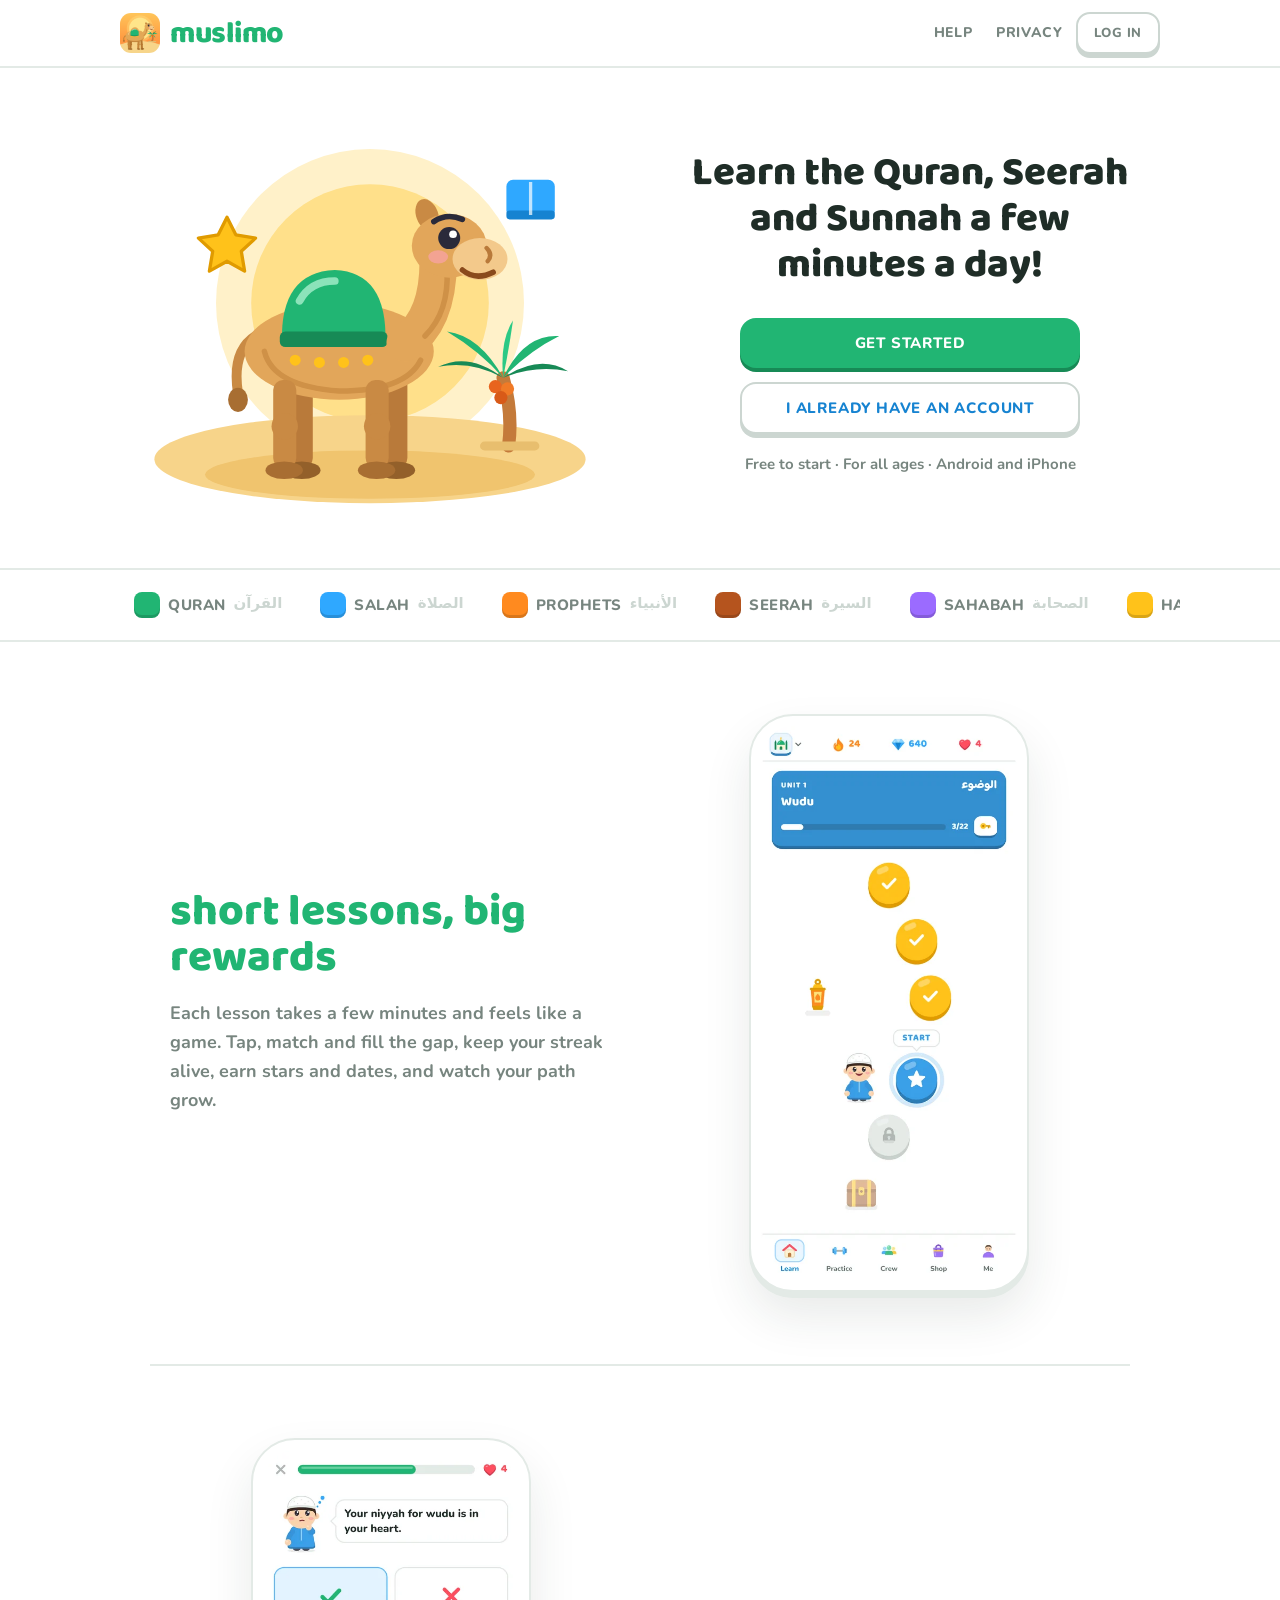
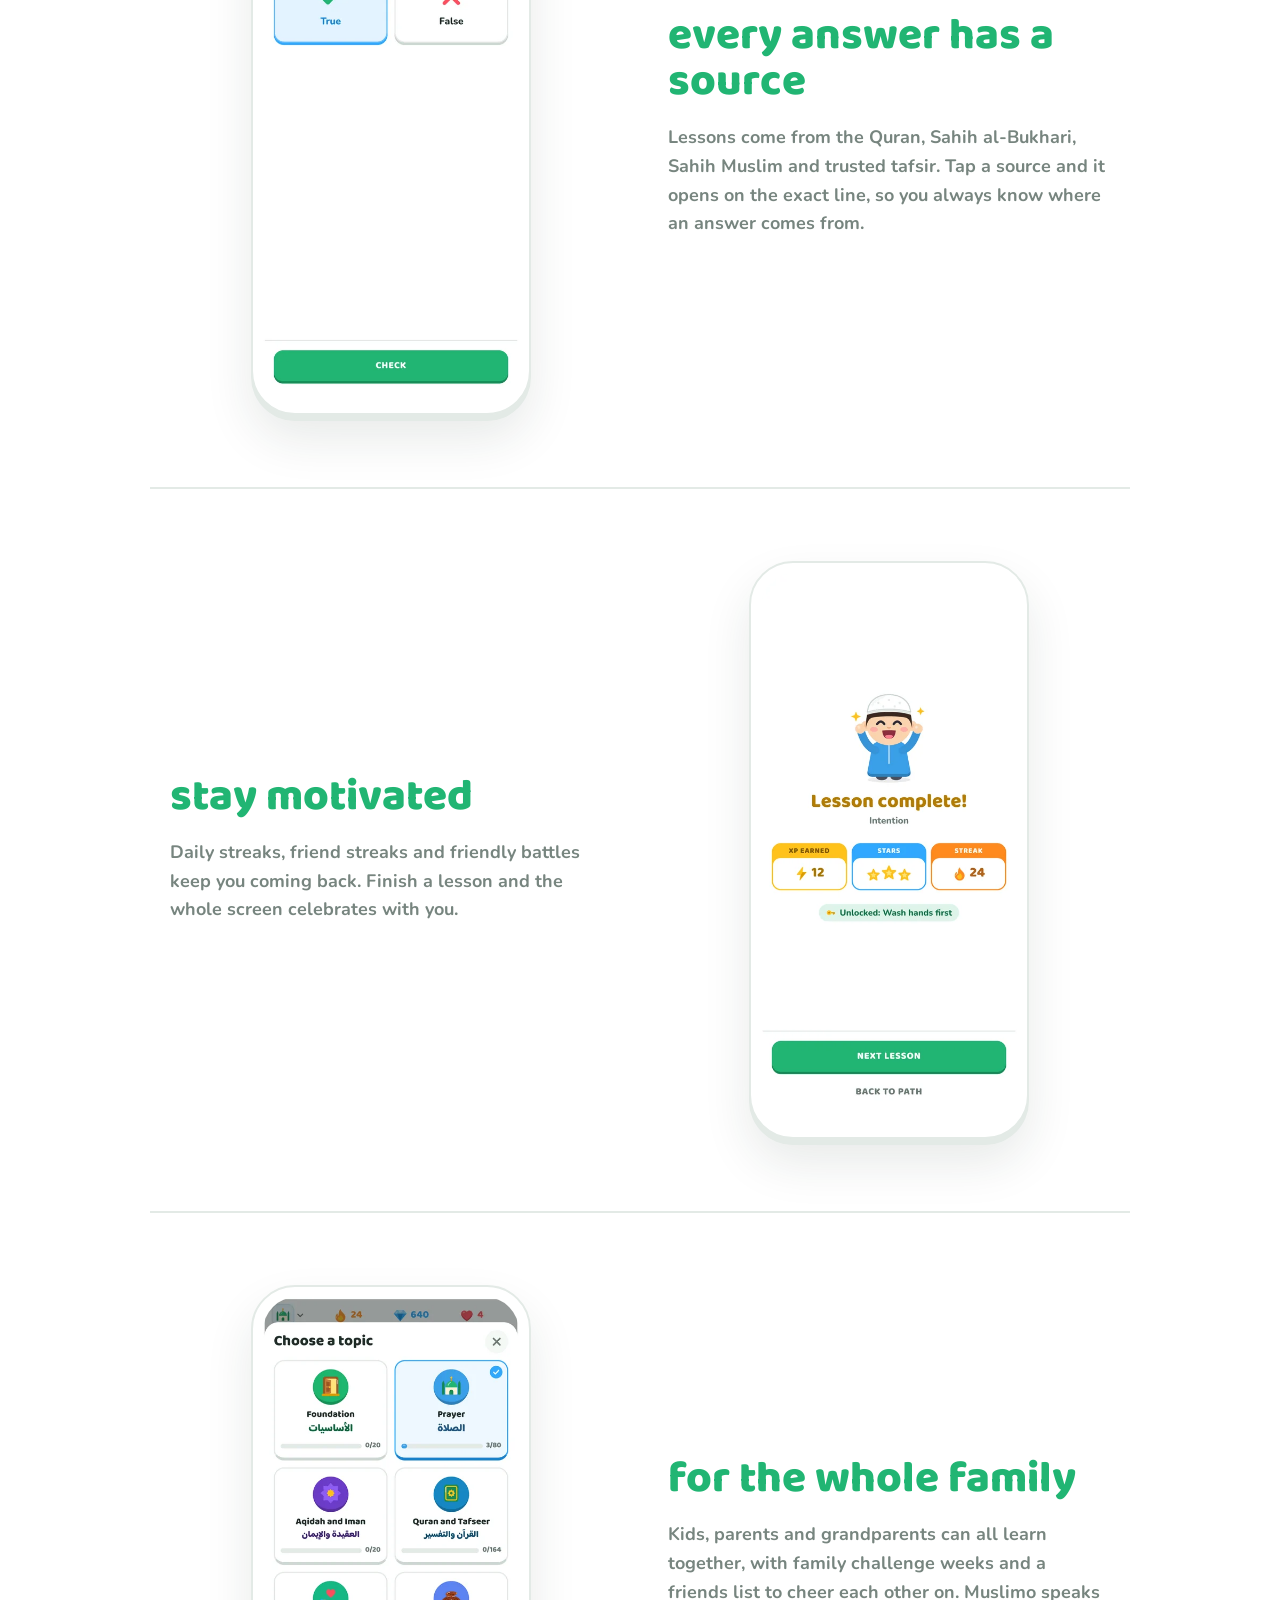
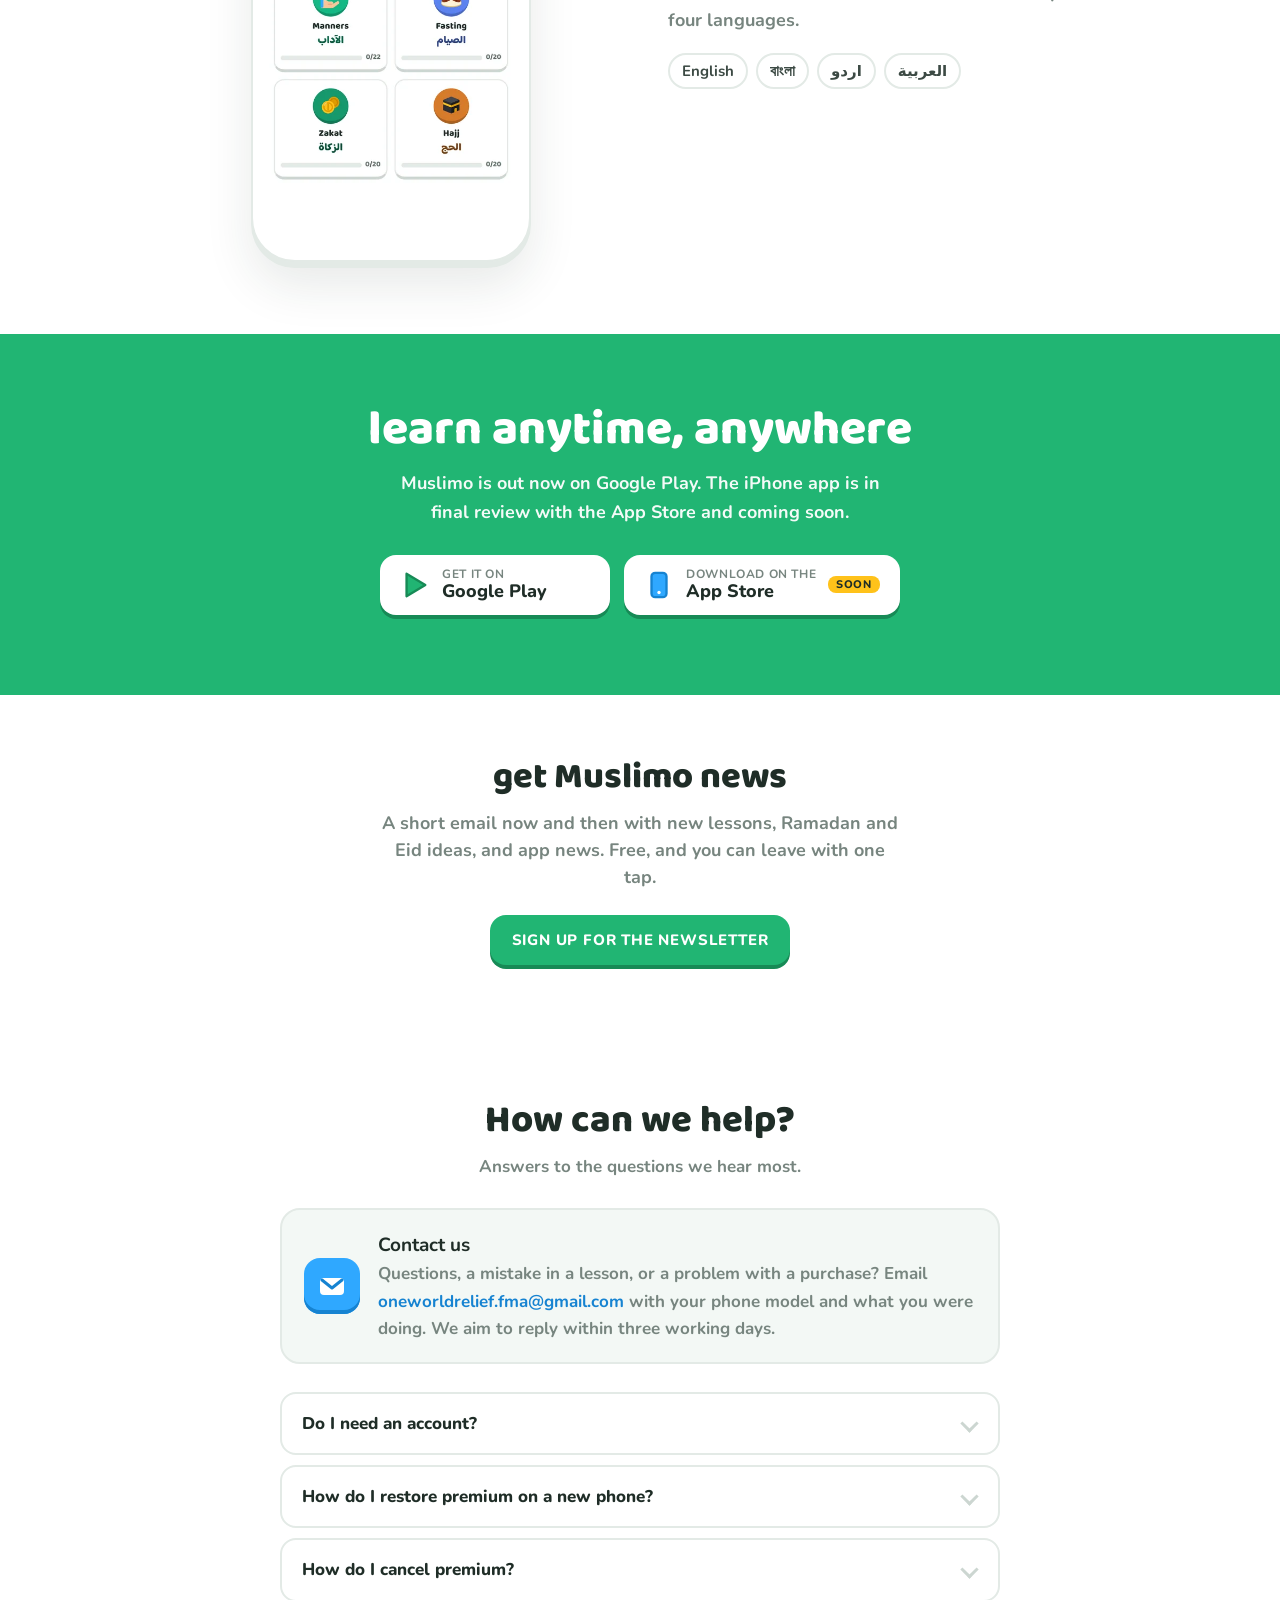
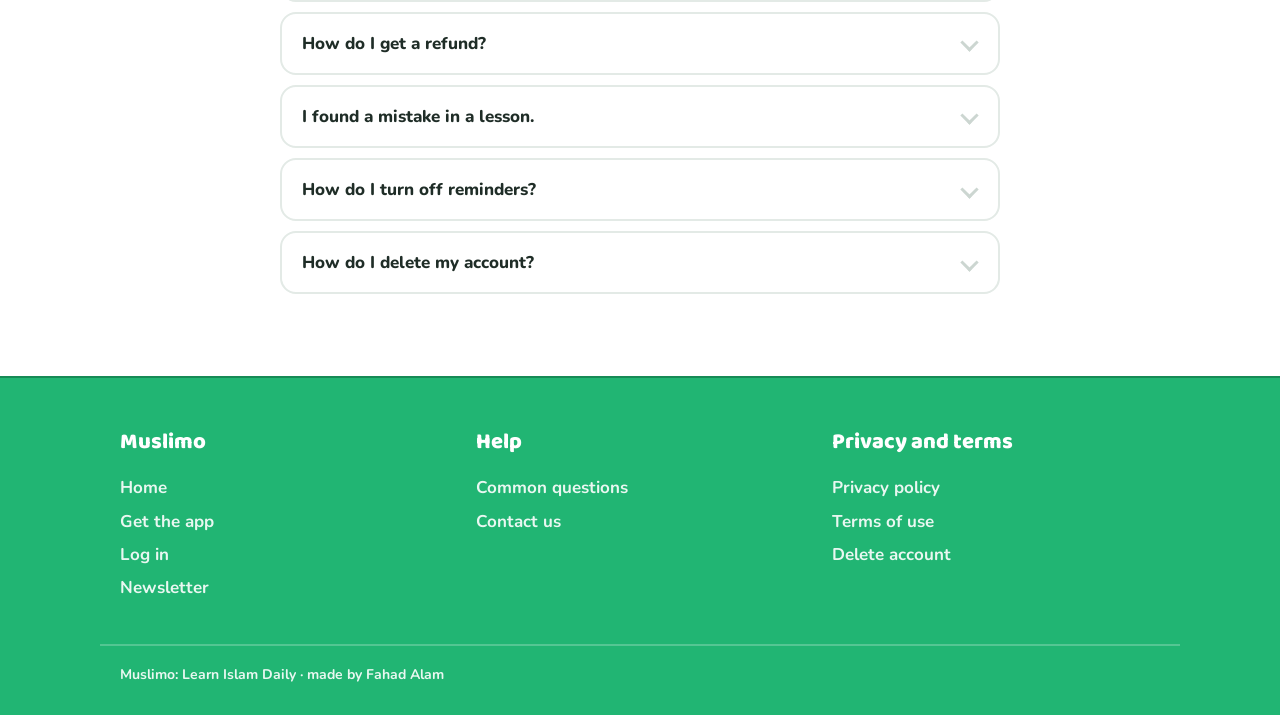
<file: index.html>
<!DOCTYPE html>
<html lang="en">
<head>
<meta charset="utf-8">
<title>Muslimo has moved</title>
<meta name="robots" content="noindex">
<link rel="canonical" href="https://fahadbin-alam.github.io/Muslimo/">
<meta http-equiv="refresh" content="0; url=/Muslimo/">
<script>location.replace("/Muslimo/" + location.search + location.hash);</script>
</head>
<body>
<p>This page moved to <a href="/Muslimo/">fahadbin-alam.github.io/Muslimo/</a>.</p>
</body>
</html>
</file>
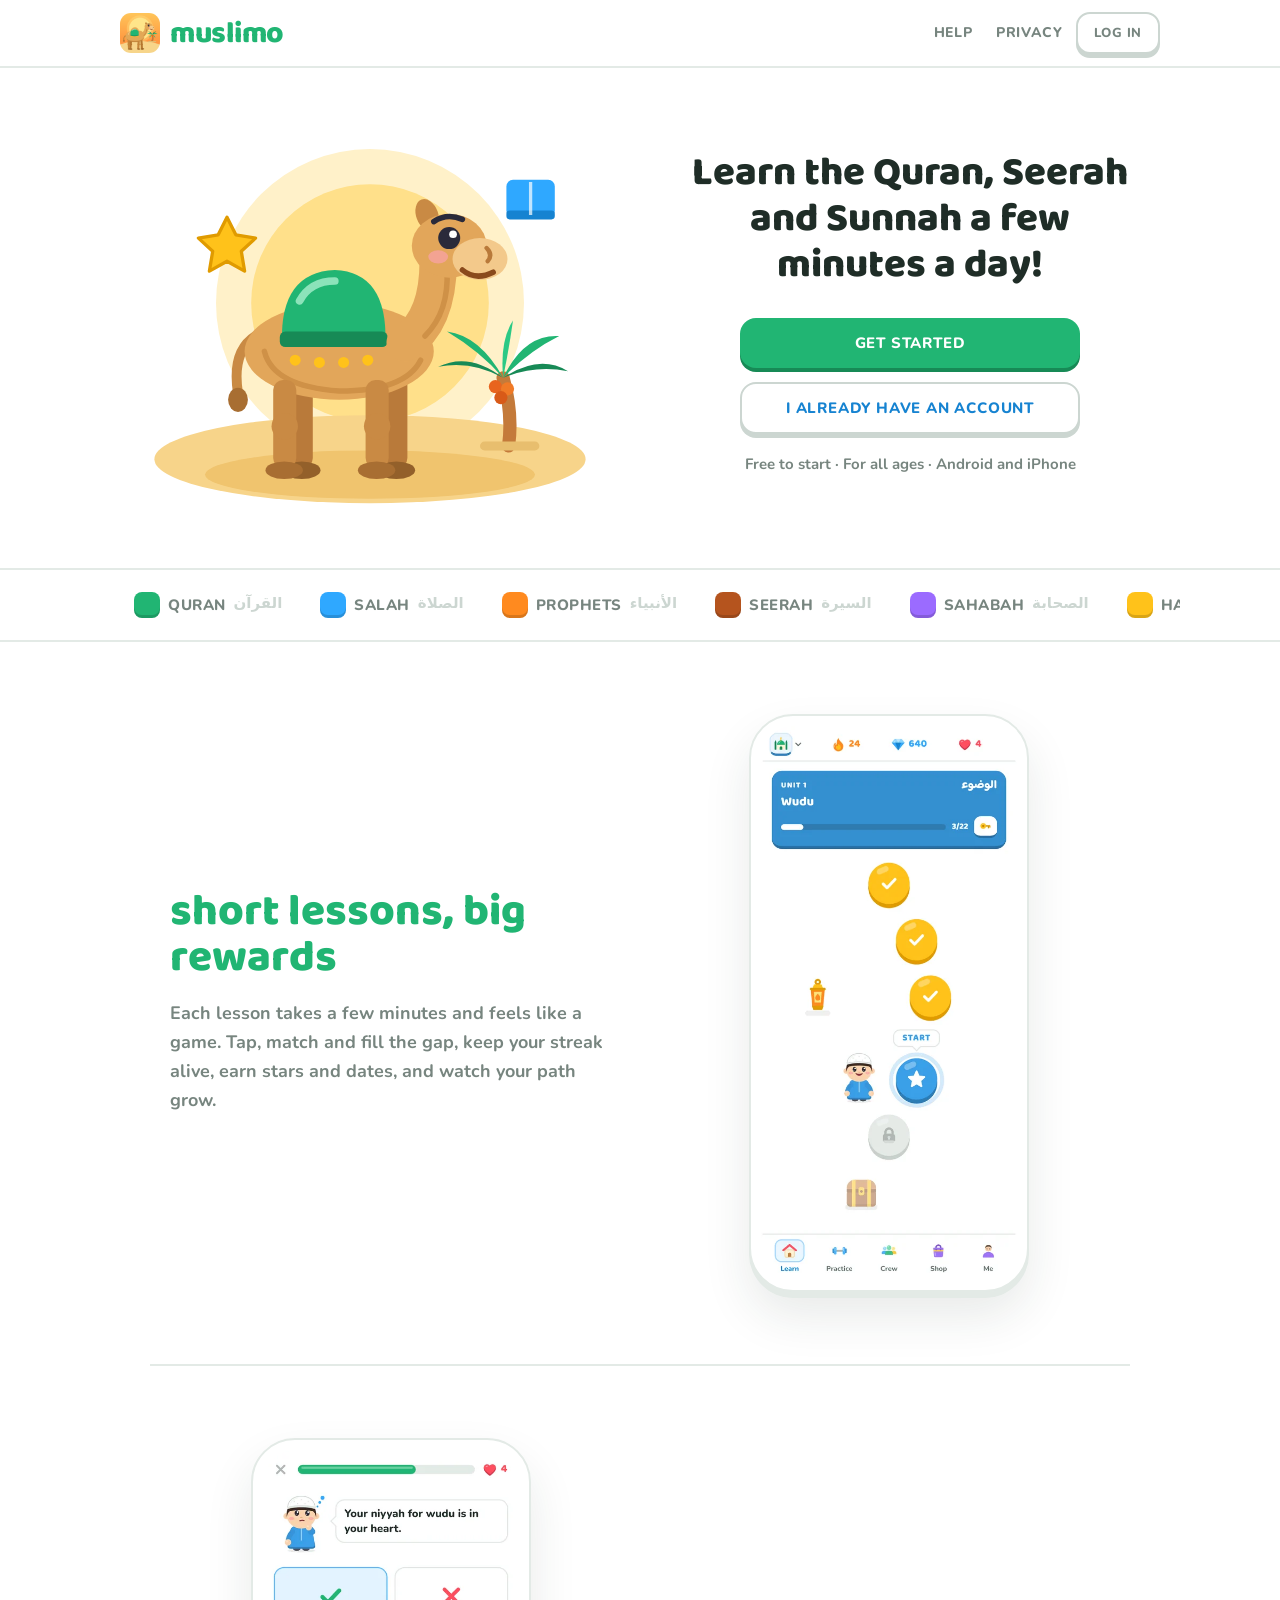
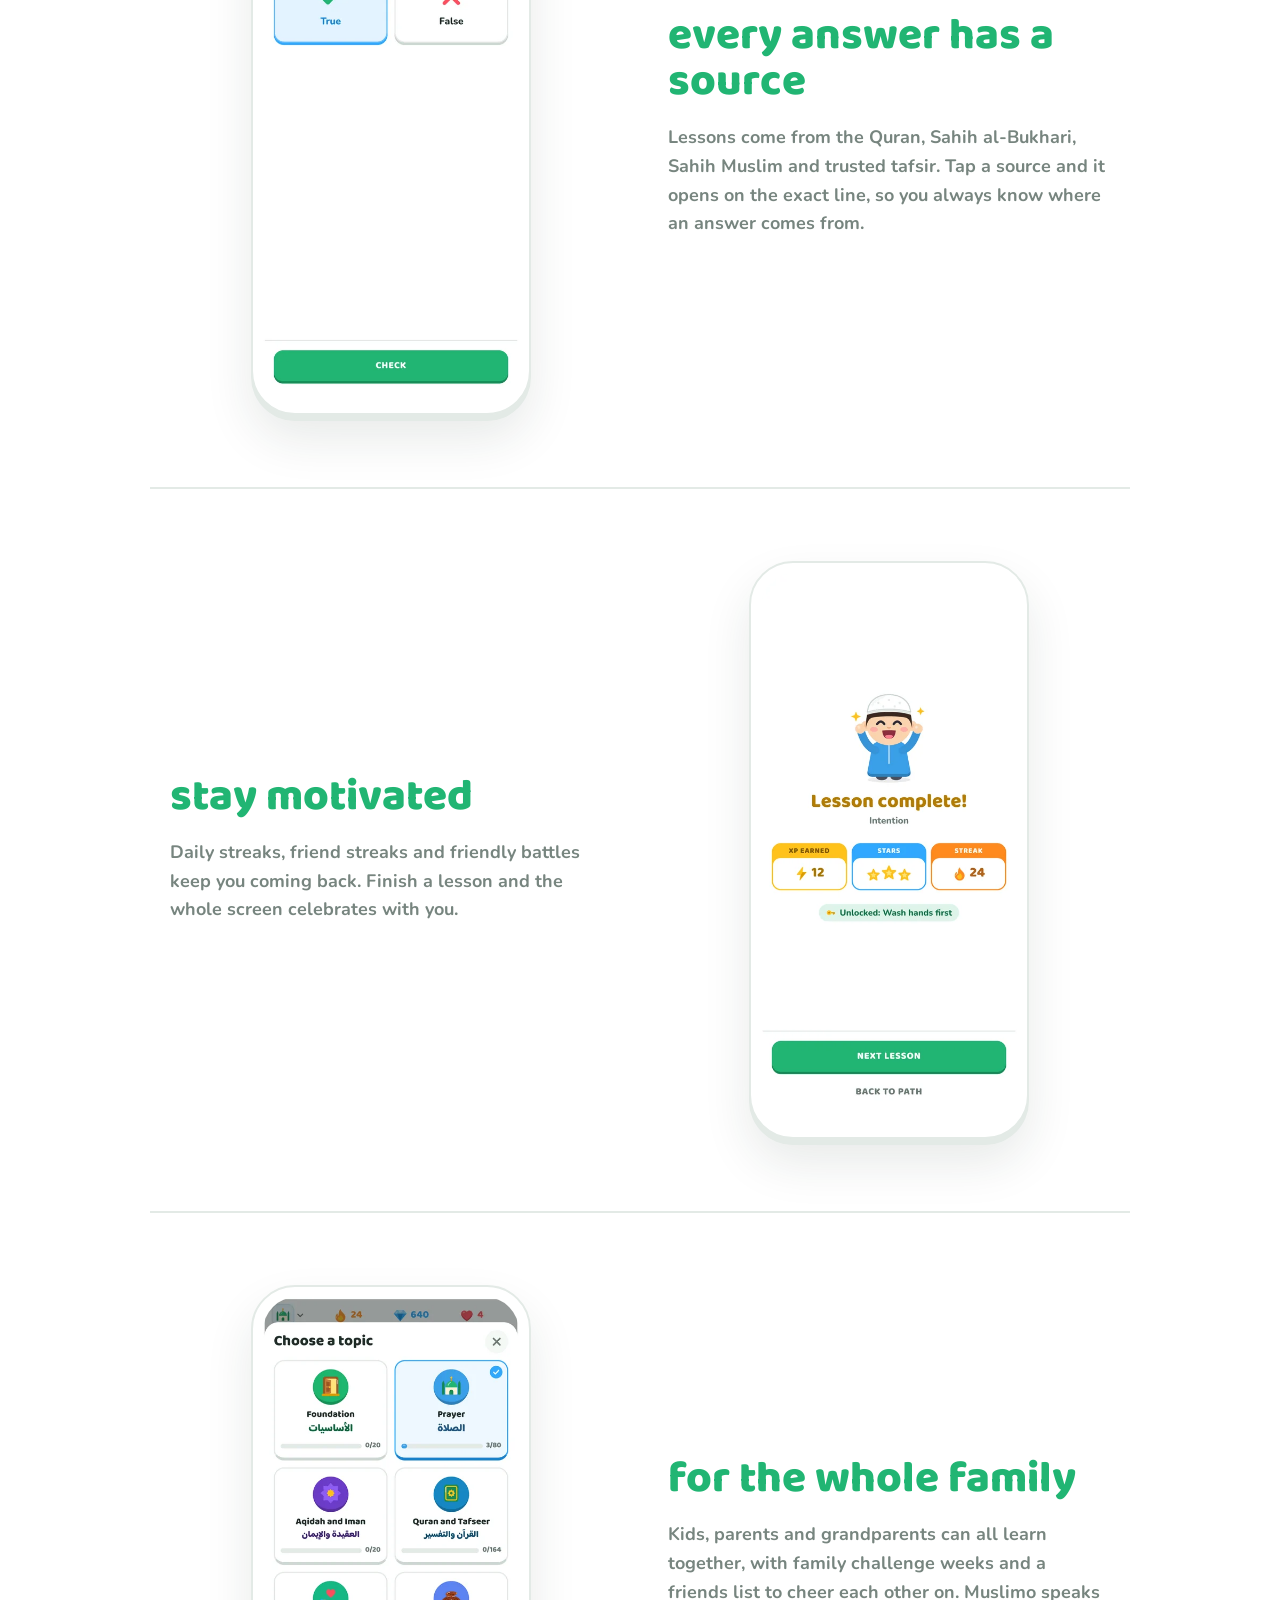
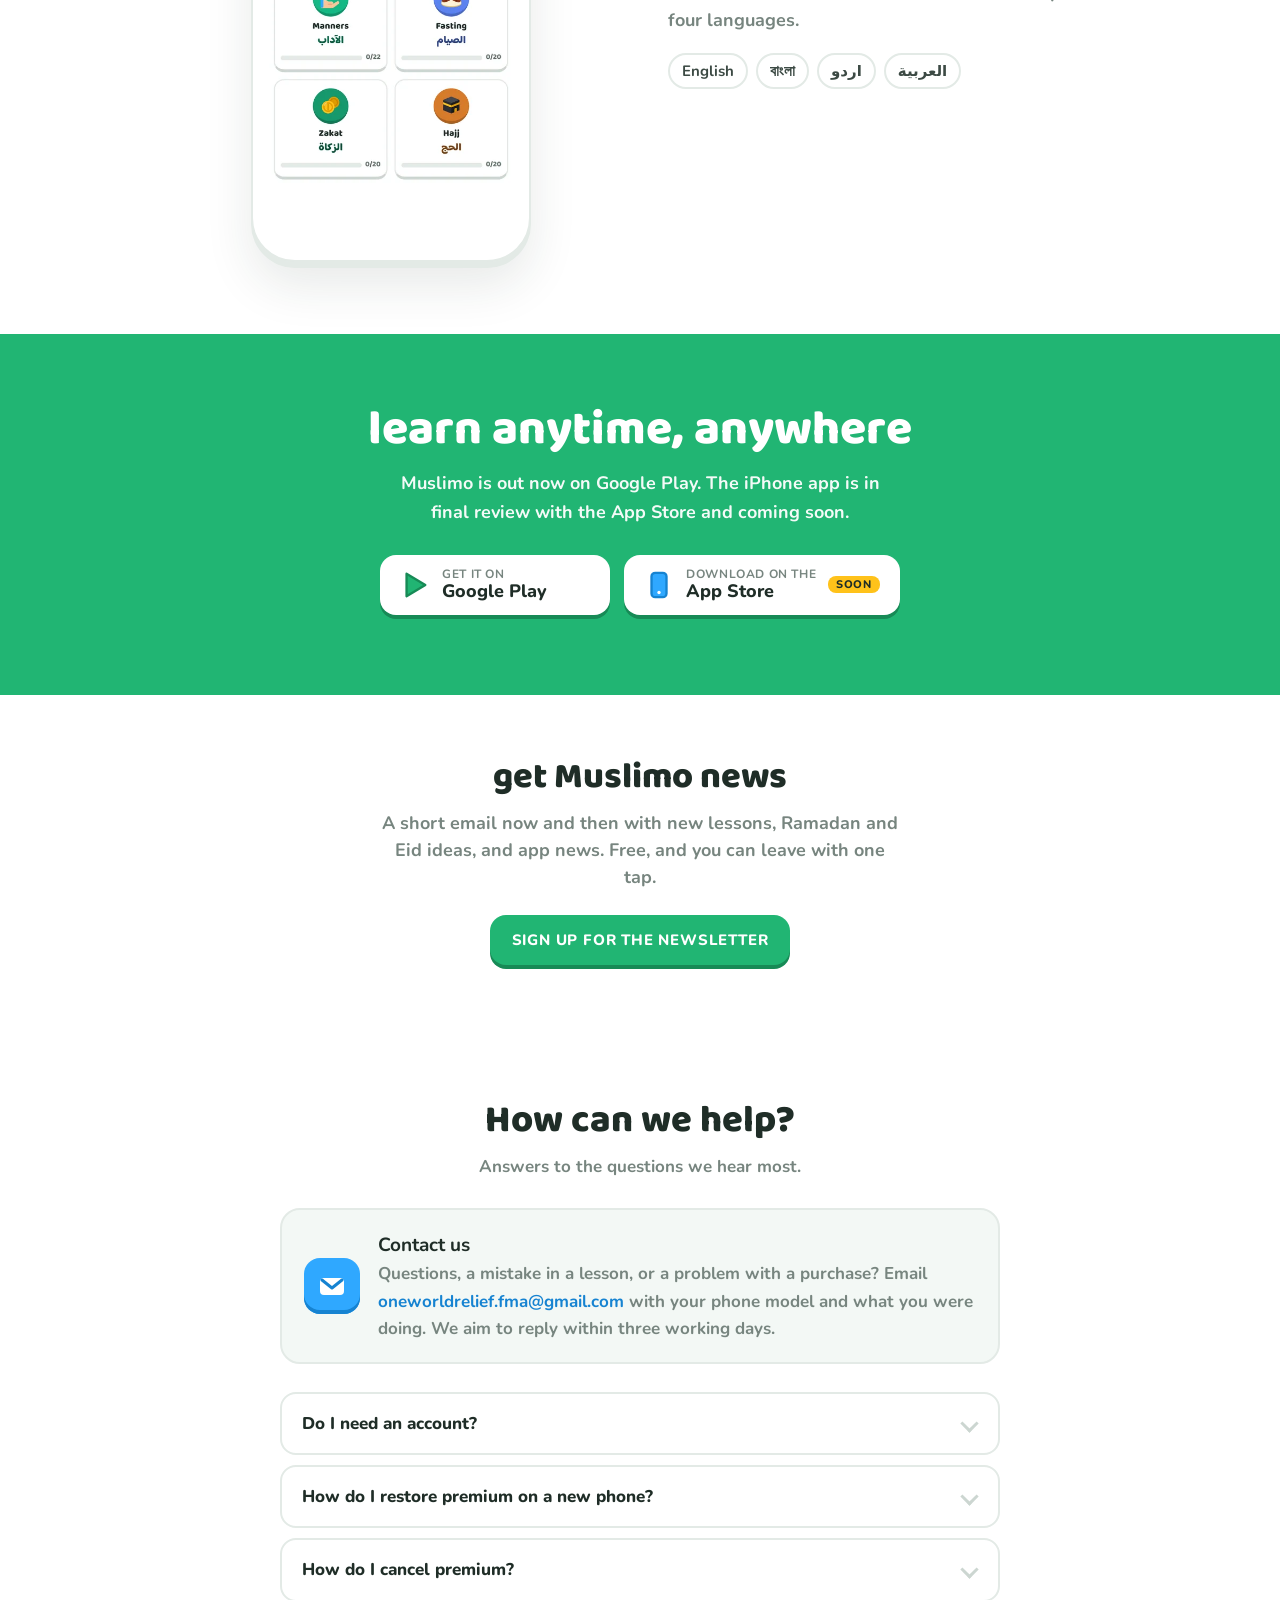
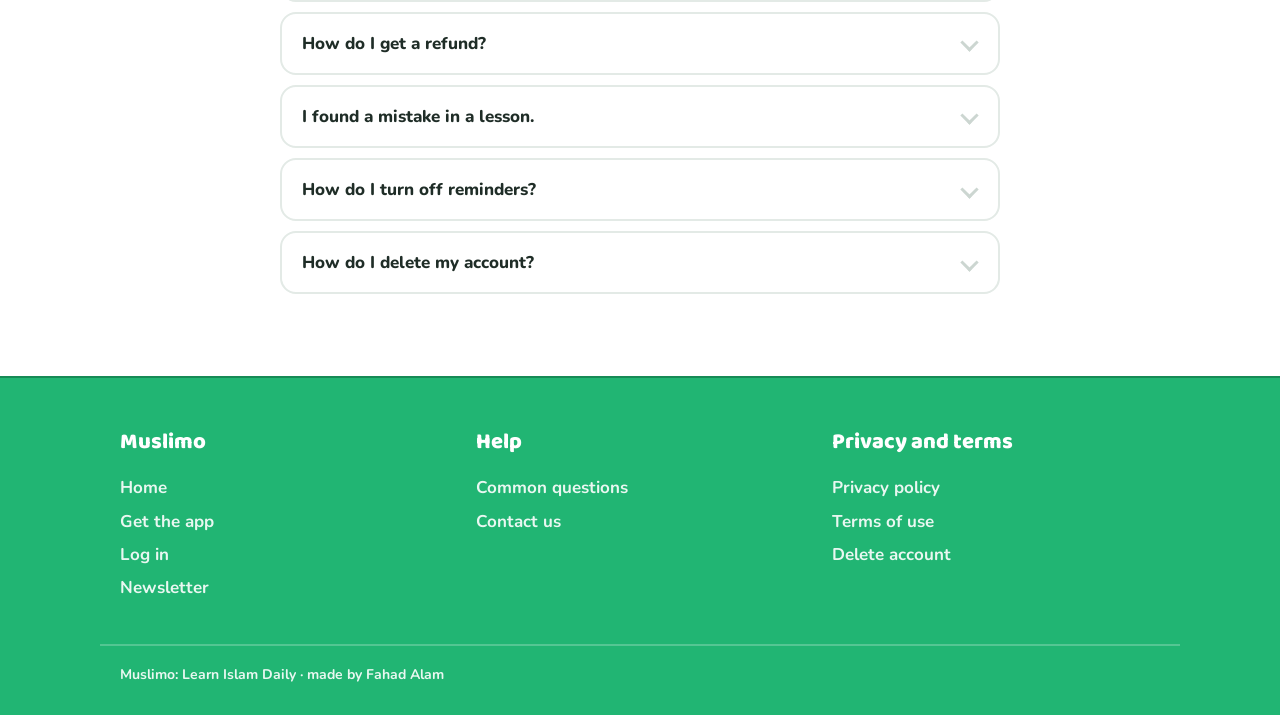
<file: Muslimo/index.html>
<!doctype html>
<html lang="en">
<head>
  <meta charset="utf-8">
  <meta name="viewport" content="width=device-width, initial-scale=1">
  <title>Muslimo: Learn Islam Daily</title>
  <meta name="description" content="Muslimo helps you learn Islam step by step with short, game-like lessons on the Quran, seerah, the Sahabah, hadith and manners. Every answer has a source.">
  <meta name="theme-color" content="#21b573">
  <meta property="og:title" content="Muslimo: Learn Islam Daily">
  <meta property="og:description" content="Short, fun lessons on the Quran, seerah, the Sahabah, hadith and manners. Every answer has a source.">
  <meta property="og:image" content="icon.png">
  <link rel="icon" href="favicon.png">
  <link rel="preload" href="fonts/BalooBhaijaan2_800ExtraBold.woff2" as="font" type="font/woff2" crossorigin>
  <link rel="stylesheet" href="styles.css">
</head>
<body>
  <header class="top">
  <div class="bar">
    <a class="brand" href="./" aria-current="page"><img src="icon.png" alt="" width="40" height="40"><span>muslimo</span></a>
    <nav class="links" aria-label="Main">
      <a class="hide-sm" href="./#help">Help</a>
      <a class="hide-sm" href="privacy.html">Privacy</a>
      <a href="log-in.html" class="btn ghost small">Log in</a>
    </nav>
  </div>
</header>

  <main>
    <section class="hero">
      <!-- Muslimo's camel, drawn to match the app icon. -->
      <svg class="hero-art" viewBox="0 0 400 360" role="img" aria-label="Muslimo's camel standing in the desert next to a date palm">
        <g class="sun-glow">
          <circle cx="200" cy="170" r="140" fill="#FFF1C9"/>
          <circle cx="200" cy="170" r="108" fill="#FFE08A"/>
        </g>
        <ellipse cx="200" cy="312" rx="196" ry="40" fill="#F7D48A"/>
        <ellipse cx="200" cy="326" rx="150" ry="22" fill="#F0C46E"/>

        <!-- date palm -->
        <path d="M326 300 Q330 270 321 238" stroke="#C47A3A" stroke-width="12" fill="none" stroke-linecap="round"/>
        <rect x="300" y="296" width="54" height="8" rx="4" fill="#E8BE6E"/>
        <g class="palm-leaves">
          <path d="M321 238 Q290 214 262 228 Q292 222 321 238" fill="#178A56"/>
          <path d="M321 238 Q300 200 270 196 Q300 214 321 238" fill="#21B573"/>
          <path d="M321 238 Q340 198 372 200 Q344 214 321 238" fill="#21B573"/>
          <path d="M321 238 Q354 216 380 232 Q350 226 321 238" fill="#178A56"/>
          <path d="M321 238 Q318 204 330 186 Q326 214 321 238" fill="#2BC985"/>
          <circle cx="314" cy="246" r="6" fill="#E8641E"/>
          <circle cx="325" cy="248" r="6" fill="#F07A26"/>
          <circle cx="319" cy="256" r="6" fill="#D85A18"/>
        </g>

        <g class="camel-bob">
          <!-- tail -->
          <path d="M96 200 Q74 214 80 252" stroke="#C98A44" stroke-width="9" fill="none" stroke-linecap="round"/>
          <ellipse cx="80" cy="258" rx="9" ry="11" fill="#A86E32"/>
          <!-- back legs (far side, darker) -->
          <rect x="128" y="236" width="20" height="84" rx="9" fill="#B97A3A"/>
          <rect x="214" y="236" width="20" height="84" rx="9" fill="#B97A3A"/>
          <ellipse cx="138" cy="322" rx="17" ry="8" fill="#93602A"/>
          <ellipse cx="224" cy="322" rx="17" ry="8" fill="#93602A"/>
          <!-- body -->
          <ellipse cx="172" cy="214" rx="86" ry="44" fill="#E2A65A"/>
          <path d="M122 190 Q148 128 196 178 Z" fill="#E2A65A"/>
          <path d="M104 214 Q112 246 172 250 Q232 250 246 222" stroke="#CF9147" stroke-width="5" fill="none" stroke-linecap="round"/>
          <!-- saddle -->
          <path d="M120 206 Q118 142 168 140 Q216 142 214 206 Z" fill="#21B573"/>
          <rect x="118" y="196" width="98" height="14" rx="5" fill="#178A56"/>
          <path d="M136 168 Q146 150 168 150" stroke="#8CE3BA" stroke-width="7" fill="none" stroke-linecap="round"/>
          <circle cx="132" cy="222" r="5" fill="#FFC21A"/>
          <circle cx="154" cy="224" r="5" fill="#FFC21A"/>
          <circle cx="176" cy="224" r="5" fill="#FFC21A"/>
          <circle cx="198" cy="222" r="5" fill="#FFC21A"/>
          <!-- front legs (near side) -->
          <rect x="112" y="240" width="21" height="80" rx="9" fill="#C98A44"/>
          <rect x="196" y="240" width="21" height="80" rx="9" fill="#C98A44"/>
          <circle cx="122.5" cy="282" r="12" fill="#C98A44"/>
          <circle cx="206.5" cy="282" r="12" fill="#C98A44"/>
          <ellipse cx="122" cy="322" rx="17" ry="8" fill="#A86E32"/>
          <ellipse cx="206" cy="322" rx="17" ry="8" fill="#A86E32"/>
          <!-- neck and head -->
          <g class="camel-head">
            <path d="M232 206 Q262 186 262 132" stroke="#E2A65A" stroke-width="34" fill="none" stroke-linecap="round"/>
            <path d="M250 200 Q272 178 270 140" stroke="#CF9147" stroke-width="5" fill="none" stroke-linecap="round"/>
            <ellipse cx="252" cy="90" rx="10" ry="15" fill="#C98A44" transform="rotate(-20 252 90)"/>
            <ellipse cx="272" cy="118" rx="34" ry="29" fill="#E2A65A"/>
            <ellipse cx="300" cy="130" rx="25" ry="19" fill="#F3C98B"/>
            <path d="M306 120 Q312 126 307 132" stroke="#B97A3A" stroke-width="4" fill="none" stroke-linecap="round"/>
            <path d="M284 140 Q296 150 312 142" stroke="#8A4A1C" stroke-width="5" fill="none" stroke-linecap="round"/>
            <path d="M258 96 Q270 88 284 94" stroke="#2A2A3A" stroke-width="5" fill="none" stroke-linecap="round"/>
            <circle cx="272" cy="111" r="10" fill="#2A2A3A"/>
            <circle cx="275.5" cy="107.5" r="3.5" fill="#fff"/>
            <ellipse cx="262" cy="128" rx="9" ry="6" fill="#F7A3A0" opacity="0.8"/>
          </g>
        </g>

        <!-- floating rewards -->
        <g class="float-a">
          <path d="M70 92 l8 16 18 3 -13 12 3 18 -16 -9 -16 9 3 -18 -13 -12 18 -3 Z" fill="#FFC21A" stroke="#E09B00" stroke-width="3" stroke-linejoin="round"/>
        </g>
        <g class="float-b">
          <rect x="324" y="58" width="44" height="34" rx="6" fill="#2FA8FF"/>
          <rect x="324" y="86" width="44" height="8" rx="3" fill="#1683D1"/>
          <path d="M346 60 V90" stroke="#fff" stroke-width="3" opacity="0.7"/>
        </g>
      </svg>

      <div class="hero-copy">
        <h1>Learn the Quran, Seerah and Sunnah a few minutes a day!</h1>
        <div class="actions">
          <a class="btn wide" href="#get-app">Get started</a>
          <a class="btn ghost wide" href="log-in.html">I already have an account</a>
        </div>
        <p class="note">Free to start · For all ages · Android and iPhone</p>
      </div>
    </section>

    <nav class="topics" aria-label="What you can learn">
      <ul>
        <li><span class="dot" style="background:#21B573"></span>Quran <span class="ar" lang="ar">القرآن</span></li>
        <li><span class="dot" style="background:#2FA8FF"></span>Salah <span class="ar" lang="ar">الصلاة</span></li>
        <li><span class="dot" style="background:#FF8A1F"></span>Prophets <span class="ar" lang="ar">الأنبياء</span></li>
        <li><span class="dot" style="background:#B5541E"></span>Seerah <span class="ar" lang="ar">السيرة</span></li>
        <li><span class="dot" style="background:#9B6BFF"></span>Sahabah <span class="ar" lang="ar">الصحابة</span></li>
        <li><span class="dot" style="background:#FFC21A"></span>Hadith <span class="ar" lang="ar">الحديث</span></li>
        <li><span class="dot" style="background:#FF4D5E"></span>Manners <span class="ar" lang="ar">الآداب</span></li>
        <li><span class="dot" style="background:#13B5B1"></span>Duas <span class="ar" lang="ar">الأدعية</span></li>
        <li><span class="dot" style="background:#5B7CFA"></span>Fasting <span class="ar" lang="ar">الصيام</span></li>
        <li><span class="dot" style="background:#178A56"></span>Hajj <span class="ar" lang="ar">الحج</span></li>
      </ul>
    </nav>

    <section class="feature">
      <div class="feature-copy">
        <h2>short lessons, big rewards</h2>
        <p>Each lesson takes a few minutes and feels like a game. Tap, match and fill the gap, keep your streak alive, earn stars and dates, and watch your path grow.</p>
      </div>
      <div class="phone"><img src="img/app-path.webp" alt="The Muslimo learning path with finished lessons and the next lesson to start" width="480" height="1039" loading="lazy"></div>
    </section>

    <section class="feature flip">
      <div class="feature-copy">
        <h2>every answer has a source</h2>
        <p>Lessons come from the Quran, Sahih al-Bukhari, Sahih Muslim and trusted tafsir. Tap a source and it opens on the exact line, so you always know where an answer comes from.</p>
      </div>
      <div class="phone"><img src="img/app-question.webp" alt="A true or false question about the intention for wudu" width="480" height="1039" loading="lazy"></div>
    </section>

    <section class="feature">
      <div class="feature-copy">
        <h2>stay motivated</h2>
        <p>Daily streaks, friend streaks and friendly battles keep you coming back. Finish a lesson and the whole screen celebrates with you.</p>
      </div>
      <div class="phone"><img src="img/app-complete.webp" alt="Lesson complete screen showing XP earned, three stars and a 24 day streak" width="480" height="1039" loading="lazy"></div>
    </section>

    <section class="feature flip">
      <div class="feature-copy">
        <h2>for the whole family</h2>
        <p>Kids, parents and grandparents can all learn together, with family challenge weeks and a friends list to cheer each other on. Muslimo speaks four languages.</p>
        <div class="pill-row">
          <span class="pill">English</span>
          <span class="pill" lang="bn">বাংলা</span>
          <span class="pill" lang="ur">اردو</span>
          <span class="pill" lang="ar">العربية</span>
        </div>
      </div>
      <div class="phone"><img src="img/app-topics.webp" alt="Choose a topic: Foundation, Prayer, Aqidah, Quran and Tafseer, Manners, Fasting, Zakat and Hajj" width="480" height="1039" loading="lazy"></div>
    </section>

    <section class="band" id="get-app">
      <h2>learn anytime, anywhere</h2>
      <p>Muslimo is out now on Google Play. The iPhone app is in final review with the App Store and coming soon.</p>
      <div class="stores">
        <!-- When the iPhone listing goes public, turn its box into a link like Google Play's and remove its "Soon" tag. -->
        <a class="store" href="https://play.google.com/store/apps/details?id=com.islamiclearning.muslimo" target="_blank" rel="noopener">
          <svg viewBox="0 0 32 32" aria-hidden="true"><path d="M7 4 L27 16 L7 28 Z" fill="#21B573" stroke="#178A56" stroke-width="2.5" stroke-linejoin="round"/></svg>
          <div><small>Get it on</small><strong>Google Play</strong></div>
        </a>
        <div class="store">
          <svg viewBox="0 0 32 32" aria-hidden="true"><rect x="8" y="3" width="16" height="26" rx="4" fill="#2FA8FF" stroke="#1683D1" stroke-width="2.5"/><circle cx="16" cy="24" r="1.8" fill="#fff"/></svg>
          <div><small>Download on the</small><strong>App Store</strong></div>
          <span class="soon">Soon</span>
        </div>
      </div>
    </section>

    <section class="news" id="newsletter">
      <h2>get Muslimo news</h2>
      <p>A short email now and then with new lessons, Ramadan and Eid ideas, and app news. Free, and you can leave with one tap.</p>
      <a class="btn" href="newsletter.html">Sign up for the newsletter</a>
    </section>

    <section class="help" id="help">
      <h2>How can we help?</h2>
      <p class="lead">Answers to the questions we hear most.</p>

      <div class="contact">
        <span class="mail-icon" aria-hidden="true">
          <svg width="30" height="30" viewBox="0 0 30 30"><rect x="3" y="7" width="24" height="17" rx="4" fill="#fff"/><path d="M5 9 L15 17 L25 9" stroke="#1683D1" stroke-width="3" fill="none" stroke-linecap="round" stroke-linejoin="round"/></svg>
        </span>
        <p><strong>Contact us</strong>Questions, a mistake in a lesson, or a problem with a purchase? Email <a href="mailto:oneworldrelief.fma@gmail.com">oneworldrelief.fma@gmail.com</a> with your phone model and what you were doing. We aim to reply within three working days.</p>
      </div>

      <div class="faq">
        <details>
          <summary>Do I need an account?</summary>
          <p>No. You can start learning straight away. An account saves your progress so you can keep it on a new phone.</p>
        </details>
        <details>
          <summary>How do I restore premium on a new phone?</summary>
          <p>Sign in with the same Apple ID or Google account you bought it with, open the shop in Muslimo and tap <strong>Restore purchases</strong>.</p>
        </details>
        <details>
          <summary>How do I cancel premium?</summary>
          <p>On iPhone, open Settings, tap your name, then Subscriptions. On Android, open Google Play, tap your profile, then Payments and subscriptions, then Subscriptions. Premium stays active until the end of the period you paid for.</p>
        </details>
        <details>
          <summary>How do I get a refund?</summary>
          <p>Purchases are handled by Apple or Google. Request a refund at <a href="https://reportaproblem.apple.com">reportaproblem.apple.com</a> or through <a href="https://support.google.com/googleplay/workflow/9813244">Google Play</a>.</p>
        </details>
        <details>
          <summary>I found a mistake in a lesson.</summary>
          <p>JazakAllahu khayran for telling us. Email the lesson name and what looks wrong, with a source if you have one, and we will review it.</p>
        </details>
        <details>
          <summary>How do I turn off reminders?</summary>
          <p>Change reminder settings in the app, or turn off notifications for Muslimo in your phone's settings.</p>
        </details>
        <details>
          <summary>How do I delete my account?</summary>
          <p>Follow the steps on the <a href="delete-account.html">account deletion page</a>.</p>
        </details>
      </div>
    </section>
  </main>

  <footer class="site">
  <div class="foot">
    <div>
      <h3>Muslimo</h3>
      <a href="./" aria-current="page">Home</a>
      <a href="./#get-app">Get the app</a>
      <a href="log-in.html">Log in</a>
      <a href="newsletter.html">Newsletter</a>
    </div>
    <div>
      <h3>Help</h3>
      <a href="./#help">Common questions</a>
      <a href="mailto:oneworldrelief.fma@gmail.com">Contact us</a>
    </div>
    <div>
      <h3>Privacy and terms</h3>
      <a href="privacy.html">Privacy policy</a>
      <a href="terms.html">Terms of use</a>
      <a href="delete-account.html">Delete account</a>
    </div>
  </div>
  <div class="foot-base">Muslimo: Learn Islam Daily · made by Fahad Alam</div>
</footer>
</body>
</html>
</file>
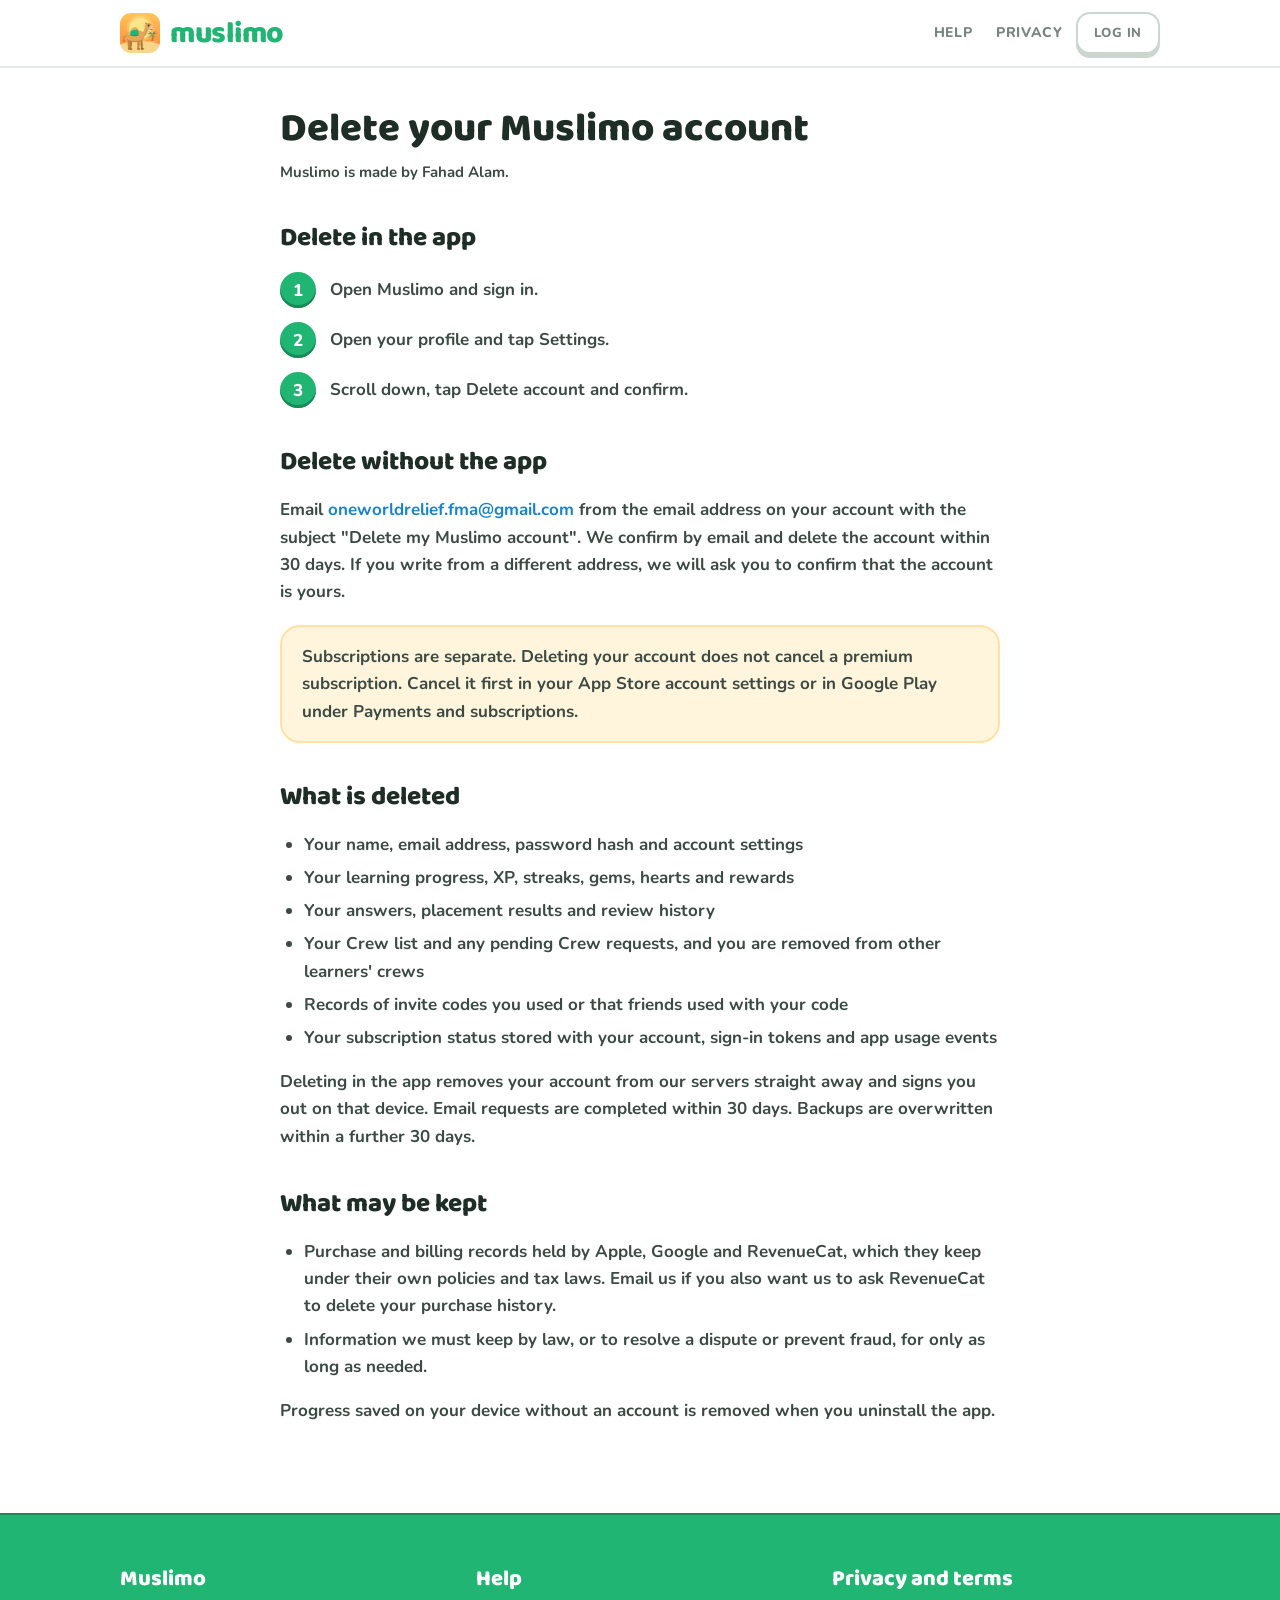
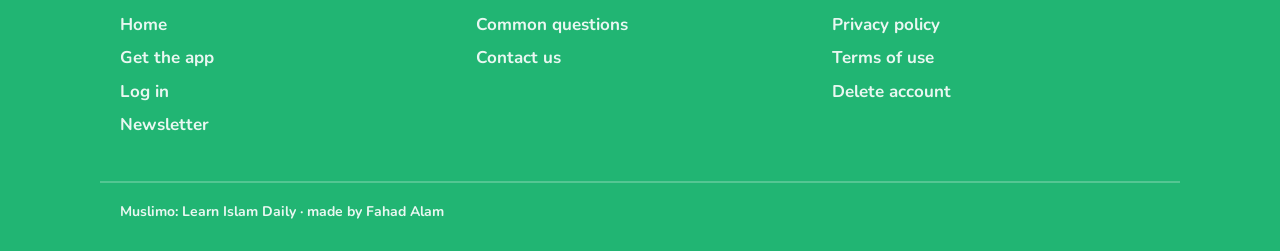
<file: Islamic-Learning-Duolingo-Style/delete-account.html>
<!DOCTYPE html>
<html lang="en">
<head>
<meta charset="utf-8">
<title>Muslimo has moved</title>
<meta name="robots" content="noindex">
<link rel="canonical" href="https://fahadbin-alam.github.io/Muslimo/delete-account.html">
<meta http-equiv="refresh" content="0; url=/Muslimo/delete-account.html">
<script>location.replace("/Muslimo/delete-account.html" + location.search + location.hash);</script>
</head>
<body>
<p>This page moved to <a href="/Muslimo/delete-account.html">fahadbin-alam.github.io/Muslimo/delete-account.html</a>.</p>
</body>
</html>
</file>
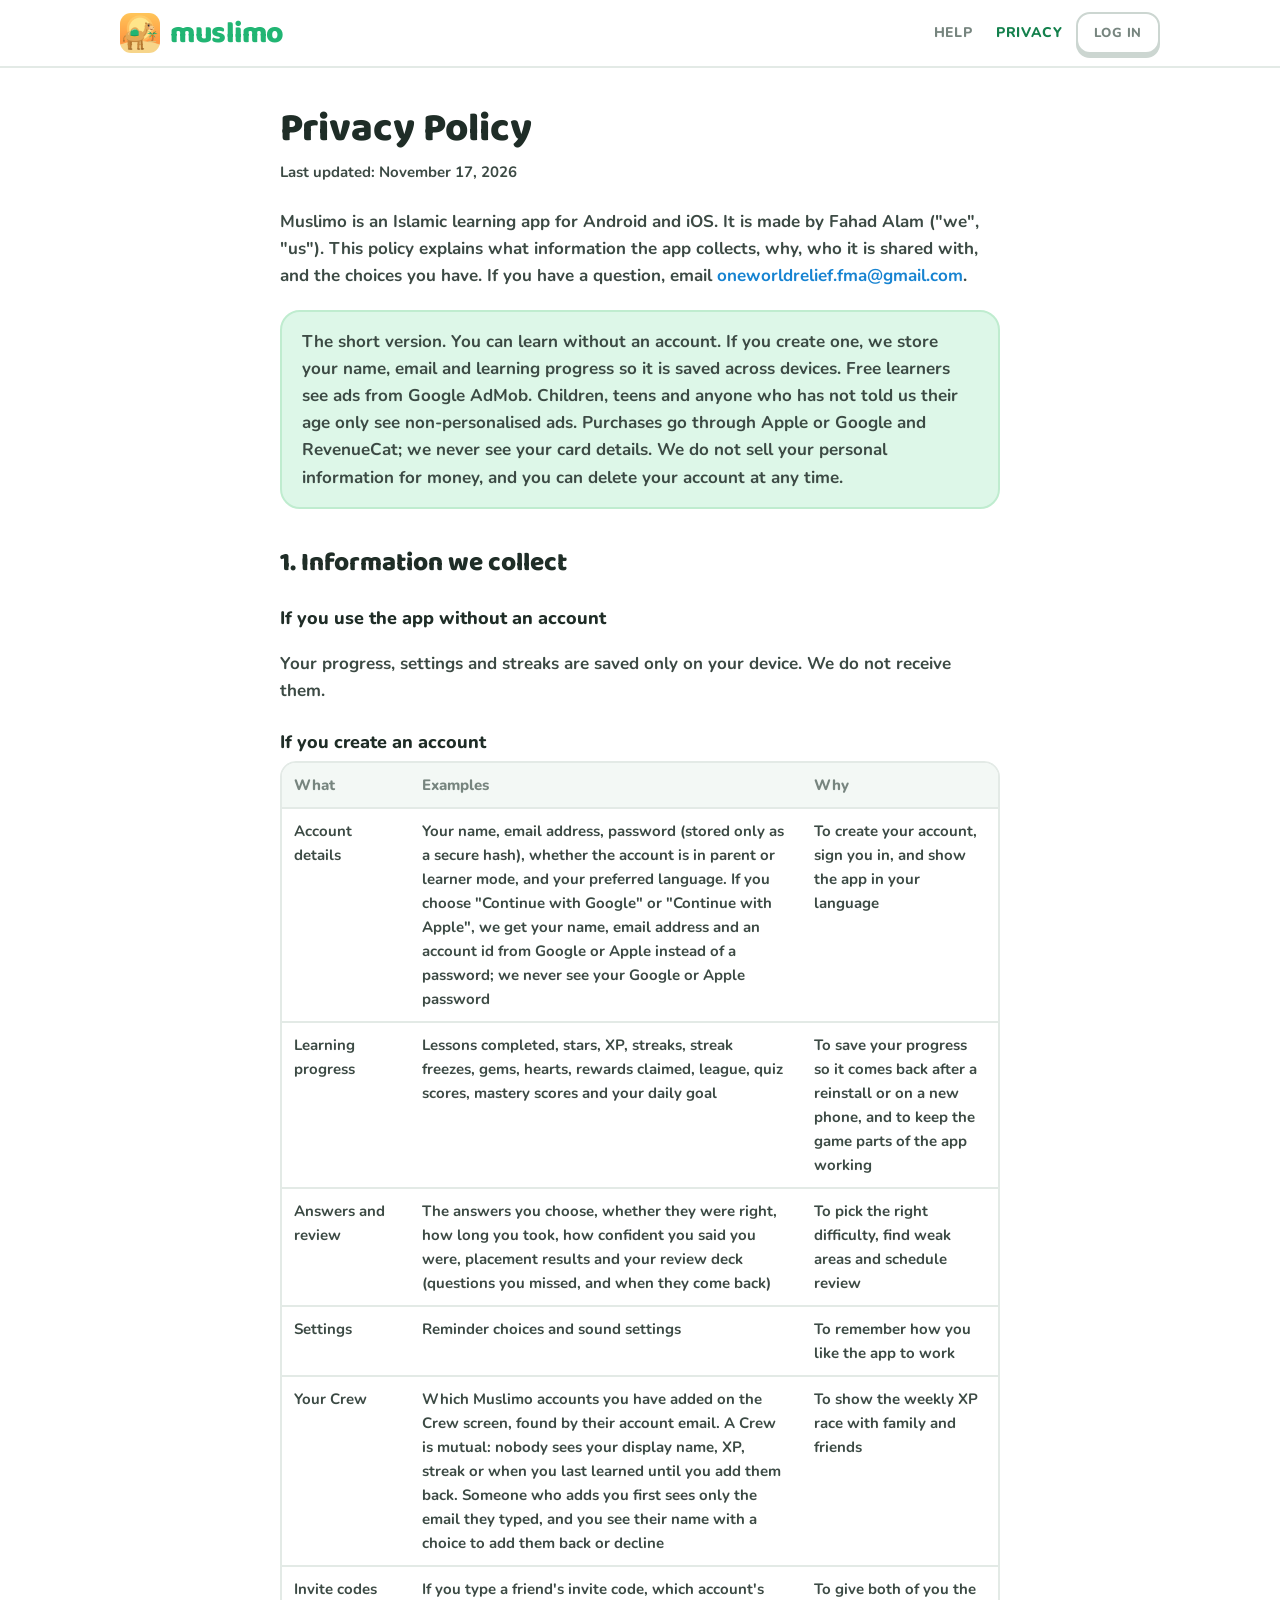
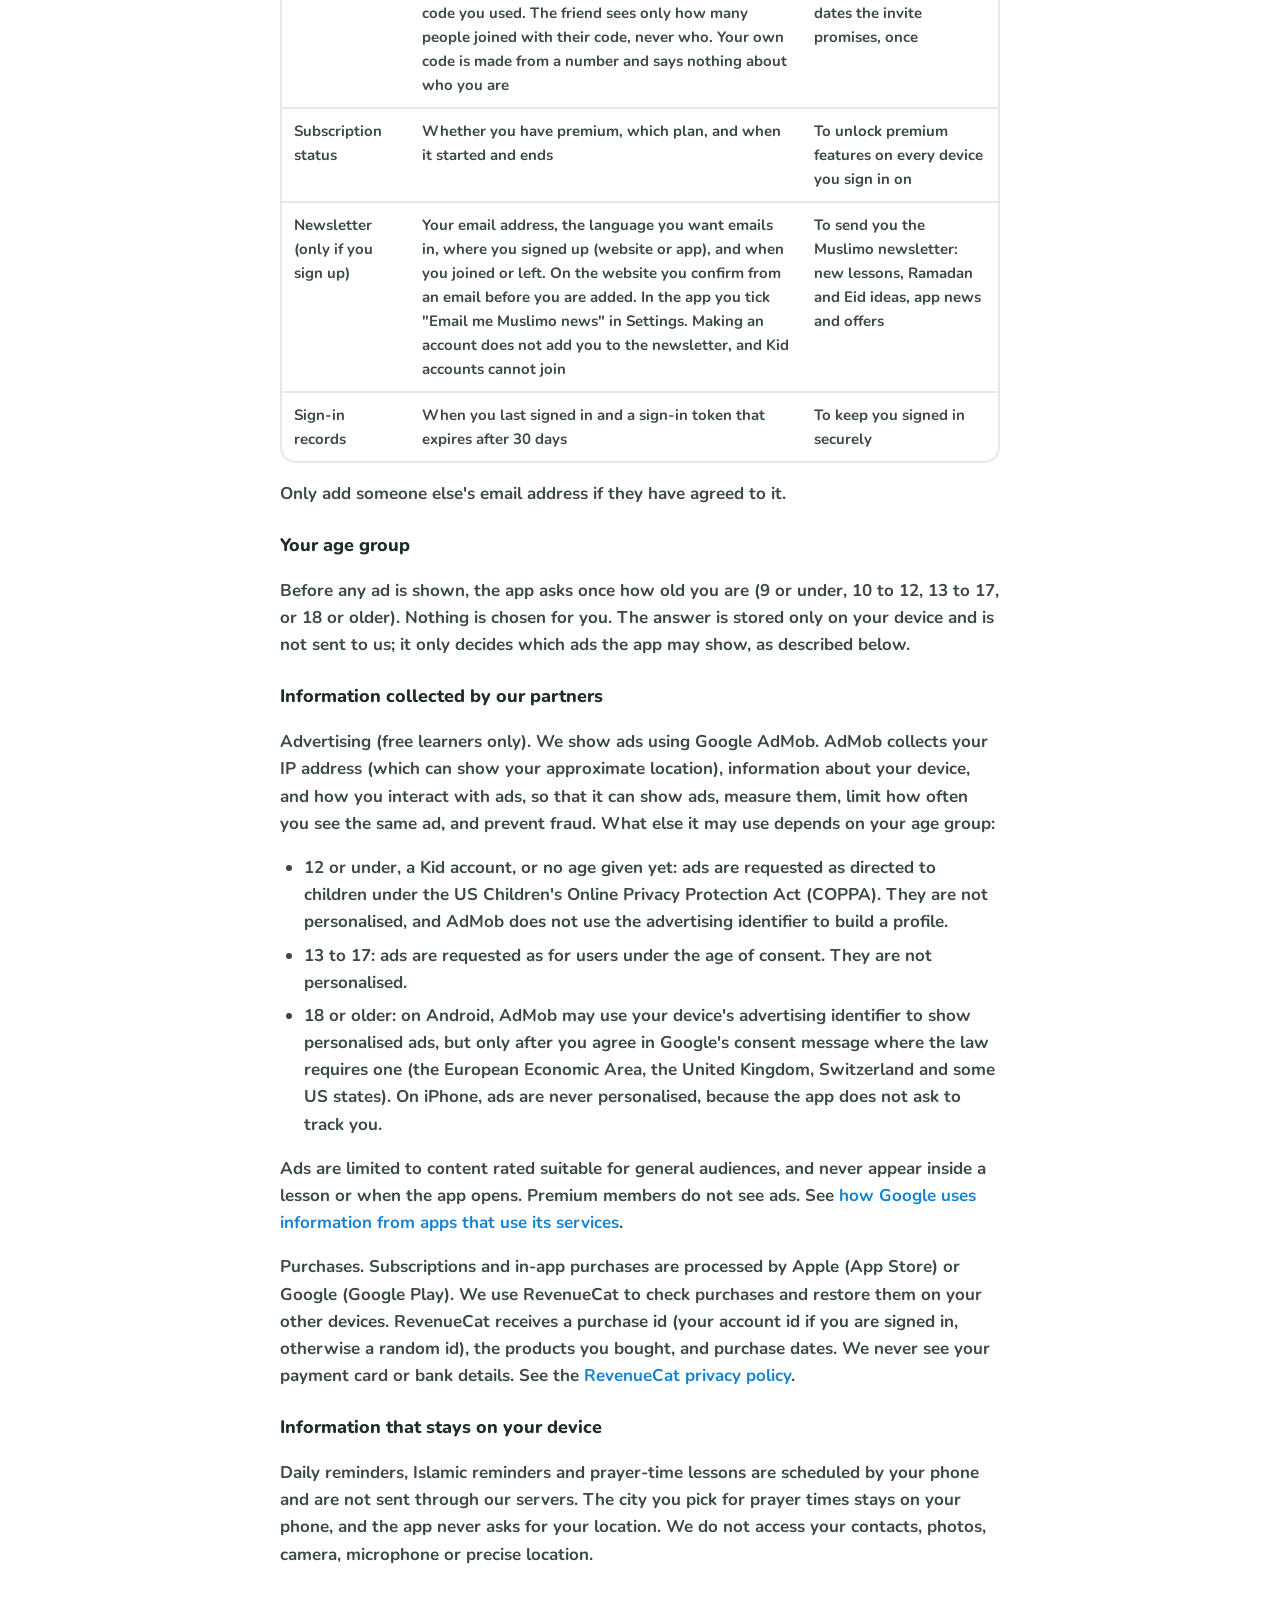
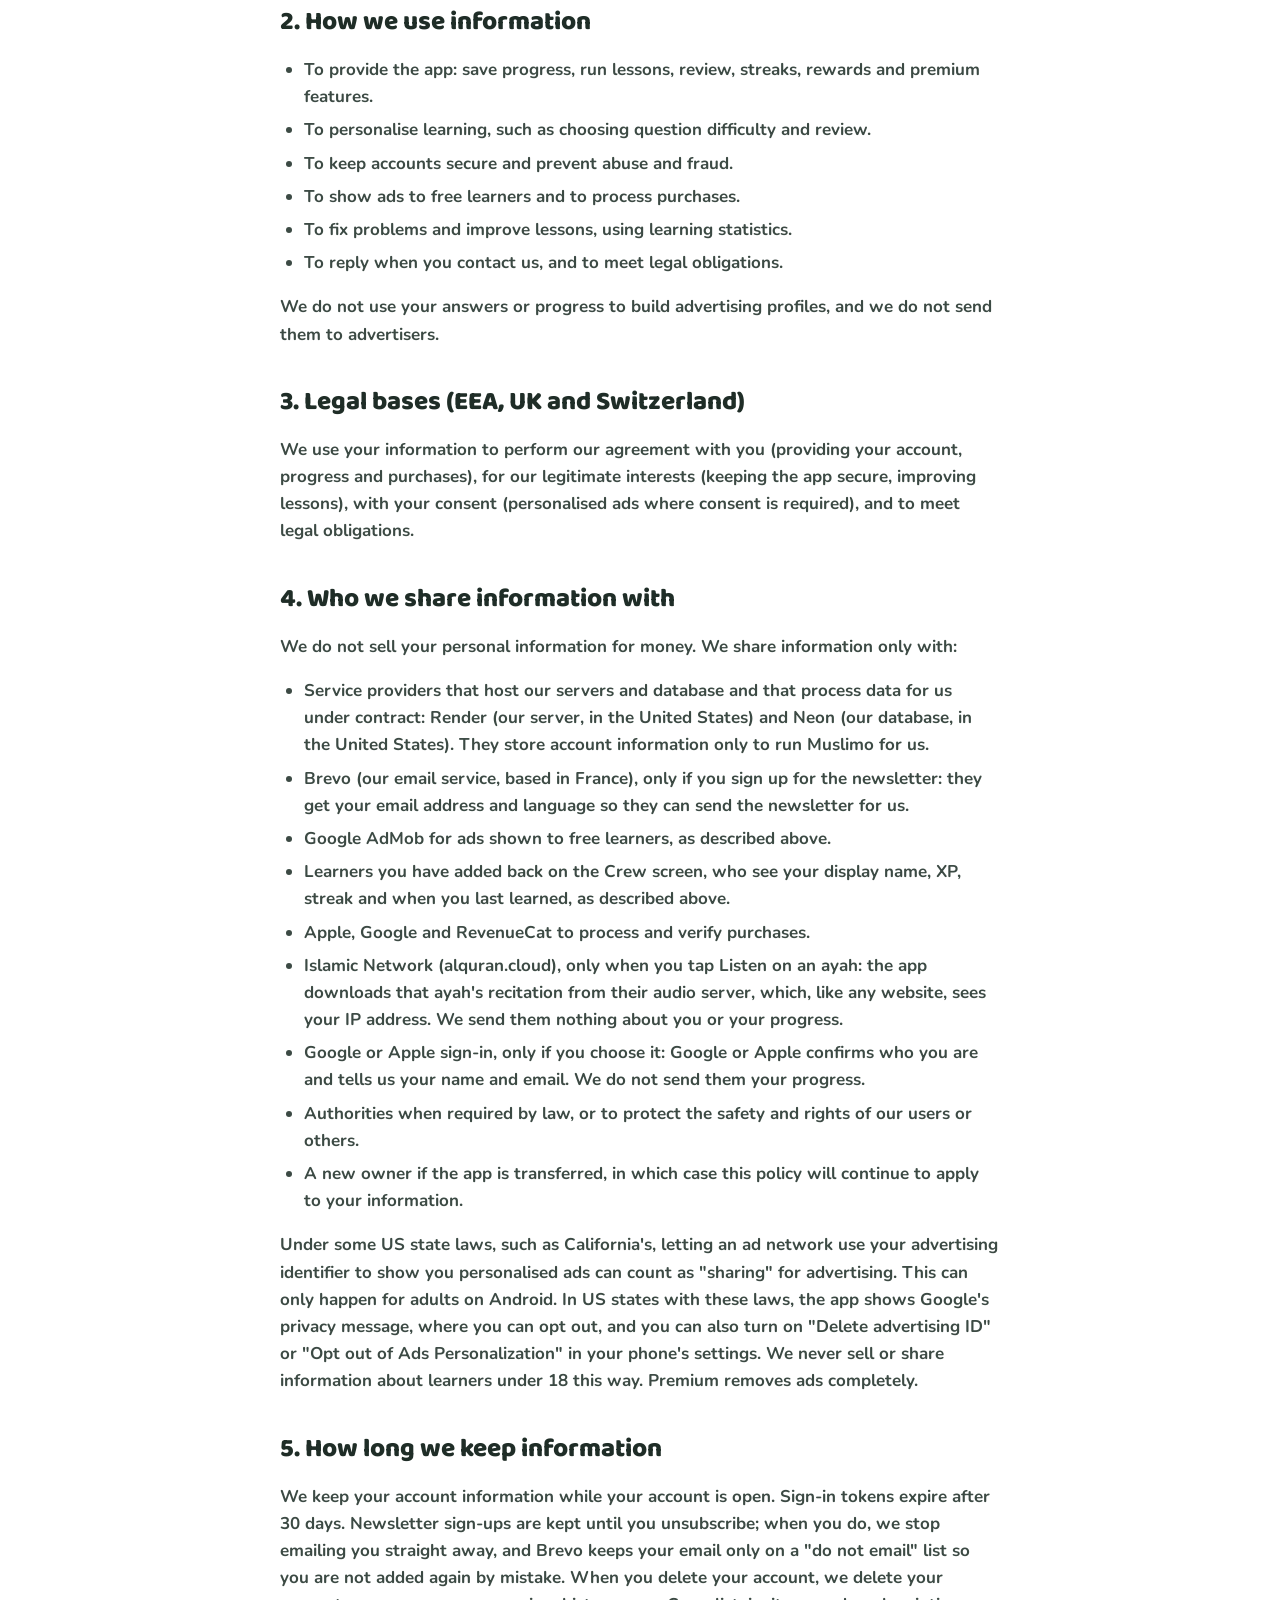
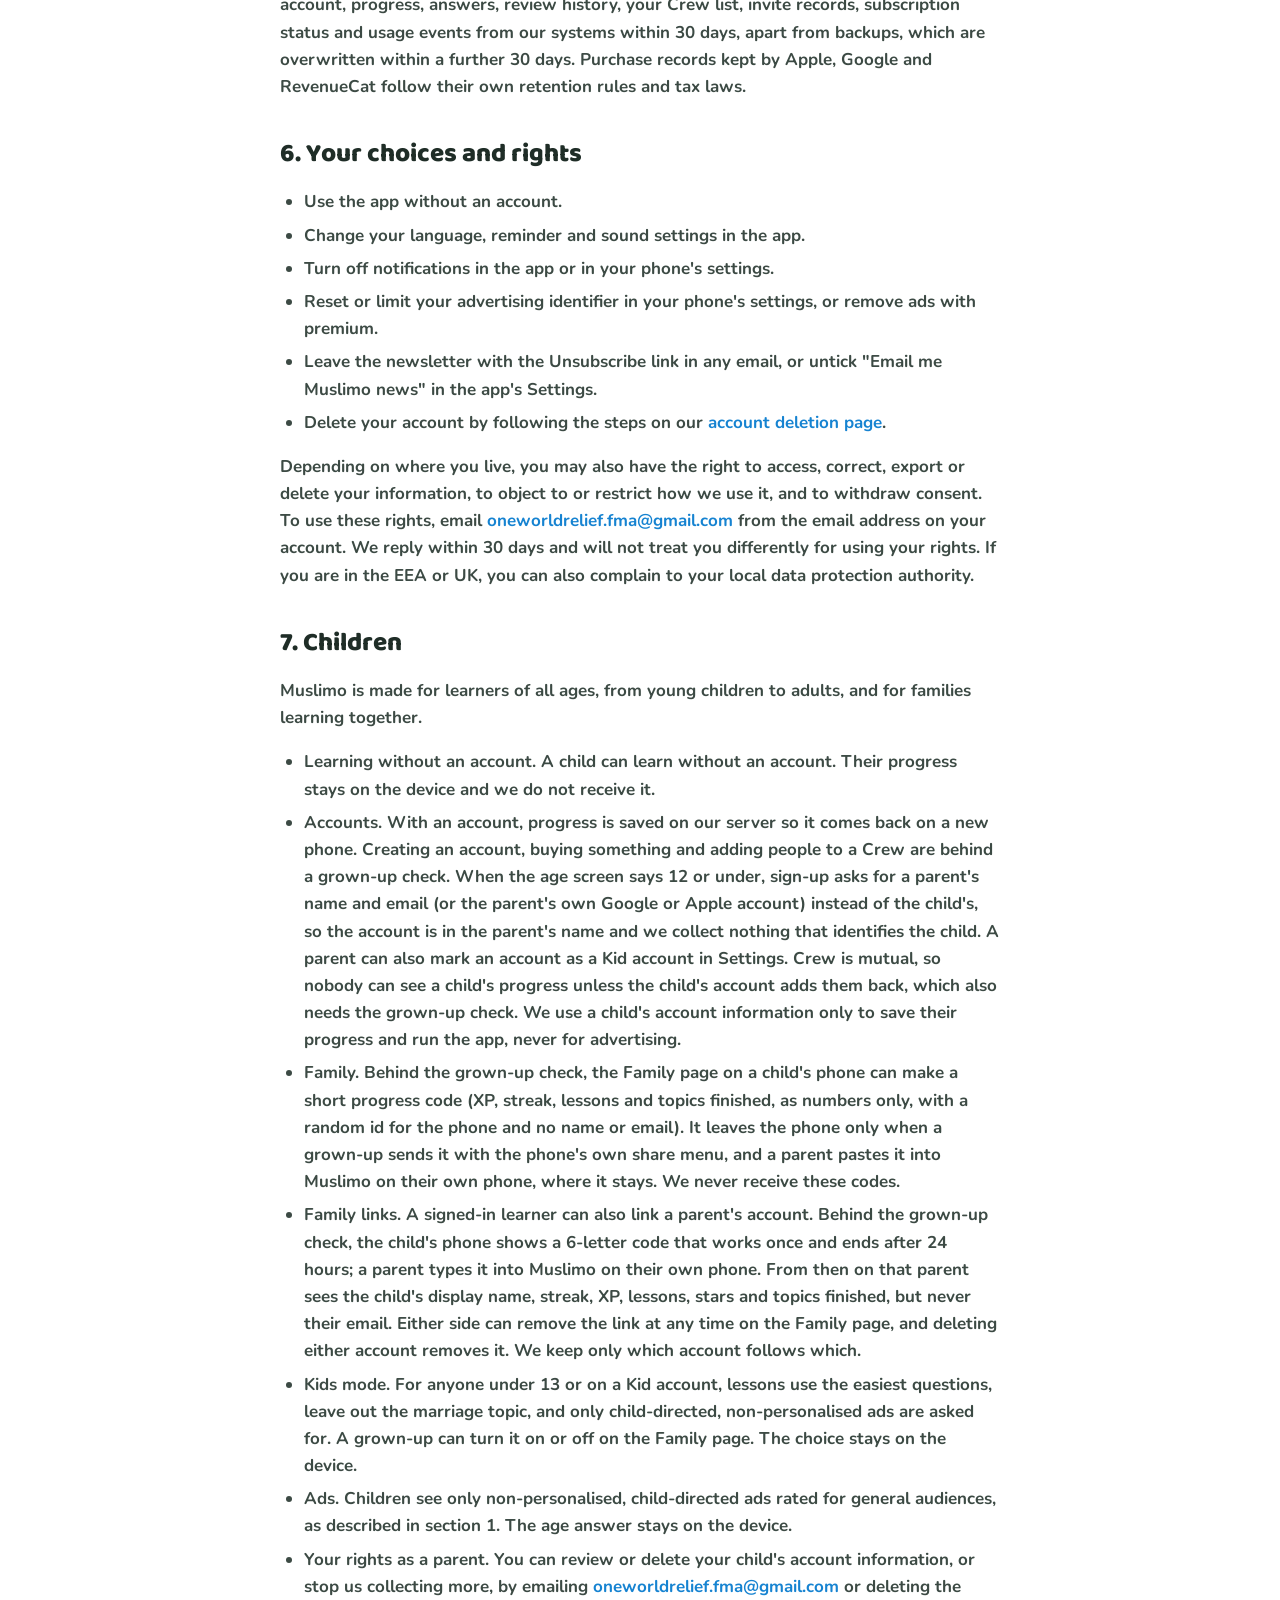
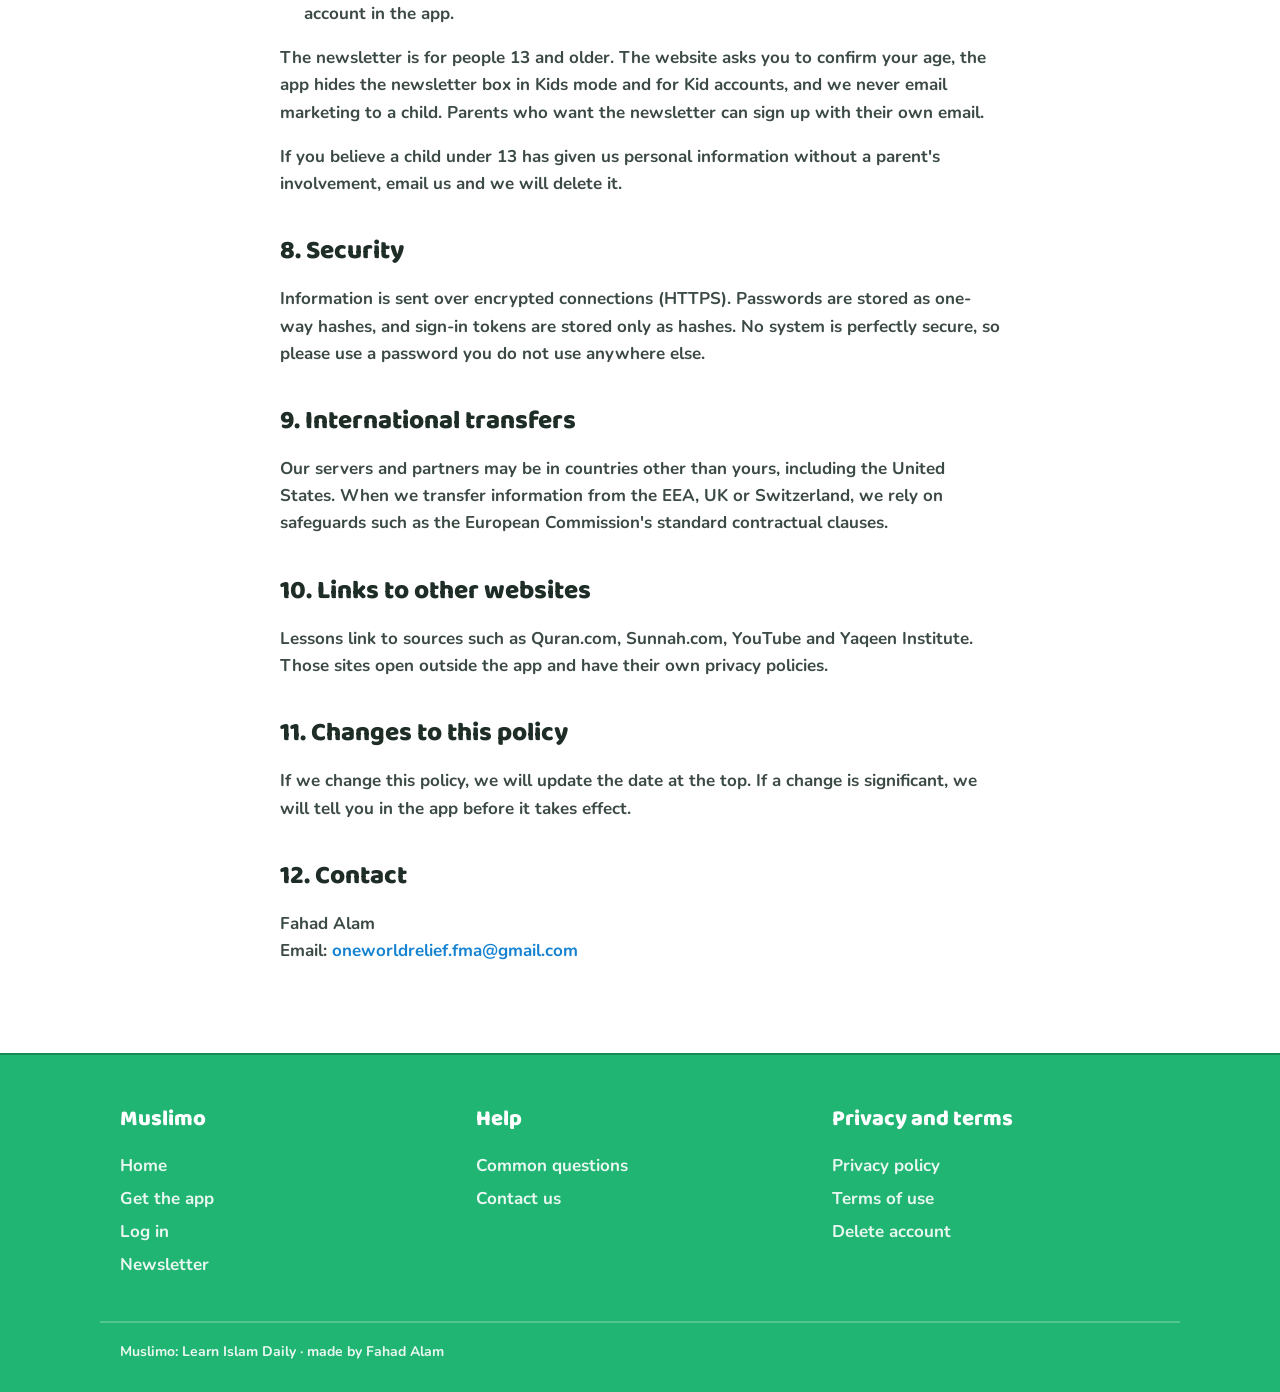
<file: Islamic-Learning-Duolingo-Style/privacy.html>
<!DOCTYPE html>
<html lang="en">
<head>
<meta charset="utf-8">
<title>Muslimo has moved</title>
<meta name="robots" content="noindex">
<link rel="canonical" href="https://fahadbin-alam.github.io/Muslimo/privacy.html">
<meta http-equiv="refresh" content="0; url=/Muslimo/privacy.html">
<script>location.replace("/Muslimo/privacy.html" + location.search + location.hash);</script>
</head>
<body>
<p>This page moved to <a href="/Muslimo/privacy.html">fahadbin-alam.github.io/Muslimo/privacy.html</a>.</p>
</body>
</html>
</file>
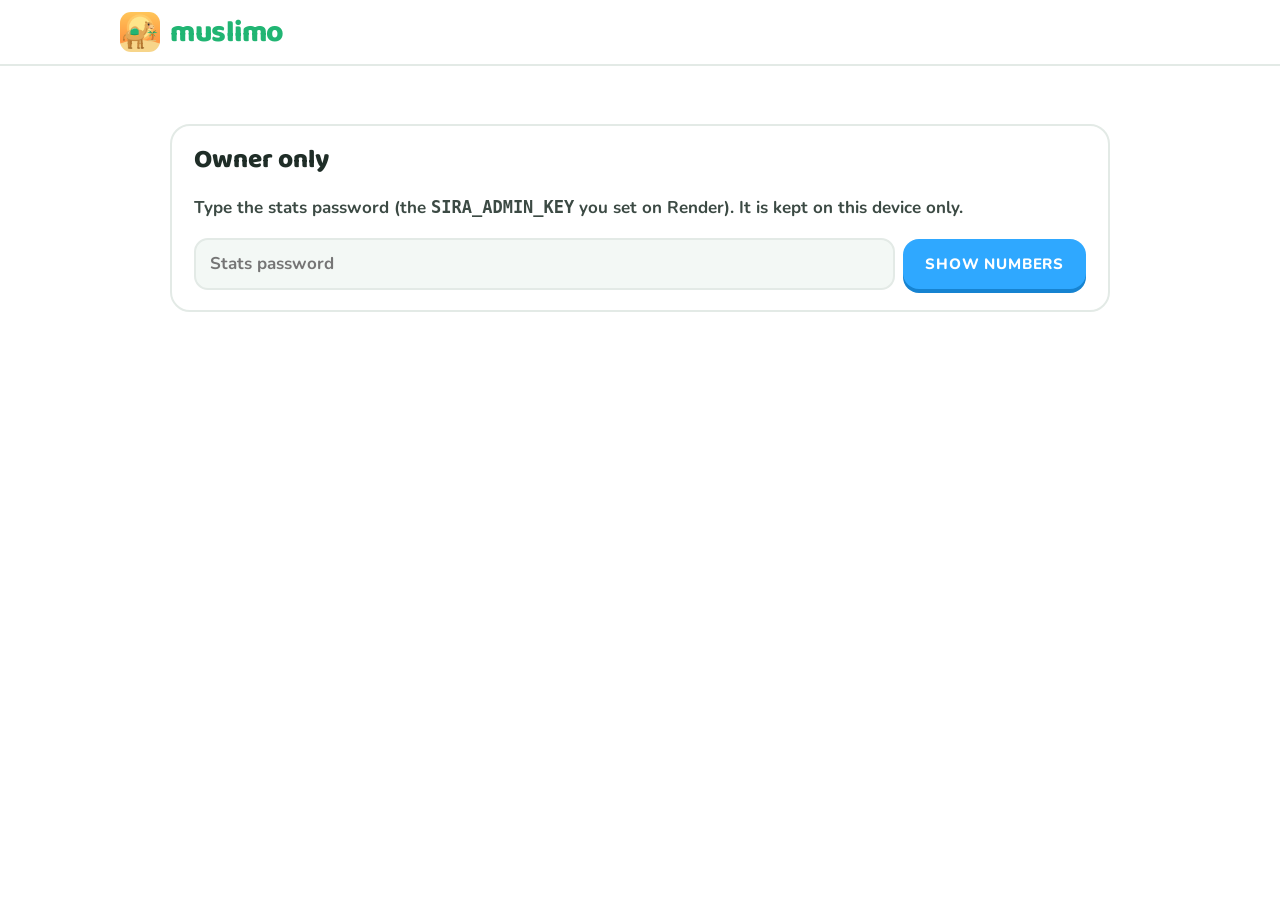
<file: Islamic-Learning-Duolingo-Style/stats.html>
<!DOCTYPE html>
<html lang="en">
<head>
<meta charset="utf-8">
<title>Muslimo has moved</title>
<meta name="robots" content="noindex">
<link rel="canonical" href="https://fahadbin-alam.github.io/Muslimo/stats.html">
<meta http-equiv="refresh" content="0; url=/Muslimo/stats.html">
<script>location.replace("/Muslimo/stats.html" + location.search + location.hash);</script>
</head>
<body>
<p>This page moved to <a href="/Muslimo/stats.html">fahadbin-alam.github.io/Muslimo/stats.html</a>.</p>
</body>
</html>
</file>
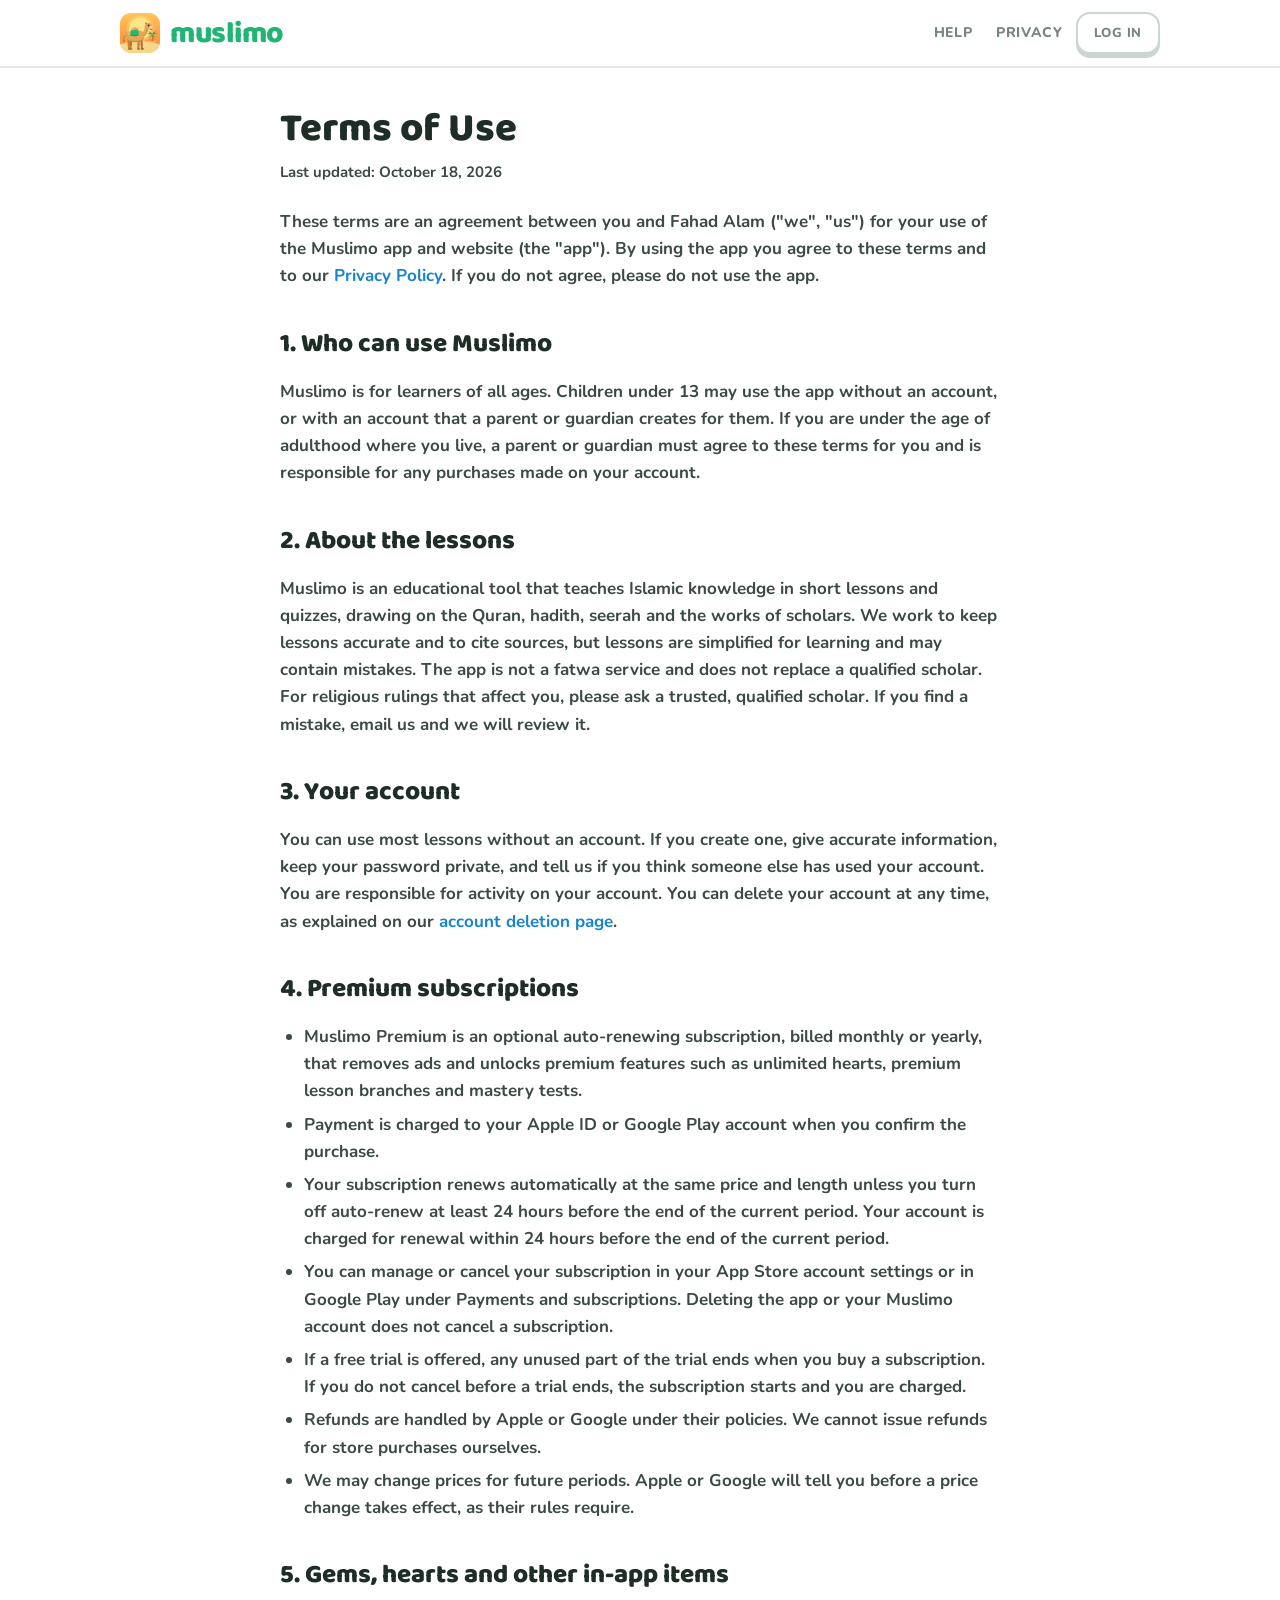
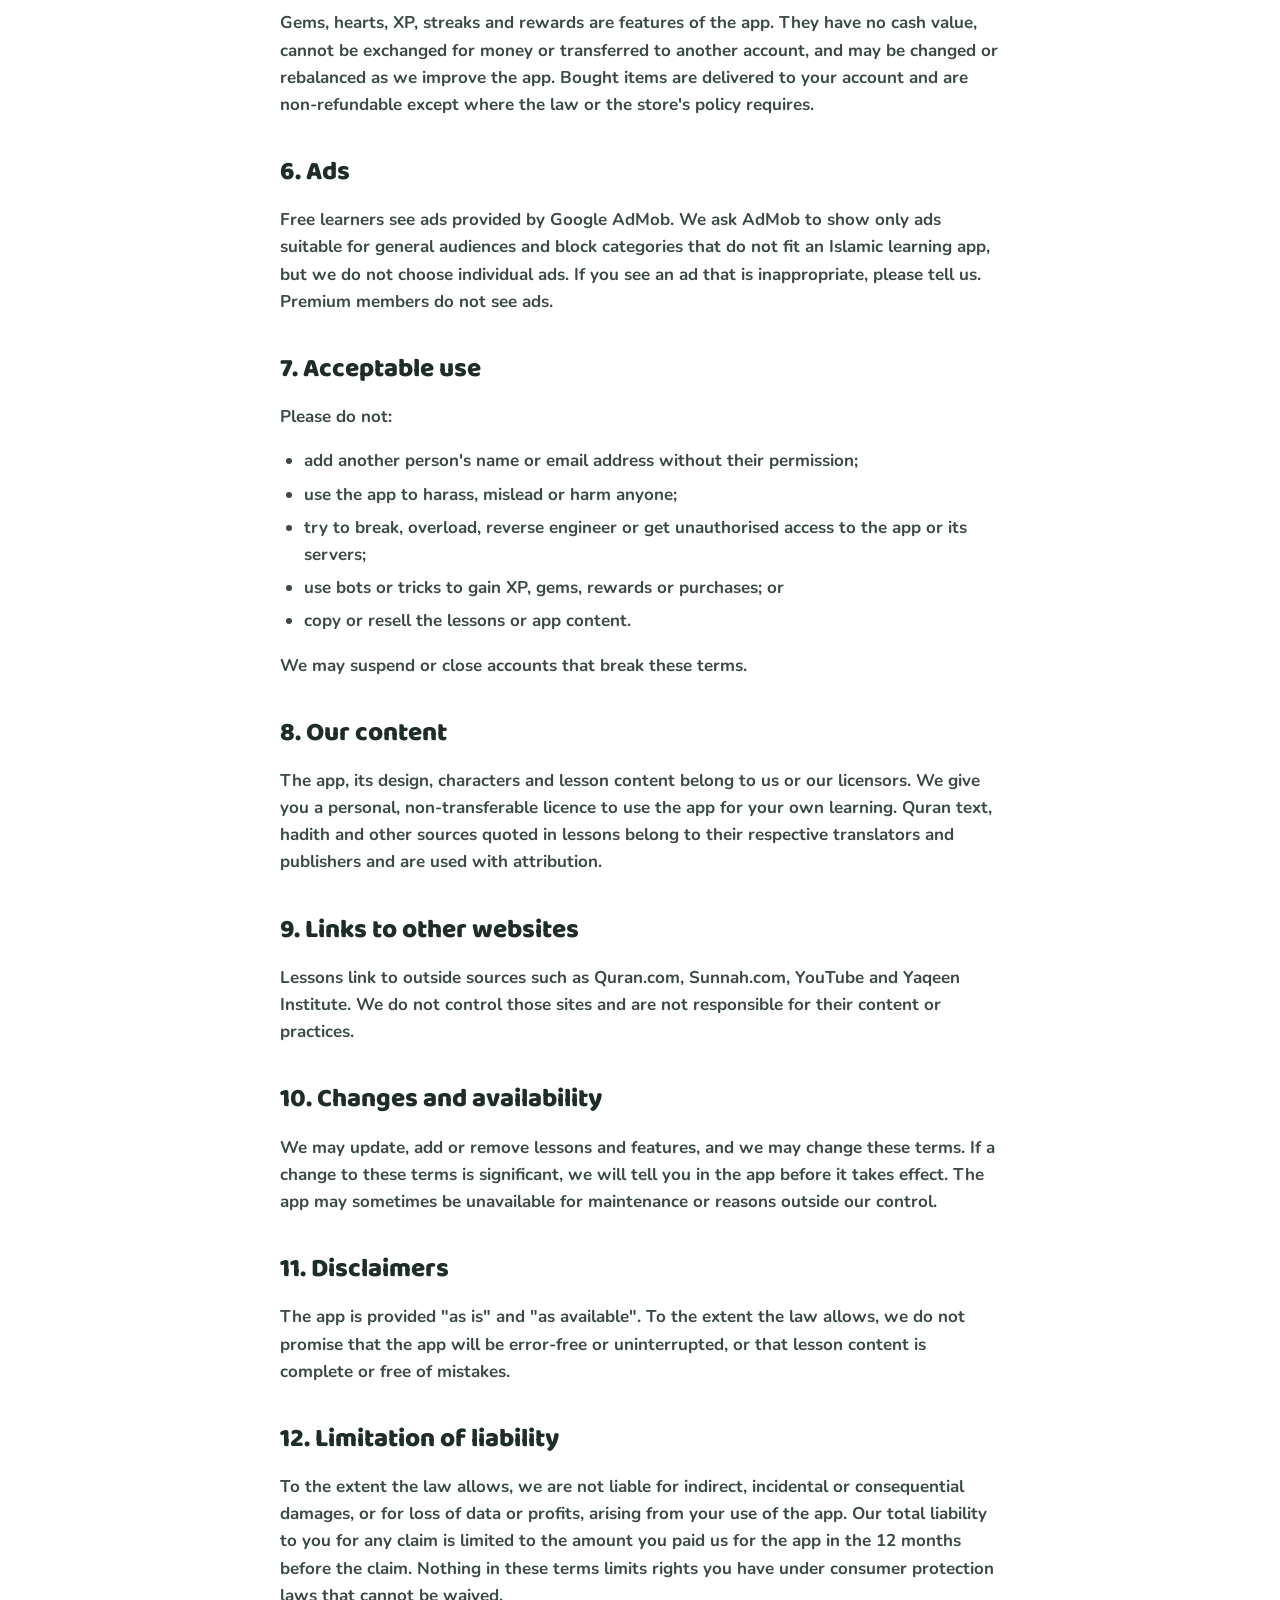
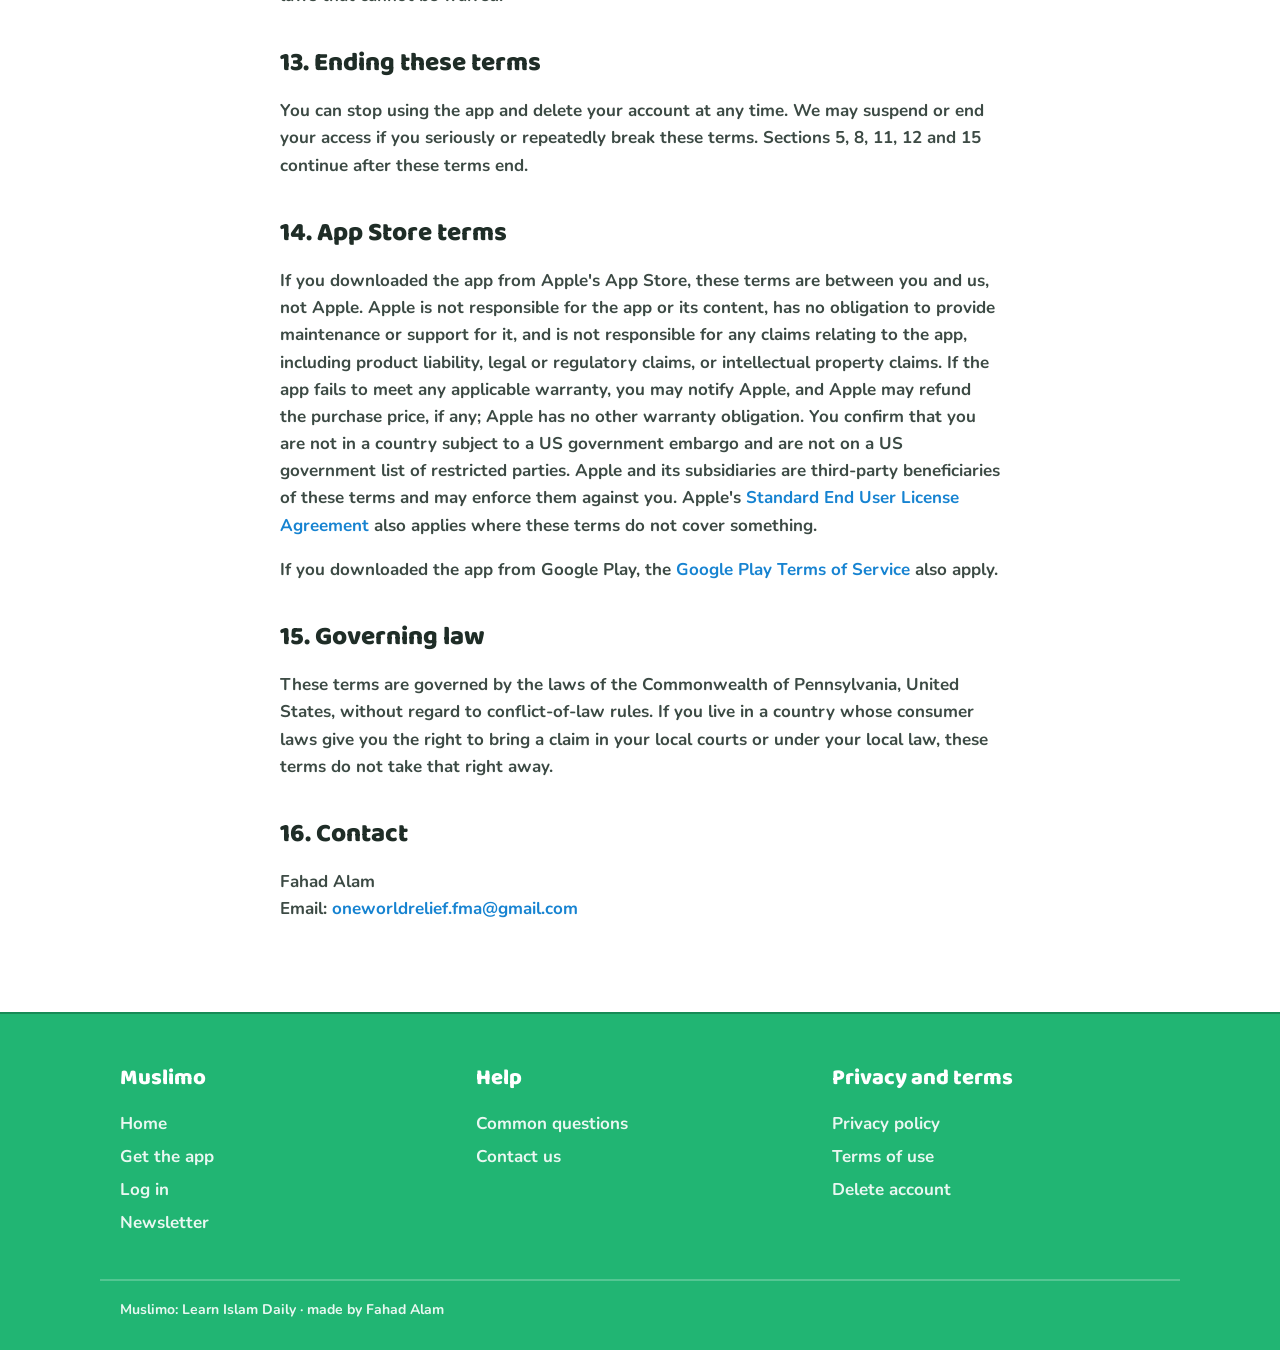
<file: Islamic-Learning-Duolingo-Style/terms.html>
<!DOCTYPE html>
<html lang="en">
<head>
<meta charset="utf-8">
<title>Muslimo has moved</title>
<meta name="robots" content="noindex">
<link rel="canonical" href="https://fahadbin-alam.github.io/Muslimo/terms.html">
<meta http-equiv="refresh" content="0; url=/Muslimo/terms.html">
<script>location.replace("/Muslimo/terms.html" + location.search + location.hash);</script>
</head>
<body>
<p>This page moved to <a href="/Muslimo/terms.html">fahadbin-alam.github.io/Muslimo/terms.html</a>.</p>
</body>
</html>
</file>
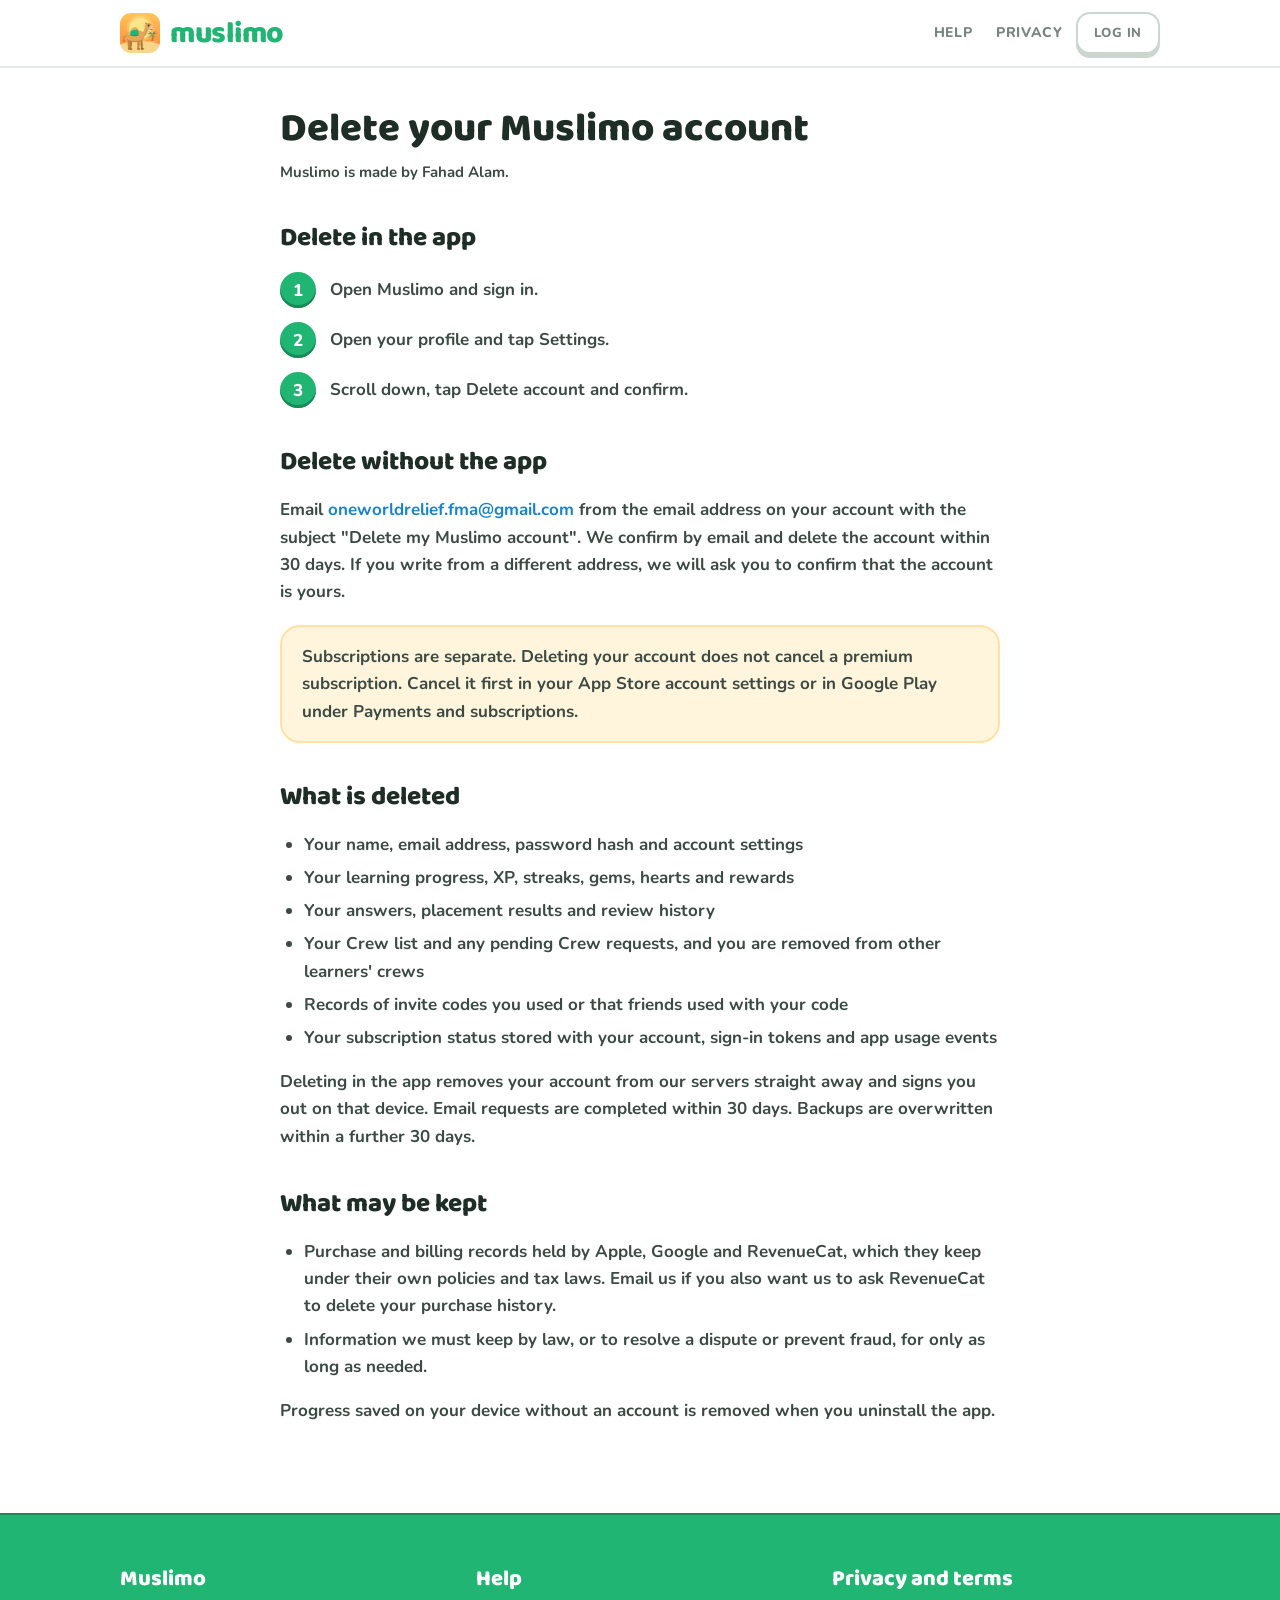
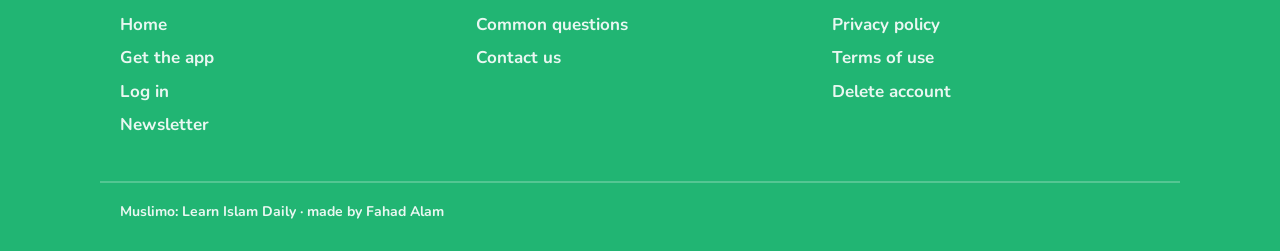
<file: Muslimo/delete-account.html>
<!doctype html>
<html lang="en">
<head>
  <meta charset="utf-8">
  <meta name="viewport" content="width=device-width, initial-scale=1">
  <title>Delete Your Muslimo Account</title>
  <meta name="description" content="How to delete your Muslimo account and the data linked to it.">
  <link rel="icon" href="favicon.png">
  <link rel="stylesheet" href="styles.css">
</head>
<body>
  <header class="top">
  <div class="bar">
    <a class="brand" href="./"><img src="icon.png" alt="" width="40" height="40"><span>muslimo</span></a>
    <nav class="links" aria-label="Main">
      <a class="hide-sm" href="./#help">Help</a>
      <a class="hide-sm" href="privacy.html">Privacy</a>
      <a href="log-in.html" class="btn ghost small">Log in</a>
    </nav>
  </div>
</header>
  <main class="page">
    <h1>Delete your Muslimo account</h1>
    <p class="updated">Muslimo is made by Fahad Alam.</p>

    <h2>Delete in the app</h2>
    <ol class="steps">
      <li>Open Muslimo and sign in.</li>
      <li>Open your profile and tap <strong>Settings</strong>.</li>
      <li>Scroll down, tap <strong>Delete account</strong> and confirm.</li>
    </ol>

    <h2>Delete without the app</h2>
    <p>Email <a href="mailto:oneworldrelief.fma@gmail.com?subject=Delete%20my%20Muslimo%20account">oneworldrelief.fma@gmail.com</a> from the email address on your account with the subject "Delete my Muslimo account". We confirm by email and delete the account within 30 days. If you write from a different address, we will ask you to confirm that the account is yours.</p>

    <div class="callout warn">
      <strong>Subscriptions are separate.</strong> Deleting your account does not cancel a premium subscription. Cancel it first in your App Store account settings or in Google Play under Payments and subscriptions.
    </div>

    <h2>What is deleted</h2>
    <ul>
      <li>Your name, email address, password hash and account settings</li>
      <li>Your learning progress, XP, streaks, gems, hearts and rewards</li>
      <li>Your answers, placement results and review history</li>
      <li>Your Crew list and any pending Crew requests, and you are removed from other learners' crews</li>
      <li>Records of invite codes you used or that friends used with your code</li>
      <li>Your subscription status stored with your account, sign-in tokens and app usage events</li>
    </ul>
    <p>Deleting in the app removes your account from our servers straight away and signs you out on that device. Email requests are completed within 30 days. Backups are overwritten within a further 30 days.</p>

    <h2>What may be kept</h2>
    <ul>
      <li>Purchase and billing records held by Apple, Google and RevenueCat, which they keep under their own policies and tax laws. Email us if you also want us to ask RevenueCat to delete your purchase history.</li>
      <li>Information we must keep by law, or to resolve a dispute or prevent fraud, for only as long as needed.</li>
    </ul>
    <p>Progress saved on your device without an account is removed when you uninstall the app.</p>
  </main>
  <footer class="site">
  <div class="foot">
    <div>
      <h3>Muslimo</h3>
      <a href="./">Home</a>
      <a href="./#get-app">Get the app</a>
      <a href="log-in.html">Log in</a>
      <a href="newsletter.html">Newsletter</a>
    </div>
    <div>
      <h3>Help</h3>
      <a href="./#help">Common questions</a>
      <a href="mailto:oneworldrelief.fma@gmail.com">Contact us</a>
    </div>
    <div>
      <h3>Privacy and terms</h3>
      <a href="privacy.html">Privacy policy</a>
      <a href="terms.html">Terms of use</a>
      <a href="delete-account.html" aria-current="page">Delete account</a>
    </div>
  </div>
  <div class="foot-base">Muslimo: Learn Islam Daily · made by Fahad Alam</div>
</footer>
</body>
</html>
</file>
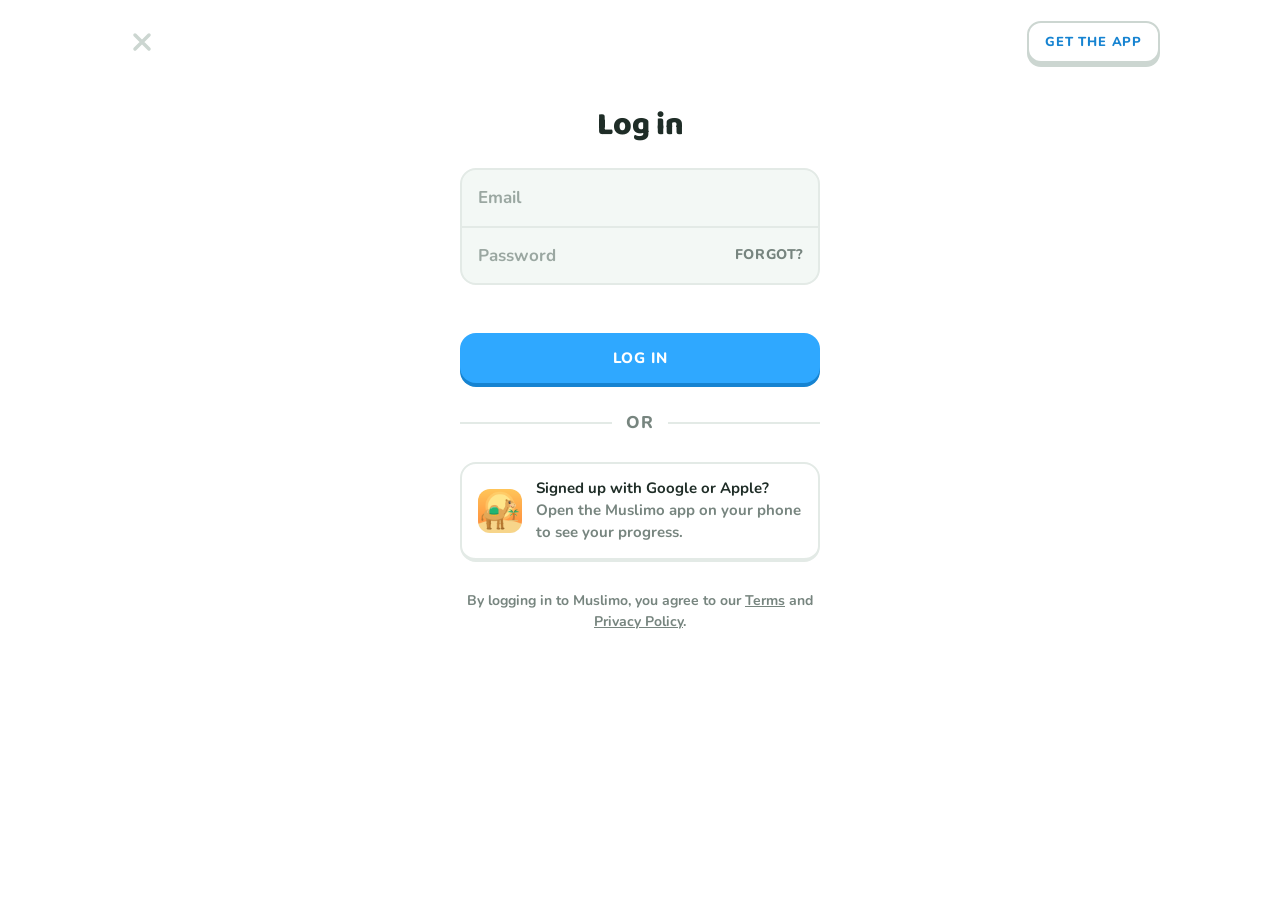
<file: Muslimo/log-in.html>
<!doctype html>
<html lang="en">
<head>
  <meta charset="utf-8">
  <meta name="viewport" content="width=device-width, initial-scale=1">
  <title>Log in | Muslimo</title>
  <meta name="description" content="Log in to Muslimo to see your streak, XP and dates.">
  <meta name="theme-color" content="#ffffff">
  <link rel="icon" href="favicon.png">
  <link rel="stylesheet" href="styles.css">
</head>
<body class="auth">
  <div class="auth-top">
    <a class="close" href="./" aria-label="Back to the home page">
      <svg width="20" height="20" viewBox="0 0 20 20" aria-hidden="true"><path d="M3 3 L17 17 M17 3 L3 17" stroke="currentColor" stroke-width="3.5" stroke-linecap="round"/></svg>
    </a>
    <a class="btn ghost small" href="./#get-app">Get the app</a>
  </div>

  <main class="auth-box">
    <!-- Log in with the same email and password as the app. The session token is only kept in memory,
         used once to read the learner's numbers and then signed out again, so nothing stays on this device. -->
    <section id="signin">
      <h1>Log in</h1>
      <form id="form" novalidate>
        <div class="fields">
          <label class="field">
            <input id="email" name="email" type="email" autocomplete="email" placeholder="Email" aria-label="Email" required>
          </label>
          <label class="field">
            <input id="password" name="password" type="password" autocomplete="current-password" placeholder="Password" aria-label="Password" required>
            <a class="inside" href="mailto:oneworldrelief.fma@gmail.com?subject=Reset%20my%20Muslimo%20password">Forgot?</a>
          </label>
        </div>
        <p id="error" class="form-error" role="alert"></p>
        <button id="submit" class="btn blue wide" type="submit">Log in</button>
      </form>

      <div class="or">OR</div>

      <div class="app-hint">
        <img src="icon.png" alt="" width="44" height="44">
        <span><strong>Signed up with Google or Apple?</strong> Open the Muslimo app on your phone to see your progress.</span>
      </div>

      <p class="fine">By logging in to Muslimo, you agree to our <a href="terms.html">Terms</a> and <a href="privacy.html">Privacy Policy</a>.</p>
    </section>

    <section id="me" hidden>
      <div class="avatar" id="initials">M</div>
      <h1 id="name">Assalamu alaikum!</h1>
      <p class="handle" id="handle"></p>
      <div class="stat-grid">
        <div class="stat"><b id="streak" style="color:var(--flame)">0</b><span>Day streak</span></div>
        <div class="stat"><b id="xp" style="color:#E09B00">0</b><span>Total XP</span></div>
        <div class="stat"><b id="dates" style="color:var(--date)">0</b><span>Dates</span></div>
      </div>
      <p id="cheer" class="updated"></p>
      <div class="stack">
        <a class="btn wide" href="./#get-app">Keep learning in the app</a>
        <button id="signout" class="btn ghost wide" type="button">Log out</button>
      </div>
    </section>
  </main>

  <script>
    const API = "https://muslimo-api.onrender.com/api";
    const $ = (id) => document.getElementById(id);
    const form = $("form");
    const button = $("submit");
    const error = $("error");

    function show(section) {
      $("signin").hidden = section !== "signin";
      $("me").hidden = section !== "me";
      window.scrollTo(0, 0);
    }

    function number(value) {
      return Number(value || 0).toLocaleString();
    }

    function initials(name) {
      const parts = String(name || "").trim().split(/\s+/).filter(Boolean);
      return (parts.slice(0, 2).map((part) => part[0]).join("") || "M").toUpperCase();
    }

    form.addEventListener("submit", async (event) => {
      event.preventDefault();
      const email = $("email").value.trim();
      const password = $("password").value;
      if (!email || !password) {
        error.textContent = "Please type your email and password.";
        return;
      }
      error.textContent = "";
      button.disabled = true;
      button.textContent = "Logging in…";
      // The free server can take a little while to wake up.
      const slow = setTimeout(() => { button.textContent = "Waking the server…"; }, 4000);
      try {
        const response = await fetch(`${API}/auth/login`, {
          method: "POST",
          headers: { "Content-Type": "application/json" },
          body: JSON.stringify({ email, password })
        });
        if (response.status === 401) {
          throw new Error("That email and password don't match. Please try again.");
        }
        if (response.status === 429) {
          throw new Error("Too many tries. Please wait 15 minutes and try again.");
        }
        if (!response.ok) {
          throw new Error("Something went wrong. Please try again in a minute.");
        }
        const session = await response.json();
        // Sign this browser out again straight away: the page only needed the numbers.
        if (session.token) {
          fetch(`${API}/auth/logout`, { method: "POST", headers: { Authorization: `Bearer ${session.token}` } }).catch(() => {});
        }
        const user = session.user || {};
        const name = user.displayName || "";
        $("initials").textContent = initials(name);
        $("name").textContent = name ? `Assalamu alaikum, ${name.split(/\s+/)[0]}!` : "Assalamu alaikum!";
        $("handle").textContent = user.username ? `@${user.username}` : "";
        $("streak").textContent = number(user.streakDays);
        $("xp").textContent = number(user.totalXp);
        $("dates").textContent = number(user.gems);
        $("cheer").textContent = Number(user.streakDays) > 0
          ? "MashaAllah! Keep your streak going with a lesson today."
          : "Start a lesson today to light up your streak.";
        form.reset();
        show("me");
      } catch (problem) {
        error.textContent = problem instanceof TypeError
          ? "Can't reach Muslimo right now. Check your internet and try again."
          : problem.message;
      } finally {
        clearTimeout(slow);
        button.disabled = false;
        button.textContent = "Log in";
      }
    });

    $("signout").addEventListener("click", () => show("signin"));
  </script>
</body>
</html>
</file>
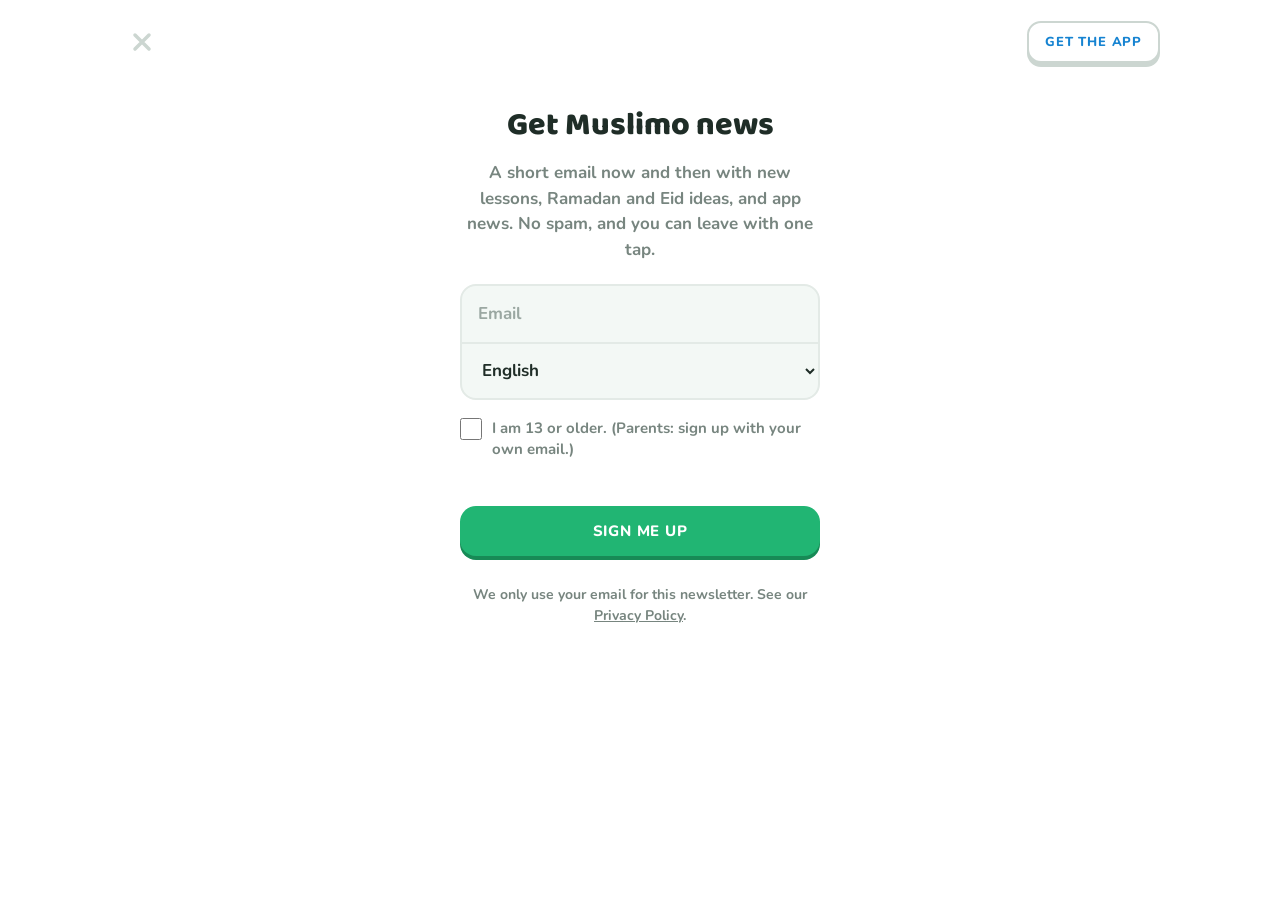
<file: Muslimo/newsletter.html>
<!doctype html>
<html lang="en">
<head>
  <meta charset="utf-8">
  <meta name="viewport" content="width=device-width, initial-scale=1">
  <title>Newsletter | Muslimo</title>
  <meta name="description" content="Get the Muslimo newsletter: new lessons, Ramadan and Eid ideas, and app news, now and then.">
  <meta name="theme-color" content="#ffffff">
  <link rel="icon" href="favicon.png">
  <link rel="stylesheet" href="styles.css">
</head>
<body class="auth">
  <div class="auth-top">
    <a class="close" href="./" aria-label="Back to the home page">
      <svg width="20" height="20" viewBox="0 0 20 20" aria-hidden="true"><path d="M3 3 L17 17 M17 3 L3 17" stroke="currentColor" stroke-width="3.5" stroke-linecap="round"/></svg>
    </a>
    <a class="btn ghost small" href="./#get-app">Get the app</a>
  </div>

  <main class="auth-box">
    <!-- Three states on one page: the sign-up form, "confirm" (from the link in the confirm email) and
         "unsubscribe" (from the link in every email). Both links need one tap, so link checkers that open
         emails can't confirm or unsubscribe anyone by themselves. -->
    <section id="join">
      <h1>Get Muslimo news</h1>
      <p class="news-lead">A short email now and then with new lessons, Ramadan and Eid ideas, and app news. No spam, and you can leave with one tap.</p>
      <form id="form" novalidate>
        <div class="fields">
          <label class="field">
            <input id="email" name="email" type="email" autocomplete="email" placeholder="Email" aria-label="Email" required>
          </label>
          <label class="field">
            <select id="language" name="language" aria-label="Email language">
              <option value="en">English</option>
              <option value="bn">বাংলা (Bangla)</option>
              <option value="ur">اردو (Urdu)</option>
              <option value="ar">العربية (Arabic)</option>
            </select>
          </label>
        </div>
        <!-- People never see this box; bots fill it in and get ignored. -->
        <input class="trap" id="website" name="website" type="text" tabindex="-1" autocomplete="off" aria-hidden="true">
        <label class="tick">
          <input id="age" type="checkbox">
          <span>I am 13 or older. (Parents: sign up with your own email.)</span>
        </label>
        <p id="error" class="form-error" role="alert"></p>
        <button id="submit" class="btn wide" type="submit">Sign me up</button>
      </form>
      <p class="fine">We only use your email for this newsletter. See our <a href="privacy.html">Privacy Policy</a>.</p>
    </section>

    <section id="check" hidden>
      <div class="news-icon" aria-hidden="true">✉️</div>
      <h1>Check your inbox</h1>
      <p class="news-lead">We sent you an email. Tap <strong>Yes, sign me up</strong> in it to join. If you can't find it, look in Spam or Promotions.</p>
      <a class="btn ghost wide" href="./">Back to the home page</a>
    </section>

    <section id="confirm" hidden>
      <h1>One last tap</h1>
      <p class="news-lead">Tap below to join the Muslimo newsletter.</p>
      <p id="confirm-error" class="form-error" role="alert"></p>
      <button id="confirm-button" class="btn wide" type="button">Yes, sign me up</button>
    </section>

    <section id="joined" hidden>
      <div class="news-icon" aria-hidden="true">🎉</div>
      <h1>You're in!</h1>
      <p class="news-lead">JazakAllahu khayran. Our next email will come to you, in sha Allah.</p>
      <a class="btn wide" href="https://play.google.com/store/apps/details?id=com.islamiclearning.muslimo" target="_blank" rel="noopener">Get it on Google Play</a>
    </section>

    <section id="leave" hidden>
      <h1>Leave the newsletter?</h1>
      <p class="news-lead">You won't get any more Muslimo newsletters. Your app account, if you have one, stays as it is.</p>
      <p id="leave-error" class="form-error" role="alert"></p>
      <button id="leave-button" class="btn blue wide" type="button">Unsubscribe</button>
    </section>

    <section id="left" hidden>
      <h1>You're off the list</h1>
      <p class="news-lead">You won't get any more newsletters from us. Changed your mind? You can <a href="newsletter.html" aria-current="page">sign up again</a> any time.</p>
      <a class="btn ghost wide" href="./">Back to the home page</a>
    </section>
  </main>

  <script>
    const API = "https://muslimo-api.onrender.com/api";
    const $ = (id) => document.getElementById(id);
    const sections = ["join", "check", "confirm", "joined", "leave", "left"];
    const params = new URLSearchParams(window.location.search);

    function show(name) {
      sections.forEach((id) => { $(id).hidden = id !== name; });
      window.scrollTo(0, 0);
    }

    function problemText(problem, fallback) {
      return problem instanceof TypeError ? "Can't reach Muslimo right now. Check your internet and try again." : (problem.message || fallback);
    }

    async function post(path, body, button, label) {
      button.disabled = true;
      // The free server can take a little while to wake up.
      const slow = setTimeout(() => { button.textContent = "Waking the server…"; }, 4000);
      try {
        const response = await fetch(`${API}${path}`, {
          method: "POST",
          headers: { "Content-Type": "application/json" },
          body: JSON.stringify(body)
        });
        if (response.status === 404) throw new Error("This link is old. Open the newest email from us, or sign up again.");
        if (response.status === 429) throw new Error("Too many tries. Please wait a while and try again.");
        if (response.status === 422) throw new Error("Please check your email and tick the box.");
        if (!response.ok) throw new Error("Something went wrong. Please try again in a minute.");
        return await response.json();
      } finally {
        clearTimeout(slow);
        button.disabled = false;
        button.textContent = label;
      }
    }

    // Start in the language of the browser when it is one of ours.
    const browserLanguage = (navigator.language || "en").slice(0, 2);
    if (["bn", "ur", "ar"].includes(browserLanguage)) $("language").value = browserLanguage;

    $("form").addEventListener("submit", async (event) => {
      event.preventDefault();
      const email = $("email").value.trim();
      const error = $("error");
      if (!/^[^\s@]+@[^\s@]+\.[^\s@]+$/.test(email)) {
        error.textContent = "Please type your email.";
        return;
      }
      if (!$("age").checked) {
        error.textContent = "Please tick the box to say you are 13 or older.";
        return;
      }
      error.textContent = "";
      try {
        await post("/newsletter/subscribe", {
          email,
          language: $("language").value,
          ageConfirmed: true,
          website: $("website").value
        }, $("submit"), "Sign me up");
        show("check");
      } catch (problem) {
        error.textContent = problemText(problem, "Something went wrong.");
      }
    });

    const confirmToken = params.get("confirm");
    const leaveToken = params.get("unsubscribe");
    if (confirmToken) {
      show("confirm");
      $("confirm-button").addEventListener("click", async () => {
        try {
          await post("/newsletter/confirm", { token: confirmToken }, $("confirm-button"), "Yes, sign me up");
          show("joined");
        } catch (problem) {
          $("confirm-error").textContent = problemText(problem, "Something went wrong.");
        }
      });
    } else if (leaveToken) {
      show("leave");
      $("leave-button").addEventListener("click", async () => {
        try {
          await post("/newsletter/unsubscribe", { token: leaveToken }, $("leave-button"), "Unsubscribe");
          show("left");
        } catch (problem) {
          $("leave-error").textContent = problemText(problem, "Something went wrong.");
        }
      });
    }
  </script>
</body>
</html>
</file>
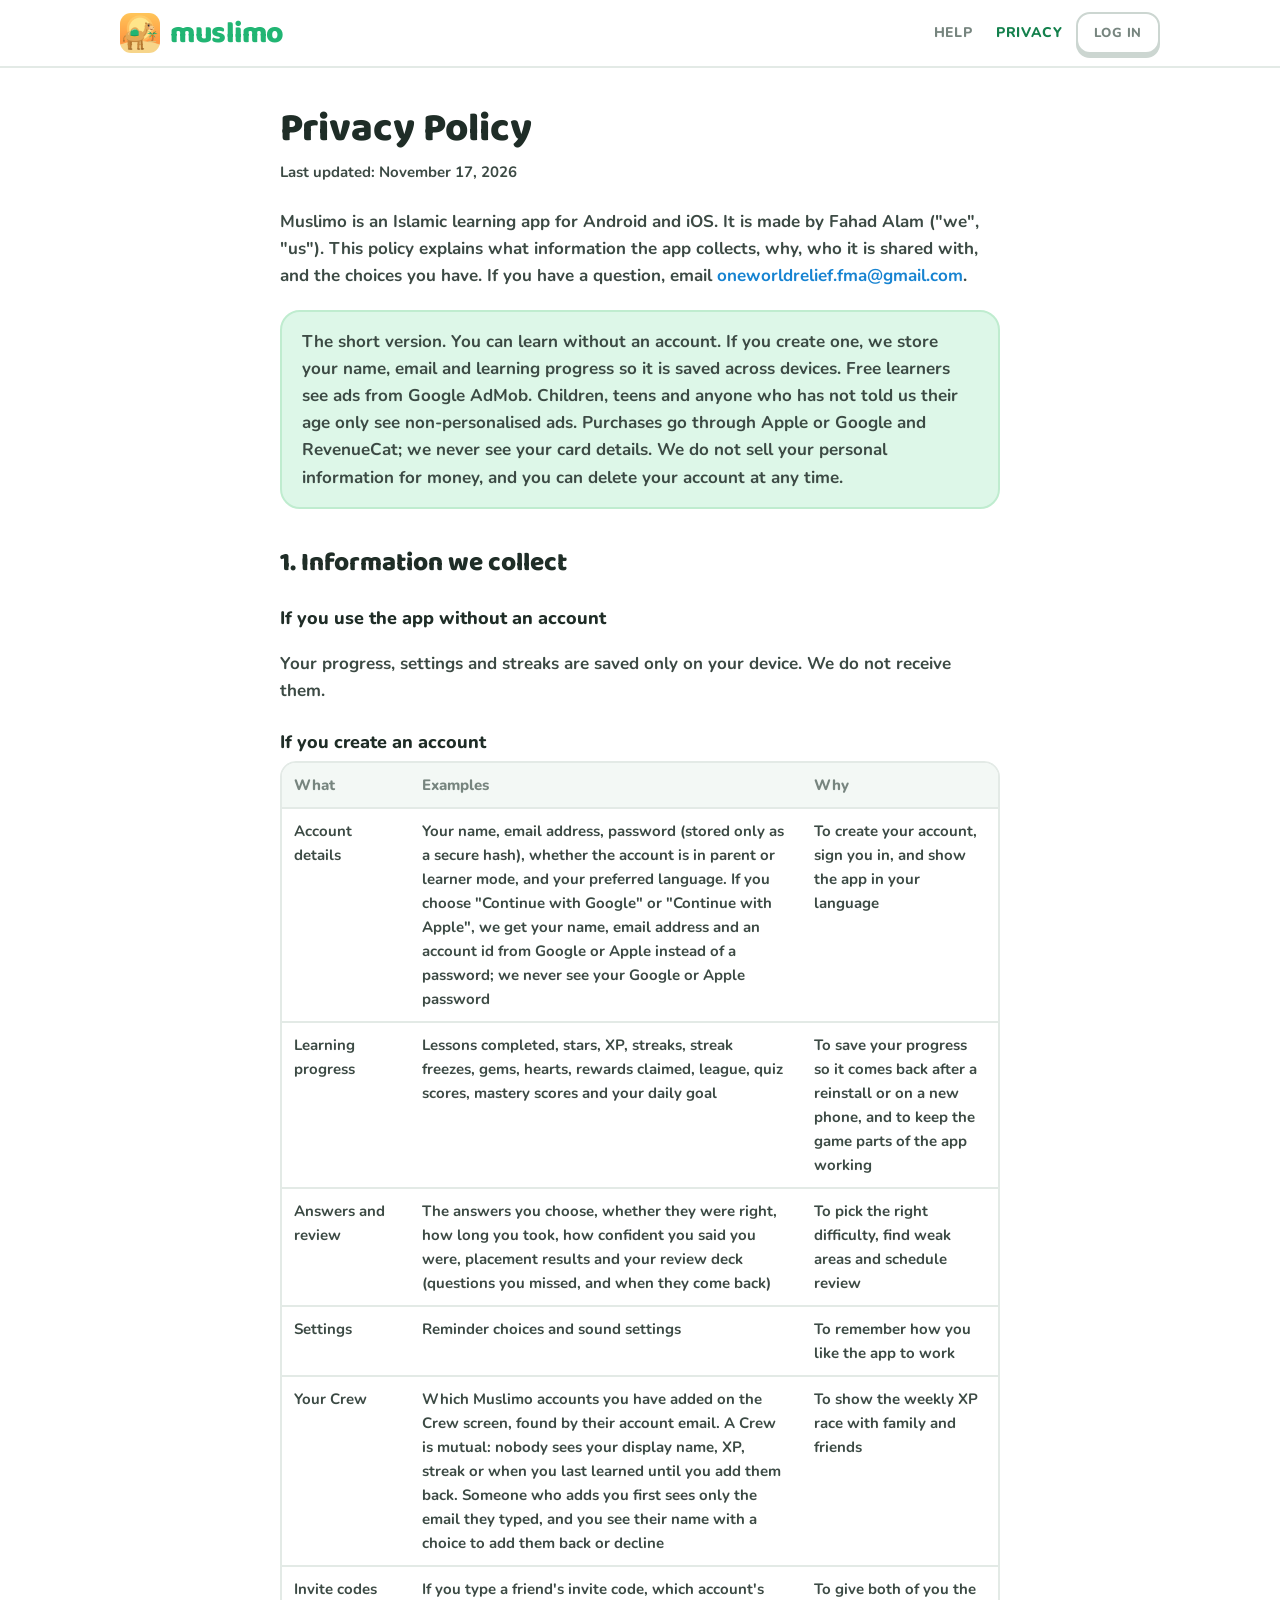
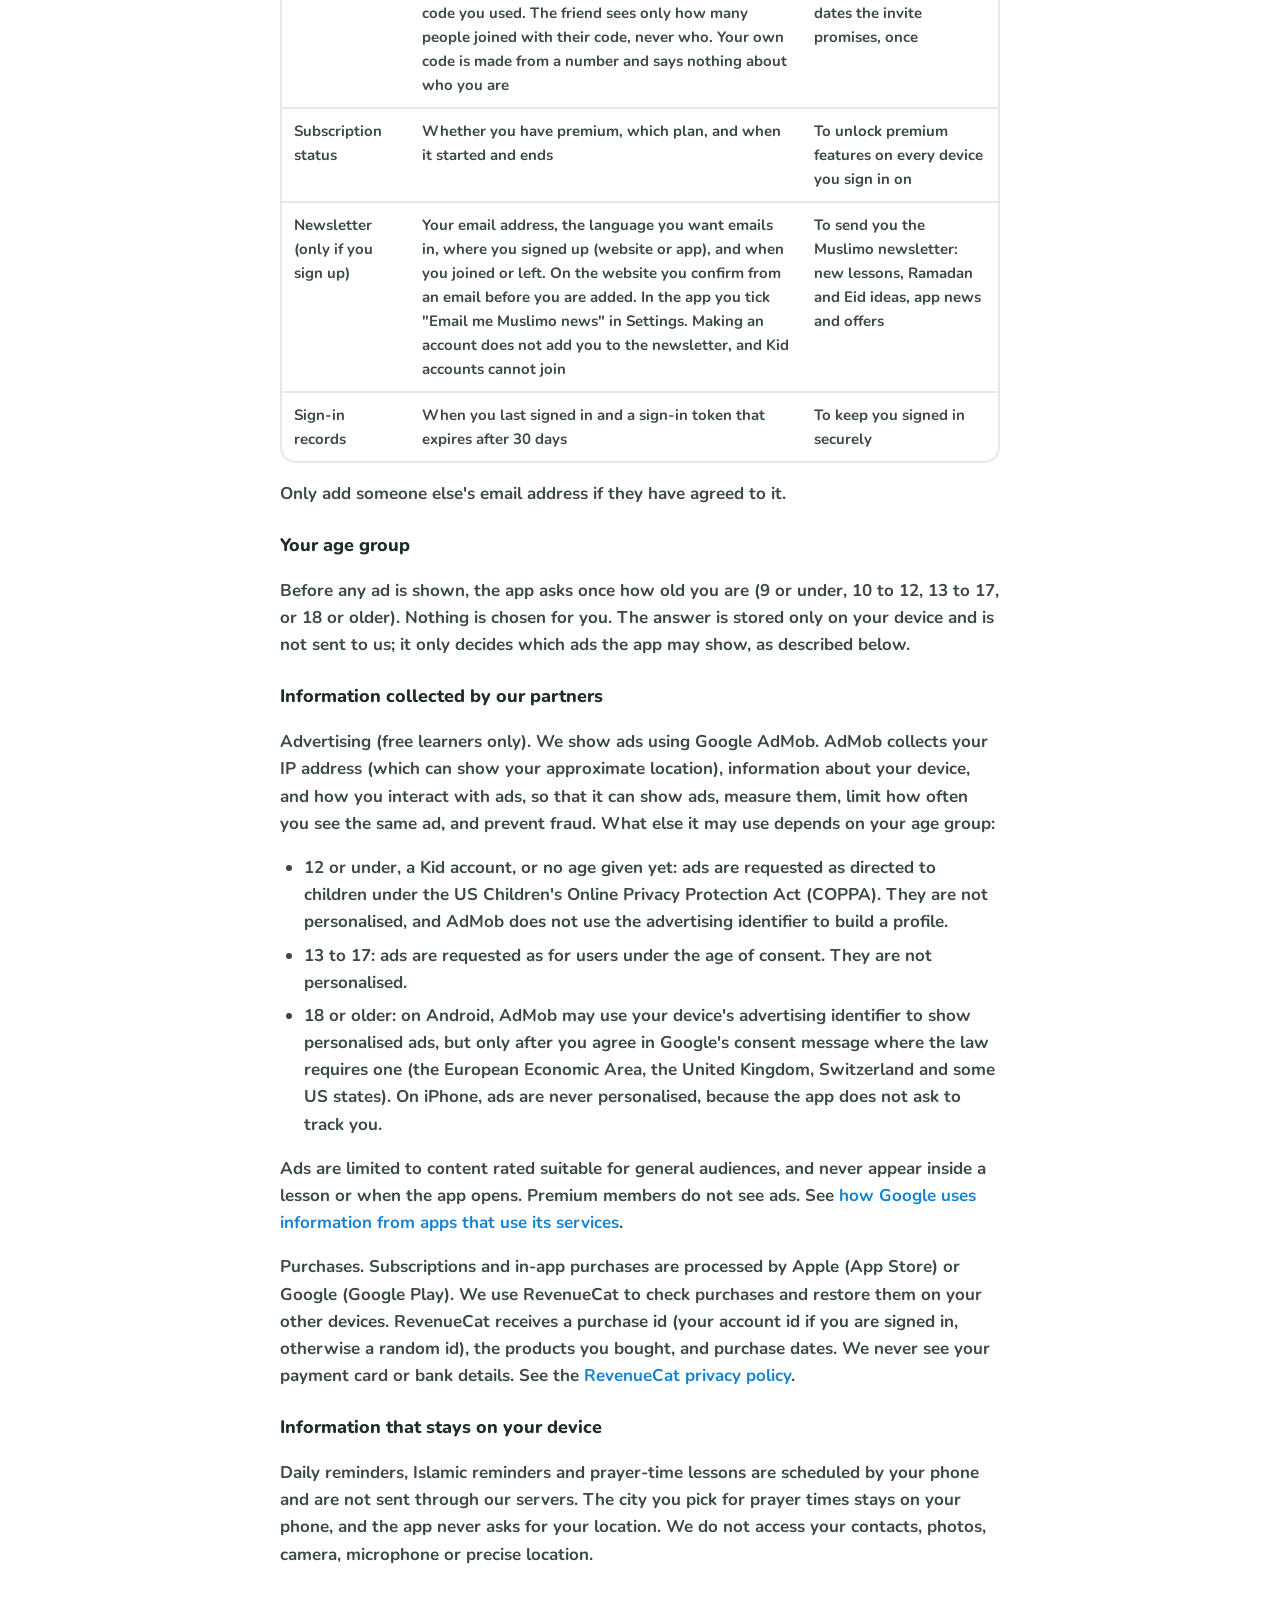
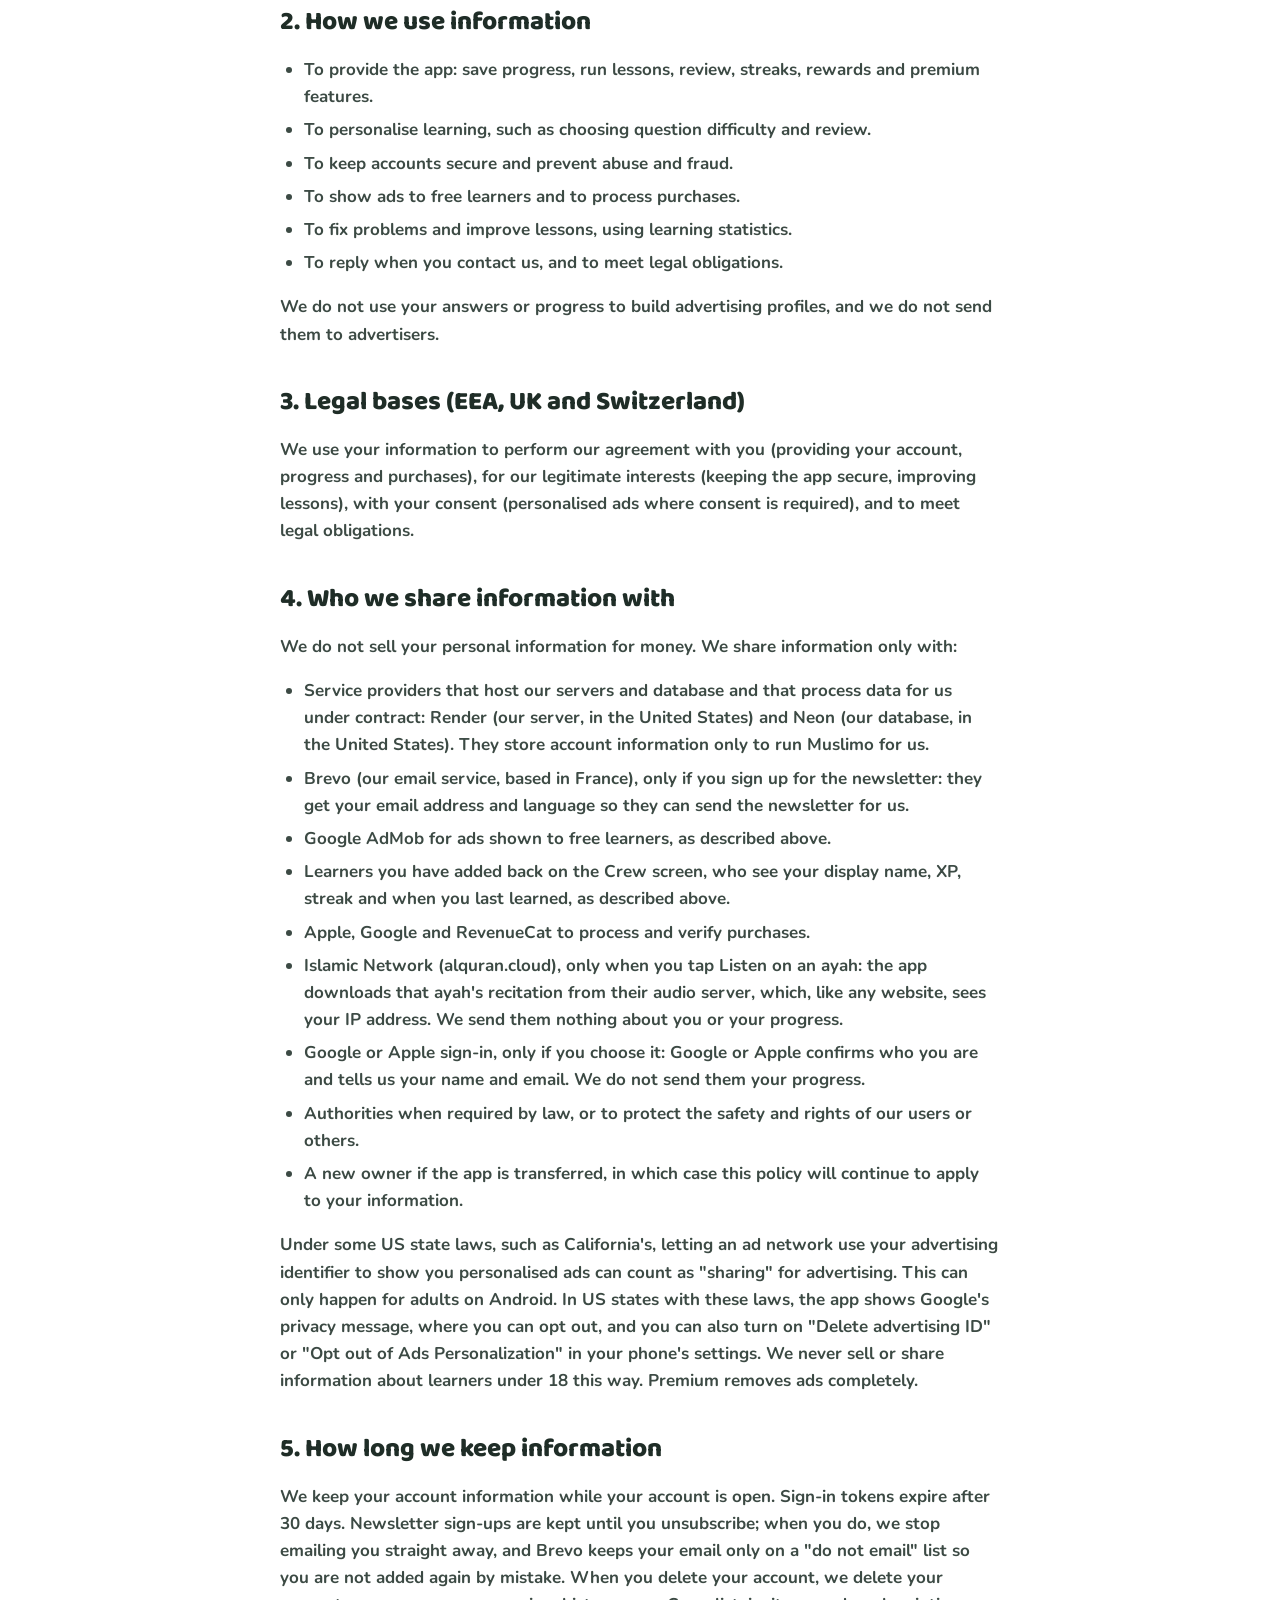
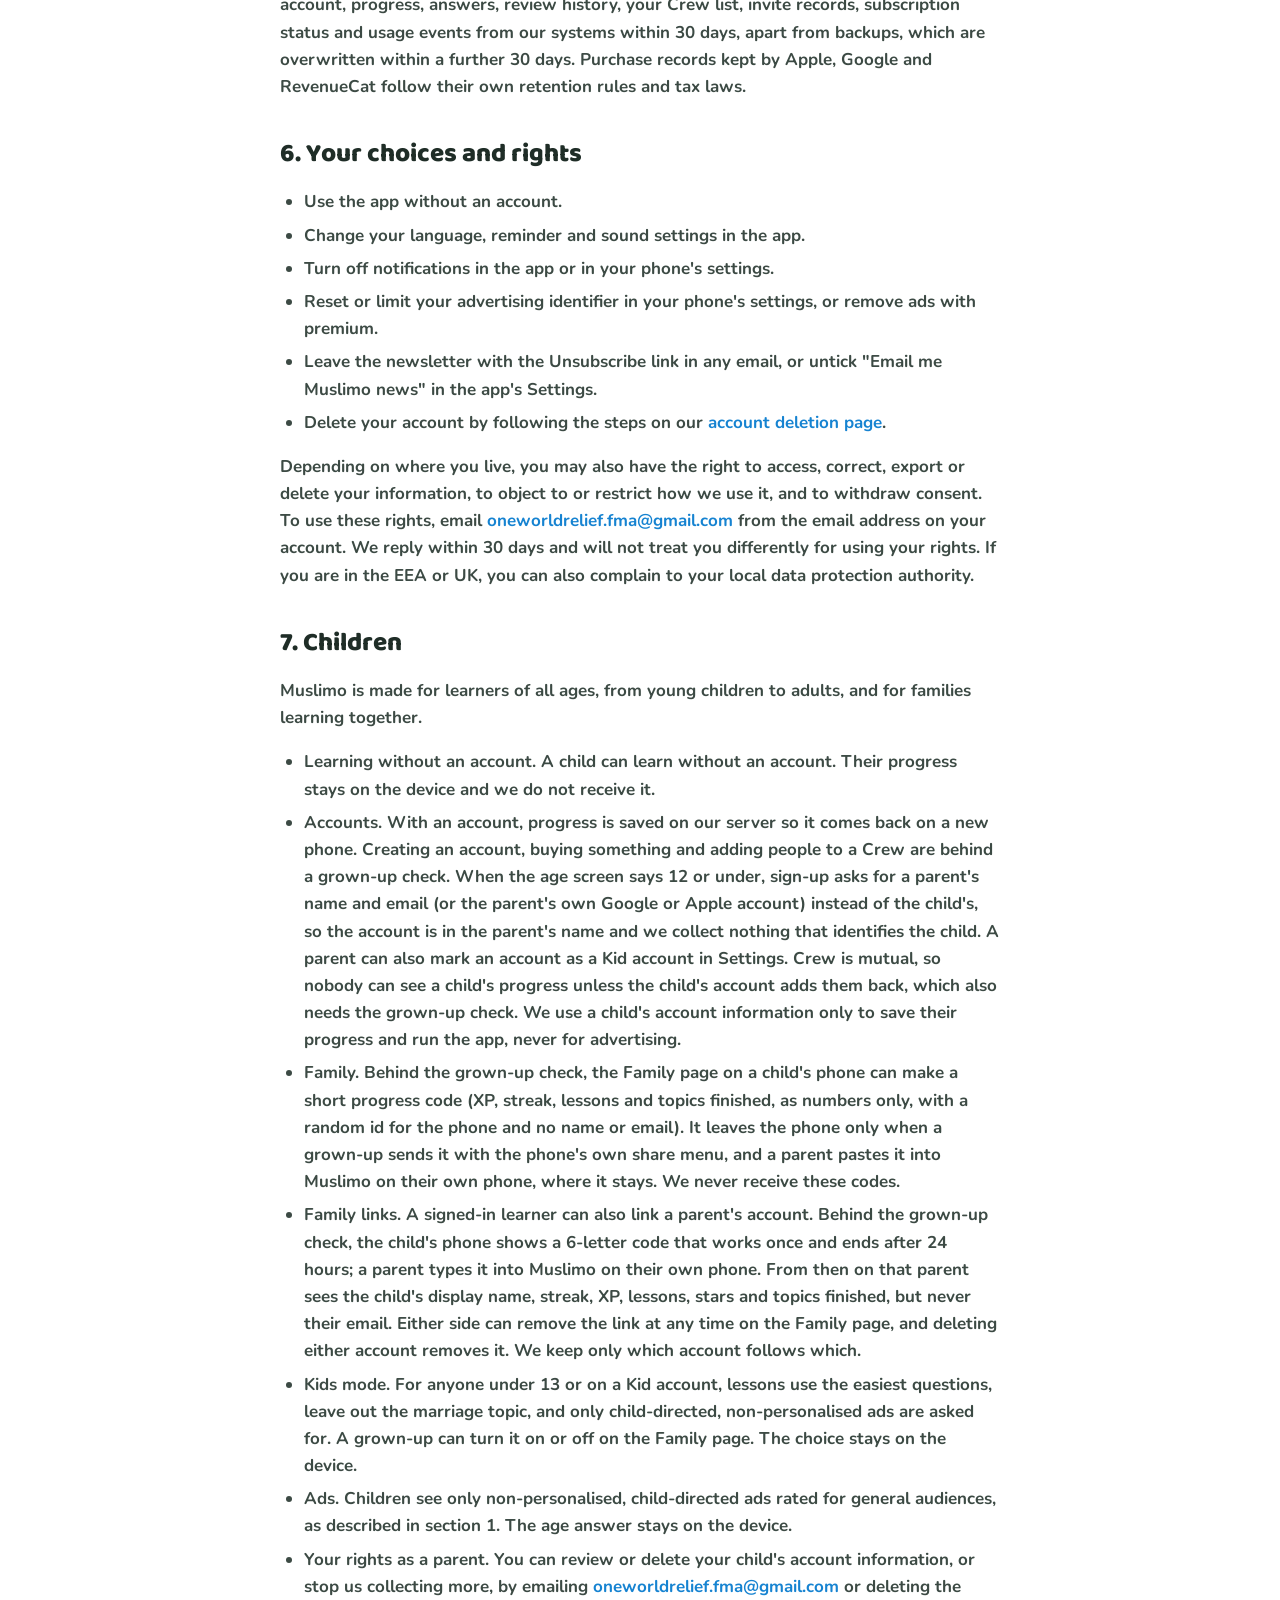
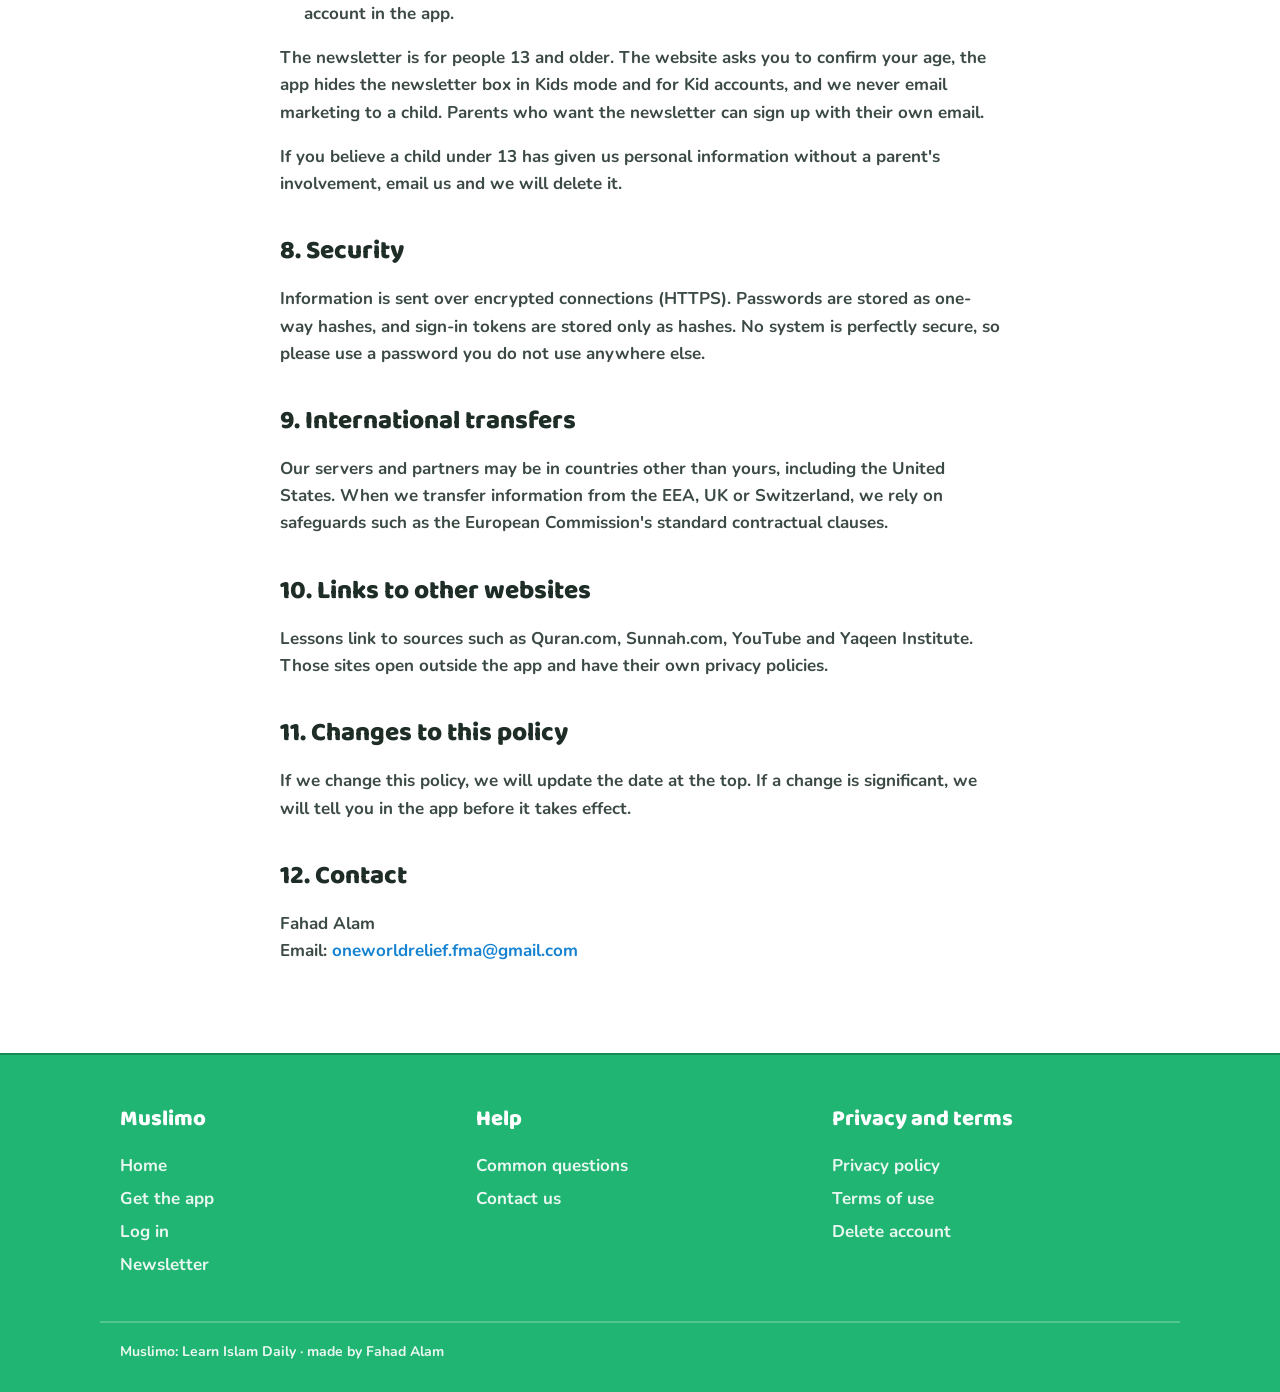
<file: Muslimo/privacy.html>
<!doctype html>
<html lang="en">
<head>
  <meta charset="utf-8">
  <meta name="viewport" content="width=device-width, initial-scale=1">
  <title>Muslimo Privacy Policy</title>
  <meta name="description" content="How the Muslimo app collects, uses and protects your information.">
  <link rel="icon" href="favicon.png">
  <link rel="stylesheet" href="styles.css">
</head>
<body>
  <header class="top">
  <div class="bar">
    <a class="brand" href="./"><img src="icon.png" alt="" width="40" height="40"><span>muslimo</span></a>
    <nav class="links" aria-label="Main">
      <a class="hide-sm" href="./#help">Help</a>
      <a class="hide-sm" href="privacy.html" aria-current="page">Privacy</a>
      <a href="log-in.html" class="btn ghost small">Log in</a>
    </nav>
  </div>
</header>
  <main class="page">
    <h1>Privacy Policy</h1>
    <p class="updated">Last updated: November 17, 2026</p>

    <p>Muslimo is an Islamic learning app for Android and iOS. It is made by Fahad Alam ("we", "us"). This policy explains what information the app collects, why, who it is shared with, and the choices you have. If you have a question, email <a href="mailto:oneworldrelief.fma@gmail.com">oneworldrelief.fma@gmail.com</a>.</p>

    <div class="callout">
      <strong>The short version.</strong> You can learn without an account. If you create one, we store your name, email and learning progress so it is saved across devices. Free learners see ads from Google AdMob. Children, teens and anyone who has not told us their age only see non-personalised ads. Purchases go through Apple or Google and RevenueCat; we never see your card details. We do not sell your personal information for money, and you can delete your account at any time.
    </div>

    <h2>1. Information we collect</h2>

    <h3>If you use the app without an account</h3>
    <p>Your progress, settings and streaks are saved only on your device. We do not receive them.</p>

    <h3>If you create an account</h3>
    <div class="table-wrap">
      <table>
        <tr><th>What</th><th>Examples</th><th>Why</th></tr>
        <tr><td>Account details</td><td>Your name, email address, password (stored only as a secure hash), whether the account is in parent or learner mode, and your preferred language. If you choose "Continue with Google" or "Continue with Apple", we get your name, email address and an account id from Google or Apple instead of a password; we never see your Google or Apple password</td><td>To create your account, sign you in, and show the app in your language</td></tr>
        <tr><td>Learning progress</td><td>Lessons completed, stars, XP, streaks, streak freezes, gems, hearts, rewards claimed, league, quiz scores, mastery scores and your daily goal</td><td>To save your progress so it comes back after a reinstall or on a new phone, and to keep the game parts of the app working</td></tr>
        <tr><td>Answers and review</td><td>The answers you choose, whether they were right, how long you took, how confident you said you were, placement results and your review deck (questions you missed, and when they come back)</td><td>To pick the right difficulty, find weak areas and schedule review</td></tr>
        <tr><td>Settings</td><td>Reminder choices and sound settings</td><td>To remember how you like the app to work</td></tr>
        <tr><td>Your Crew</td><td>Which Muslimo accounts you have added on the Crew screen, found by their account email. A Crew is mutual: nobody sees your display name, XP, streak or when you last learned until you add them back. Someone who adds you first sees only the email they typed, and you see their name with a choice to add them back or decline</td><td>To show the weekly XP race with family and friends</td></tr>
        <tr><td>Invite codes</td><td>If you type a friend's invite code, which account's code you used. The friend sees only how many people joined with their code, never who. Your own code is made from a number and says nothing about who you are</td><td>To give both of you the dates the invite promises, once</td></tr>
        <tr><td>Subscription status</td><td>Whether you have premium, which plan, and when it started and ends</td><td>To unlock premium features on every device you sign in on</td></tr>
        <tr><td>Newsletter (only if you sign up)</td><td>Your email address, the language you want emails in, where you signed up (website or app), and when you joined or left. On the website you confirm from an email before you are added. In the app you tick "Email me Muslimo news" in Settings. Making an account does not add you to the newsletter, and Kid accounts cannot join</td><td>To send you the Muslimo newsletter: new lessons, Ramadan and Eid ideas, app news and offers</td></tr>
        <tr><td>Sign-in records</td><td>When you last signed in and a sign-in token that expires after 30 days</td><td>To keep you signed in securely</td></tr>
      </table>
    </div>
    <p>Only add someone else's email address if they have agreed to it.</p>

    <h3>Your age group</h3>
    <p>Before any ad is shown, the app asks once how old you are (9 or under, 10 to 12, 13 to 17, or 18 or older). Nothing is chosen for you. The answer is stored only on your device and is not sent to us; it only decides which ads the app may show, as described below.</p>

    <h3>Information collected by our partners</h3>
    <p><strong>Advertising (free learners only).</strong> We show ads using Google AdMob. AdMob collects your IP address (which can show your approximate location), information about your device, and how you interact with ads, so that it can show ads, measure them, limit how often you see the same ad, and prevent fraud. What else it may use depends on your age group:</p>
    <ul>
      <li><strong>12 or under, a Kid account, or no age given yet:</strong> ads are requested as directed to children under the US Children's Online Privacy Protection Act (COPPA). They are not personalised, and AdMob does not use the advertising identifier to build a profile.</li>
      <li><strong>13 to 17:</strong> ads are requested as for users under the age of consent. They are not personalised.</li>
      <li><strong>18 or older:</strong> on Android, AdMob may use your device's advertising identifier to show personalised ads, but only after you agree in Google's consent message where the law requires one (the European Economic Area, the United Kingdom, Switzerland and some US states). On iPhone, ads are never personalised, because the app does not ask to track you.</li>
    </ul>
    <p>Ads are limited to content rated suitable for general audiences, and never appear inside a lesson or when the app opens. Premium members do not see ads. See <a href="https://policies.google.com/technologies/partner-sites">how Google uses information from apps that use its services</a>.</p>
    <p><strong>Purchases.</strong> Subscriptions and in-app purchases are processed by Apple (App Store) or Google (Google Play). We use RevenueCat to check purchases and restore them on your other devices. RevenueCat receives a purchase id (your account id if you are signed in, otherwise a random id), the products you bought, and purchase dates. We never see your payment card or bank details. See the <a href="https://www.revenuecat.com/privacy">RevenueCat privacy policy</a>.</p>

    <h3>Information that stays on your device</h3>
    <p>Daily reminders, Islamic reminders and prayer-time lessons are scheduled by your phone and are not sent through our servers. The city you pick for prayer times stays on your phone, and the app never asks for your location. We do not access your contacts, photos, camera, microphone or precise location.</p>

    <h2>2. How we use information</h2>
    <ul>
      <li>To provide the app: save progress, run lessons, review, streaks, rewards and premium features.</li>
      <li>To personalise learning, such as choosing question difficulty and review.</li>
      <li>To keep accounts secure and prevent abuse and fraud.</li>
      <li>To show ads to free learners and to process purchases.</li>
      <li>To fix problems and improve lessons, using learning statistics.</li>
      <li>To reply when you contact us, and to meet legal obligations.</li>
    </ul>
    <p>We do not use your answers or progress to build advertising profiles, and we do not send them to advertisers.</p>

    <h2>3. Legal bases (EEA, UK and Switzerland)</h2>
    <p>We use your information to perform our agreement with you (providing your account, progress and purchases), for our legitimate interests (keeping the app secure, improving lessons), with your consent (personalised ads where consent is required), and to meet legal obligations.</p>

    <h2>4. Who we share information with</h2>
    <p>We do not sell your personal information for money. We share information only with:</p>
    <ul>
      <li><strong>Service providers</strong> that host our servers and database and that process data for us under contract: Render (our server, in the United States) and Neon (our database, in the United States). They store account information only to run Muslimo for us.</li>
      <li><strong>Brevo</strong> (our email service, based in France), only if you sign up for the newsletter: they get your email address and language so they can send the newsletter for us.</li>
      <li><strong>Google AdMob</strong> for ads shown to free learners, as described above.</li>
      <li><strong>Learners you have added back on the Crew screen</strong>, who see your display name, XP, streak and when you last learned, as described above.</li>
      <li><strong>Apple, Google and RevenueCat</strong> to process and verify purchases.</li>
      <li><strong>Islamic Network (alquran.cloud)</strong>, only when you tap Listen on an ayah: the app downloads that ayah's recitation from their audio server, which, like any website, sees your IP address. We send them nothing about you or your progress.</li>
      <li><strong>Google or Apple sign-in</strong>, only if you choose it: Google or Apple confirms who you are and tells us your name and email. We do not send them your progress.</li>
      <li><strong>Authorities</strong> when required by law, or to protect the safety and rights of our users or others.</li>
      <li><strong>A new owner</strong> if the app is transferred, in which case this policy will continue to apply to your information.</li>
    </ul>
    <p>Under some US state laws, such as California's, letting an ad network use your advertising identifier to show you personalised ads can count as "sharing" for advertising. This can only happen for adults on Android. In US states with these laws, the app shows Google's privacy message, where you can opt out, and you can also turn on "Delete advertising ID" or "Opt out of Ads Personalization" in your phone's settings. We never sell or share information about learners under 18 this way. Premium removes ads completely.</p>

    <h2>5. How long we keep information</h2>
    <p>We keep your account information while your account is open. Sign-in tokens expire after 30 days. Newsletter sign-ups are kept until you unsubscribe; when you do, we stop emailing you straight away, and Brevo keeps your email only on a "do not email" list so you are not added again by mistake. When you delete your account, we delete your account, progress, answers, review history, your Crew list, invite records, subscription status and usage events from our systems within 30 days, apart from backups, which are overwritten within a further 30 days. Purchase records kept by Apple, Google and RevenueCat follow their own retention rules and tax laws.</p>

    <h2>6. Your choices and rights</h2>
    <ul>
      <li>Use the app without an account.</li>
      <li>Change your language, reminder and sound settings in the app.</li>
      <li>Turn off notifications in the app or in your phone's settings.</li>
      <li>Reset or limit your advertising identifier in your phone's settings, or remove ads with premium.</li>
      <li>Leave the newsletter with the Unsubscribe link in any email, or untick "Email me Muslimo news" in the app's Settings.</li>
      <li>Delete your account by following the steps on our <a href="delete-account.html">account deletion page</a>.</li>
    </ul>
    <p>Depending on where you live, you may also have the right to access, correct, export or delete your information, to object to or restrict how we use it, and to withdraw consent. To use these rights, email <a href="mailto:oneworldrelief.fma@gmail.com">oneworldrelief.fma@gmail.com</a> from the email address on your account. We reply within 30 days and will not treat you differently for using your rights. If you are in the EEA or UK, you can also complain to your local data protection authority.</p>

    <h2>7. Children</h2>
    <p>Muslimo is made for learners of all ages, from young children to adults, and for families learning together.</p>
    <ul>
      <li><strong>Learning without an account.</strong> A child can learn without an account. Their progress stays on the device and we do not receive it.</li>
      <li><strong>Accounts.</strong> With an account, progress is saved on our server so it comes back on a new phone. Creating an account, buying something and adding people to a Crew are behind a grown-up check. When the age screen says 12 or under, sign-up asks for a parent's name and email (or the parent's own Google or Apple account) instead of the child's, so the account is in the parent's name and we collect nothing that identifies the child. A parent can also mark an account as a Kid account in Settings. Crew is mutual, so nobody can see a child's progress unless the child's account adds them back, which also needs the grown-up check. We use a child's account information only to save their progress and run the app, never for advertising.</li>
      <li><strong>Family.</strong> Behind the grown-up check, the Family page on a child's phone can make a short progress code (XP, streak, lessons and topics finished, as numbers only, with a random id for the phone and no name or email). It leaves the phone only when a grown-up sends it with the phone's own share menu, and a parent pastes it into Muslimo on their own phone, where it stays. We never receive these codes.</li>
      <li><strong>Family links.</strong> A signed-in learner can also link a parent's account. Behind the grown-up check, the child's phone shows a 6-letter code that works once and ends after 24 hours; a parent types it into Muslimo on their own phone. From then on that parent sees the child's display name, streak, XP, lessons, stars and topics finished, but never their email. Either side can remove the link at any time on the Family page, and deleting either account removes it. We keep only which account follows which.</li>
      <li><strong>Kids mode.</strong> For anyone under 13 or on a Kid account, lessons use the easiest questions, leave out the marriage topic, and only child-directed, non-personalised ads are asked for. A grown-up can turn it on or off on the Family page. The choice stays on the device.</li>
      <li><strong>Ads.</strong> Children see only non-personalised, child-directed ads rated for general audiences, as described in section 1. The age answer stays on the device.</li>
      <li><strong>Your rights as a parent.</strong> You can review or delete your child's account information, or stop us collecting more, by emailing <a href="mailto:oneworldrelief.fma@gmail.com">oneworldrelief.fma@gmail.com</a> or deleting the account in the app.</li>
    </ul>
    <p>The newsletter is for people 13 and older. The website asks you to confirm your age, the app hides the newsletter box in Kids mode and for Kid accounts, and we never email marketing to a child. Parents who want the newsletter can sign up with their own email.</p>
    <p>If you believe a child under 13 has given us personal information without a parent's involvement, email us and we will delete it.</p>

    <h2>8. Security</h2>
    <p>Information is sent over encrypted connections (HTTPS). Passwords are stored as one-way hashes, and sign-in tokens are stored only as hashes. No system is perfectly secure, so please use a password you do not use anywhere else.</p>

    <h2>9. International transfers</h2>
    <p>Our servers and partners may be in countries other than yours, including the United States. When we transfer information from the EEA, UK or Switzerland, we rely on safeguards such as the European Commission's standard contractual clauses.</p>

    <h2>10. Links to other websites</h2>
    <p>Lessons link to sources such as Quran.com, Sunnah.com, YouTube and Yaqeen Institute. Those sites open outside the app and have their own privacy policies.</p>

    <h2>11. Changes to this policy</h2>
    <p>If we change this policy, we will update the date at the top. If a change is significant, we will tell you in the app before it takes effect.</p>

    <h2>12. Contact</h2>
    <p>Fahad Alam<br>Email: <a href="mailto:oneworldrelief.fma@gmail.com">oneworldrelief.fma@gmail.com</a></p>
  </main>
  <footer class="site">
  <div class="foot">
    <div>
      <h3>Muslimo</h3>
      <a href="./">Home</a>
      <a href="./#get-app">Get the app</a>
      <a href="log-in.html">Log in</a>
      <a href="newsletter.html">Newsletter</a>
    </div>
    <div>
      <h3>Help</h3>
      <a href="./#help">Common questions</a>
      <a href="mailto:oneworldrelief.fma@gmail.com">Contact us</a>
    </div>
    <div>
      <h3>Privacy and terms</h3>
      <a href="privacy.html" aria-current="page">Privacy policy</a>
      <a href="terms.html">Terms of use</a>
      <a href="delete-account.html">Delete account</a>
    </div>
  </div>
  <div class="foot-base">Muslimo: Learn Islam Daily · made by Fahad Alam</div>
</footer>
</body>
</html>
</file>
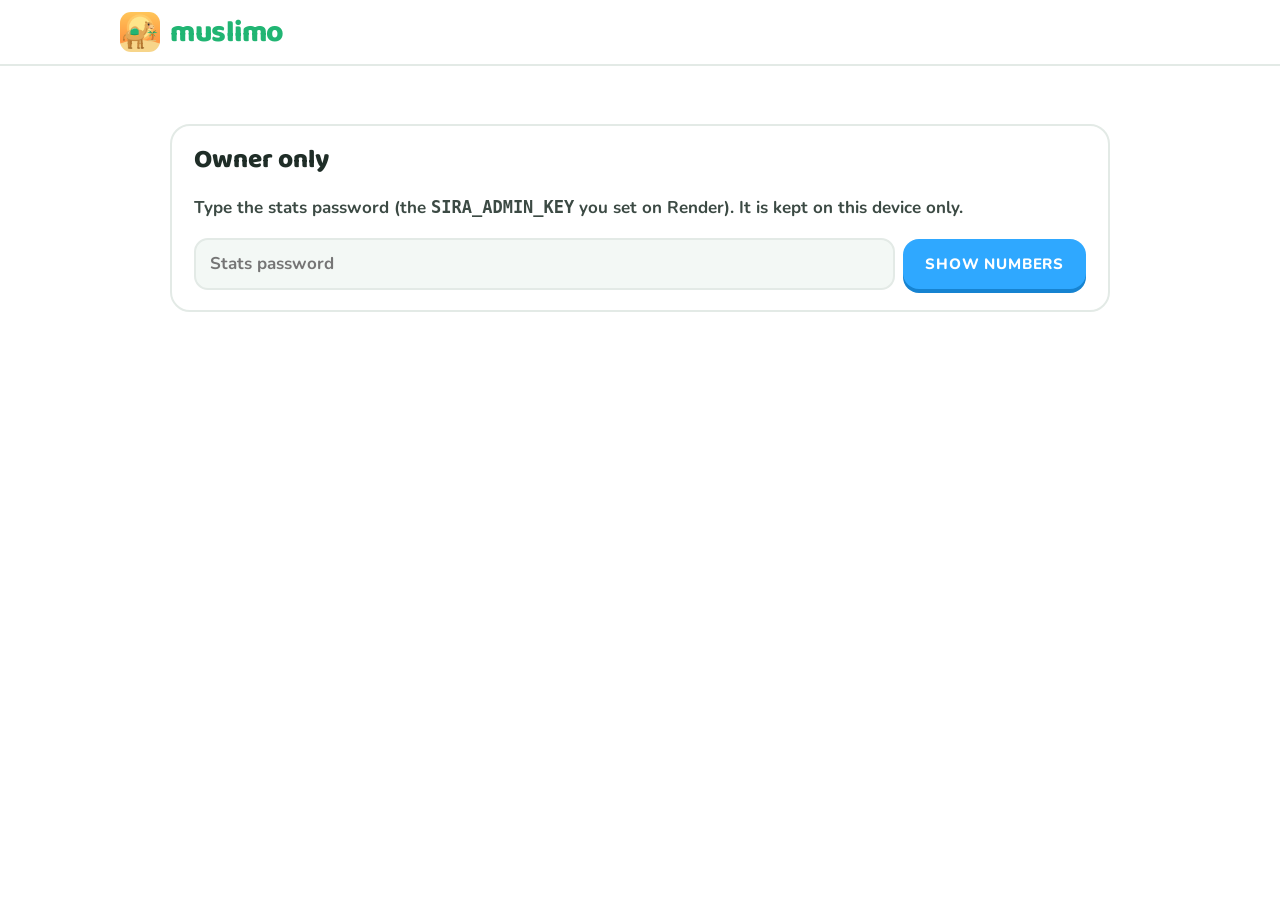
<file: Muslimo/stats.html>
<!doctype html>
<html lang="en">
<head>
  <meta charset="utf-8">
  <meta name="viewport" content="width=device-width, initial-scale=1">
  <meta name="robots" content="noindex, nofollow">
  <title>Muslimo numbers</title>
  <link rel="icon" href="favicon.png">
  <link rel="stylesheet" href="styles.css">
  <style>
    main.page { max-width: 980px; }
    .grid { display: grid; grid-template-columns: repeat(auto-fit, minmax(200px, 1fr)); gap: 12px; margin: 12px 0 24px; }
    .tile { background: var(--surface); border: 1px solid var(--border); border-radius: 14px; padding: 14px 16px; }
    .tile .label { color: var(--muted); font-size: 14px; }
    .tile .value { font-size: 32px; font-weight: 700; line-height: 1.2; font-variant-numeric: tabular-nums; }
    .tile .note { color: var(--muted); font-size: 13px; }
    .row { display: flex; gap: 8px; flex-wrap: wrap; align-items: center; }
    input[type=password], input[type=number] { font: inherit; padding: 8px 10px; border-radius: 10px; border: 1px solid var(--border); background: var(--surface); color: var(--text); }
    input[type=password] { flex: 1; min-width: 220px; }
    input[type=number] { width: 110px; }
    input[type=password], input[type=number] { border: 2px solid var(--line); border-radius: 14px; padding: 10px 14px; background: var(--mist); }
    .tile, .chart { border-width: 2px; border-radius: 18px; }
    .tile .value { font-family: var(--display); font-weight: 800; }
    .status { color: var(--muted); margin: 8px 0; min-height: 1.4em; }
    .status.bad { color: #c0392b; }
    .chart { position: relative; background: var(--surface); border: 1px solid var(--border); border-radius: 14px; padding: 12px 12px 4px; margin-bottom: 8px; }
    .chart svg { display: block; width: 100%; height: 180px; }
    .chart .tip { position: absolute; pointer-events: none; background: var(--text); color: var(--bg); font-size: 13px; padding: 4px 8px; border-radius: 8px; white-space: nowrap; display: none; }
    .chart .axis { font-size: 11px; fill: var(--muted); }
    table { border-collapse: collapse; font-size: 14px; }
    td, th { padding: 2px 10px; text-align: right; border-bottom: 1px solid var(--border); }
    th:first-child, td:first-child { text-align: left; }
    .links a { display: inline-block; margin: 4px 12px 4px 0; }
    .hidden { display: none; }
  </style>
</head>
<body>
  <header class="top">
    <div class="bar">
      <a class="brand" href="./"><img src="icon.png" alt="" width="40" height="40"><span>muslimo</span></a>
      <span id="updated" class="note" style="color:var(--muted);font-size:14px"></span>
    </div>
  </header>
  <main class="page">
    <section id="lock" class="card">
      <h2 style="margin-top:0">Owner only</h2>
      <p>Type the stats password (the <code>SIRA_ADMIN_KEY</code> you set on Render). It is kept on this device only.</p>
      <form id="keyForm" class="row">
        <input id="key" type="password" autocomplete="current-password" placeholder="Stats password" required>
        <button class="btn blue" type="submit">Show numbers</button>
      </form>
    </section>
    <p id="status" class="status"></p>

    <section id="dash" class="hidden">
      <div class="row" style="justify-content:space-between">
        <h2 style="margin:0">Users</h2>
        <div class="row"><button class="btn ghost small" id="refresh">Refresh</button><button class="btn ghost small" id="forget">Forget password</button></div>
      </div>
      <div class="grid" id="userTiles"></div>

      <h3>New accounts per day</h3>
      <div class="chart" id="chartNew"></div>
      <h3>People who did a lesson, per day</h3>
      <div class="chart" id="chartLearners"></div>
      <details><summary>Show as a table</summary><div id="table"></div></details>

      <h2>Money</h2>
      <div class="grid" id="moneyTiles"></div>
      <p class="note" style="color:var(--muted);font-size:14px">Ad money here is a guess: daily learners × $0.01 to $0.03 a day. The exact amount is only in AdMob. Plans show what stores pay out after their 15% cut.</p>

      <h2>Newsletter</h2>
      <div class="grid" id="newsTiles"></div>
      <h3>Newsletter sign-ups per day</h3>
      <div class="chart" id="chartNews"></div>
      <div class="row">
        <button class="btn ghost small" id="newsCsv" type="button">Download the list (for Brevo)</button>
        <button class="btn ghost small" id="newsConfirm" type="button">Send waiting confirm emails</button>
        <button class="btn ghost small" id="newsSync" type="button">Copy everyone into Brevo</button>
      </div>
      <p id="newsStatus" class="status"></p>
      <h2>What we will have</h2>
      <p style="margin-top:0">If new accounts keep coming at the last 14 days' speed, <b id="perDay">0</b> a day:</p>
      <div class="grid" id="futureTiles"></div>
      <div class="card">
        <b>Try a number:</b>
        <div class="row" style="margin-top:6px">With <input id="whatIf" type="number" min="0" step="100" value="1000"> people learning every day, ads would make about <b id="whatIfOut"></b> a month.</div>
      </div>

      <h2>Exact numbers from the stores</h2>
      <p style="margin-top:0">These need your own login, so open them yourself:</p>
      <div class="links">
        <a href="https://apps.admob.com/" target="_blank" rel="noopener">AdMob: real ad money</a>
        <a href="https://play.google.com/console/" target="_blank" rel="noopener">Play Console: Android installs</a>
        <a href="https://appstoreconnect.apple.com/analytics" target="_blank" rel="noopener">App Store Connect: iPhone installs</a>
        <a href="https://appstoreconnect.apple.com/itc/payments_and_financial_reports" target="_blank" rel="noopener">Apple payments</a>
      </div>
      <p class="note" style="color:var(--muted);font-size:14px">Users here are people with a Muslimo account. Someone who uses the app without signing in shows in the store installs but not here.</p>
    </section>
  </main>
  <script>
    const API = "https://muslimo-api.onrender.com/api/admin/stats";
    const NEWS_API = "https://muslimo-api.onrender.com/api/admin/newsletter";
    const KEY_STORE = "muslimo-stats-key";
    const RAMADAN = new Date("2027-02-08T00:00:00Z");
    const $ = (id) => document.getElementById(id);
    const fmt = (n) => Math.round(n).toLocaleString("en-US");
    const usd = (n) => n >= 100 ? "$" + fmt(n) : "$" + n.toFixed(2);
    const range = (pair) => usd(pair[0]) + " to " + usd(pair[1]);
    let rate = [0.01, 0.03];

    function setStatus(text, bad) { $("status").textContent = text; $("status").className = "status" + (bad ? " bad" : ""); }

    function tile(label, value, note) {
      return '<div class="tile"><div class="label">' + label + '</div><div class="value">' + value + '</div>' + (note ? '<div class="note">' + note + '</div>' : "") + "</div>";
    }

    function barChart(el, days, values, unit) {
      const w = 600, h = 180, padL = 28, padB = 20, padT = 8;
      const max = Math.max(1, ...values);
      const step = (w - padL) / values.length;
      const bw = Math.max(2, step - 2);
      const y = (v) => h - padB - (v / max) * (h - padB - padT);
      let svg = '<svg viewBox="0 0 ' + w + " " + h + '" preserveAspectRatio="none" role="img" aria-label="' + unit + ' per day">';
      [0, max].forEach((t) => { svg += '<line x1="' + padL + '" x2="' + w + '" y1="' + y(t) + '" y2="' + y(t) + '" stroke="var(--border)" stroke-width="1"/><text class="axis" x="' + (padL - 4) + '" y="' + (y(t) + 4) + '" text-anchor="end">' + t + "</text>"; });
      values.forEach((v, i) => {
        const x = padL + i * step + 1, top = y(v), hgt = Math.max(0, h - padB - top);
        if (hgt > 0) {
          const r = Math.min(4, bw / 2, hgt);
          svg += '<path d="M' + x + "," + (h - padB) + "V" + (top + r) + "Q" + x + "," + top + " " + (x + r) + "," + top + "H" + (x + bw - r) + "Q" + (x + bw) + "," + top + " " + (x + bw) + "," + (top + r) + "V" + (h - padB) + 'Z" fill="var(--accent)"/>';
        }
        svg += '<rect class="hit" data-i="' + i + '" x="' + (padL + i * step) + '" y="0" width="' + step + '" height="' + h + '" fill="transparent"/>';
      });
      [0, values.length - 1].forEach((i) => { svg += '<text class="axis" x="' + (padL + i * step + step / 2) + '" y="' + (h - 4) + '" text-anchor="' + (i ? "end" : "start") + '">' + days[i].slice(5) + "</text>"; });
      svg += "</svg>";
      el.innerHTML = svg + '<div class="tip"></div>';
      const tip = el.querySelector(".tip");
      el.querySelectorAll(".hit").forEach((hit) => {
        hit.addEventListener("pointerenter", (e) => {
          const i = +hit.dataset.i;
          tip.textContent = days[i] + ": " + values[i] + " " + unit;
          tip.style.display = "block";
          const box = el.getBoundingClientRect(), r = hit.getBoundingClientRect();
          tip.style.left = Math.min(box.width - tip.offsetWidth - 4, Math.max(4, r.left - box.left + r.width / 2 - tip.offsetWidth / 2)) + "px";
          tip.style.top = "4px";
        });
        hit.addEventListener("pointerleave", () => { tip.style.display = "none"; });
      });
    }

    function render(d) {
      const u = d.users, m = d.money, s = d.series;
      rate = m.adRatePerDailyUserUsd || rate;
      $("updated").textContent = "Updated " + new Date(d.generatedAt).toLocaleString();
      $("userTiles").innerHTML =
        tile("Total accounts", fmt(u.total), fmt(u.new.last7) + " new this week, " + fmt(u.new.today) + " today") +
        tile("Opened the app today", fmt(u.active.today), fmt(u.active.last7) + " this week, " + fmt(u.active.last30) + " this month") +
        tile("Did a lesson yesterday", fmt(u.dailyLearnersYesterday), "Average " + u.avgDailyLearners7 + " a day this week") +
        tile("On a 7+ day streak", fmt(u.streak7Plus), fmt(u.lessonsDone) + " lessons finished in all") +
        tile("Joined by invite", fmt(u.invitesUsed), "Signed in with " + Object.entries(u.signInBy).map(([k, v]) => (k === "password" ? "email" : k) + " " + v).join(", "));
      barChart($("chartNew"), s.days, s.newAccounts, "new accounts");
      barChart($("chartLearners"), s.days, s.learners, "learners");
      $("table").innerHTML = "<table><tr><th>Day</th><th>New accounts</th><th>Did a lesson</th></tr>" +
        s.days.map((day, i) => "<tr><td>" + day + "</td><td>" + s.newAccounts[i] + "</td><td>" + s.learners[i] + "</td></tr>").reverse().join("") + "</table>";

      const paid = Object.values(m.paidPlans).reduce((a, b) => a + b, 0);
      $("moneyTiles").innerHTML =
        tile("Ads, per month (guess)", range(m.adsPerMonthUsd), range(m.adsPerDayUsd) + " a day") +
        tile("Paid plans, per month", usd(m.subscriptionsMonthlyUsd), paid ? fmt(paid) + " paying, " + m.freeTrials + " on a free trial" : "Paid plans are not switched on yet") +
        tile("Total, per month (guess)", range([m.adsPerMonthUsd[0] + m.subscriptionsMonthlyUsd, m.adsPerMonthUsd[1] + m.subscriptionsMonthlyUsd]));

      const last14 = s.newAccounts.slice(-15, -1);
      const perDay = last14.reduce((a, b) => a + b, 0) / Math.max(1, last14.length);
      const learnShare = u.total ? u.avgDailyLearners7 / u.total : 0;
      $("perDay").textContent = perDay.toFixed(1);
      const daysTo = (date) => Math.max(0, Math.round((date - Date.now()) / 86400000));
      const future = (label, days) => {
        const total = u.total + perDay * days, learners = total * learnShare;
        return tile(label, fmt(total) + " users", "About " + fmt(learners) + " learning a day, ads " + range([learners * rate[0] * 30, learners * rate[1] * 30]) + " a month");
      };
      $("futureTiles").innerHTML = future("In 30 days", 30) + future("In 90 days", 90) + future("By Ramadan (Feb 8, 2027)", daysTo(RAMADAN)) + future("In 1 year", 365);
      updateWhatIf();
      $("lock").classList.add("hidden");
      $("dash").classList.remove("hidden");
    }

    function updateWhatIf() {
      const n = Math.max(0, +$("whatIf").value || 0);
      $("whatIfOut").textContent = range([n * rate[0] * 30, n * rate[1] * 30]);
    }

    async function load() {
      const key = localStorage.getItem(KEY_STORE);
      if (!key) { $("lock").classList.remove("hidden"); return; }
      // The free server sleeps when nobody uses it and can take up to a minute to wake, so keep trying.
      for (let attempt = 1; attempt <= 6; attempt++) {
        setStatus(attempt === 1 ? "Loading numbers…" : "Waking the server, this can take a minute… (try " + attempt + " of 6)");
        try {
          const res = await fetch(API, { headers: { "X-Admin-Key": key }, cache: "no-store" });
          if (res.status === 401) { localStorage.removeItem(KEY_STORE); $("lock").classList.remove("hidden"); setStatus("That password is not right. Try again.", true); return; }
          if (res.status === 404) { setStatus("The stats are switched off on the server: SIRA_ADMIN_KEY is not set on Render yet, or the new server code is not live.", true); $("lock").classList.remove("hidden"); return; }
          if (!res.ok) throw new Error("Server said " + res.status);
          render(await res.json());
          loadNewsletter(key);
          setStatus("");
          return;
        } catch (err) {
          await new Promise((r) => setTimeout(r, 10000));
        }
      }
      setStatus("Could not reach the server. Check your internet and press Refresh.", true);
    }

    function newsStatus(text, bad) { $("newsStatus").textContent = text; $("newsStatus").className = "status" + (bad ? " bad" : ""); }
    async function loadNewsletter(key) {
      try {
        const res = await fetch(NEWS_API, { headers: { "X-Admin-Key": key }, cache: "no-store" });
        if (!res.ok) { newsStatus("The newsletter numbers are not on the server yet (the new server code is not live).", true); return; }
        const n = await res.json();
        $("newsTiles").innerHTML =
          tile("On the list", fmt(n.subscribed), fmt(n.fromWebsite) + " from the website, " + fmt(n.fromApp) + " from the app") +
          tile("Waiting to confirm", fmt(n.pending), n.waitingForConfirmEmail ? fmt(n.waitingForConfirmEmail) + " still need their confirm email" : "Website sign-ups confirm from an email") +
          tile("Left the list", fmt(n.unsubscribed), n.series ? fmt(n.series.joined.slice(-7).reduce((a, b) => a + b, 0)) + " joined this week" : "") +
          tile("Email service", n.emailServiceConnected ? "Brevo on" : "Not yet", n.emailServiceConnected ? "Confirm emails go out by themselves" : "Add SIRA_BREVO_API_KEY on Render");
        if (n.series) barChart($("chartNews"), n.series.days, n.series.joined, "sign-ups");
        newsStatus("");
      } catch (err) { newsStatus("Could not load the newsletter numbers.", true); }
    }
    async function newsAction(path, done) {
      const key = localStorage.getItem(KEY_STORE);
      newsStatus("Working…");
      try {
        const res = await fetch(NEWS_API + path, { method: "POST", headers: { "X-Admin-Key": key } });
        const body = await res.json().catch(() => ({}));
        if (!res.ok) { newsStatus(body.detail || "Server said " + res.status, true); return; }
        newsStatus(done(body));
        loadNewsletter(key);
      } catch (err) { newsStatus("Could not reach the server.", true); }
    }
    $("newsConfirm").addEventListener("click", () => newsAction("/send-confirmations", (b) => "Sent " + b.sent + " of " + b.tried + " confirm emails."));
    $("newsSync").addEventListener("click", () => newsAction("/sync", (b) => "Copied " + b.copied + " of " + b.tried + " into Brevo."));
    $("newsCsv").addEventListener("click", async () => {
      const key = localStorage.getItem(KEY_STORE);
      try {
        const res = await fetch(NEWS_API + "/export.csv", { headers: { "X-Admin-Key": key }, cache: "no-store" });
        if (!res.ok) { newsStatus("Server said " + res.status, true); return; }
        const url = URL.createObjectURL(await res.blob());
        const a = document.createElement("a");
        a.href = url; a.download = "muslimo-newsletter.csv"; a.click();
        setTimeout(() => URL.revokeObjectURL(url), 1000);
      } catch (err) { newsStatus("Could not reach the server.", true); }
    });
    $("keyForm").addEventListener("submit", (e) => { e.preventDefault(); localStorage.setItem(KEY_STORE, $("key").value.trim()); $("key").value = ""; load(); });
    $("refresh").addEventListener("click", load);
    $("forget").addEventListener("click", () => { localStorage.removeItem(KEY_STORE); location.reload(); });
    $("whatIf").addEventListener("input", updateWhatIf);
    load();
  </script>
</body>
</html>
</file>
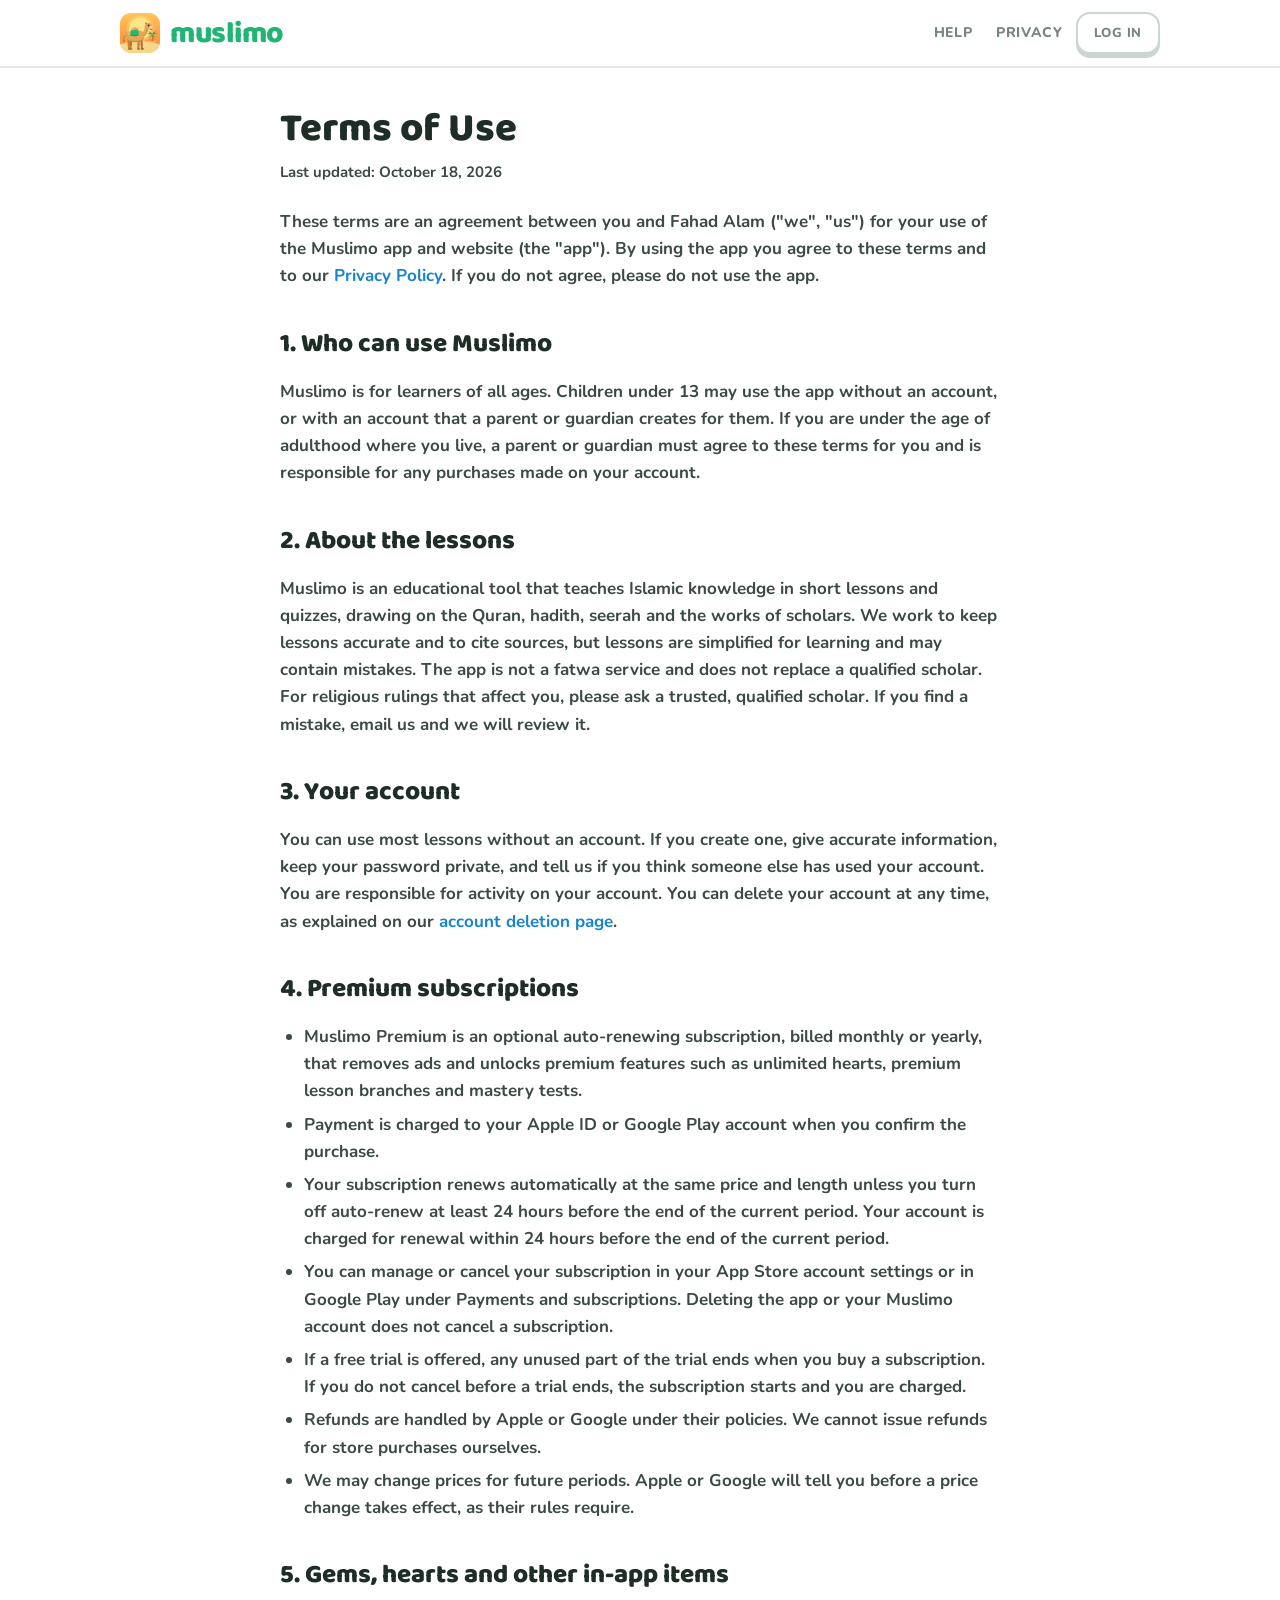
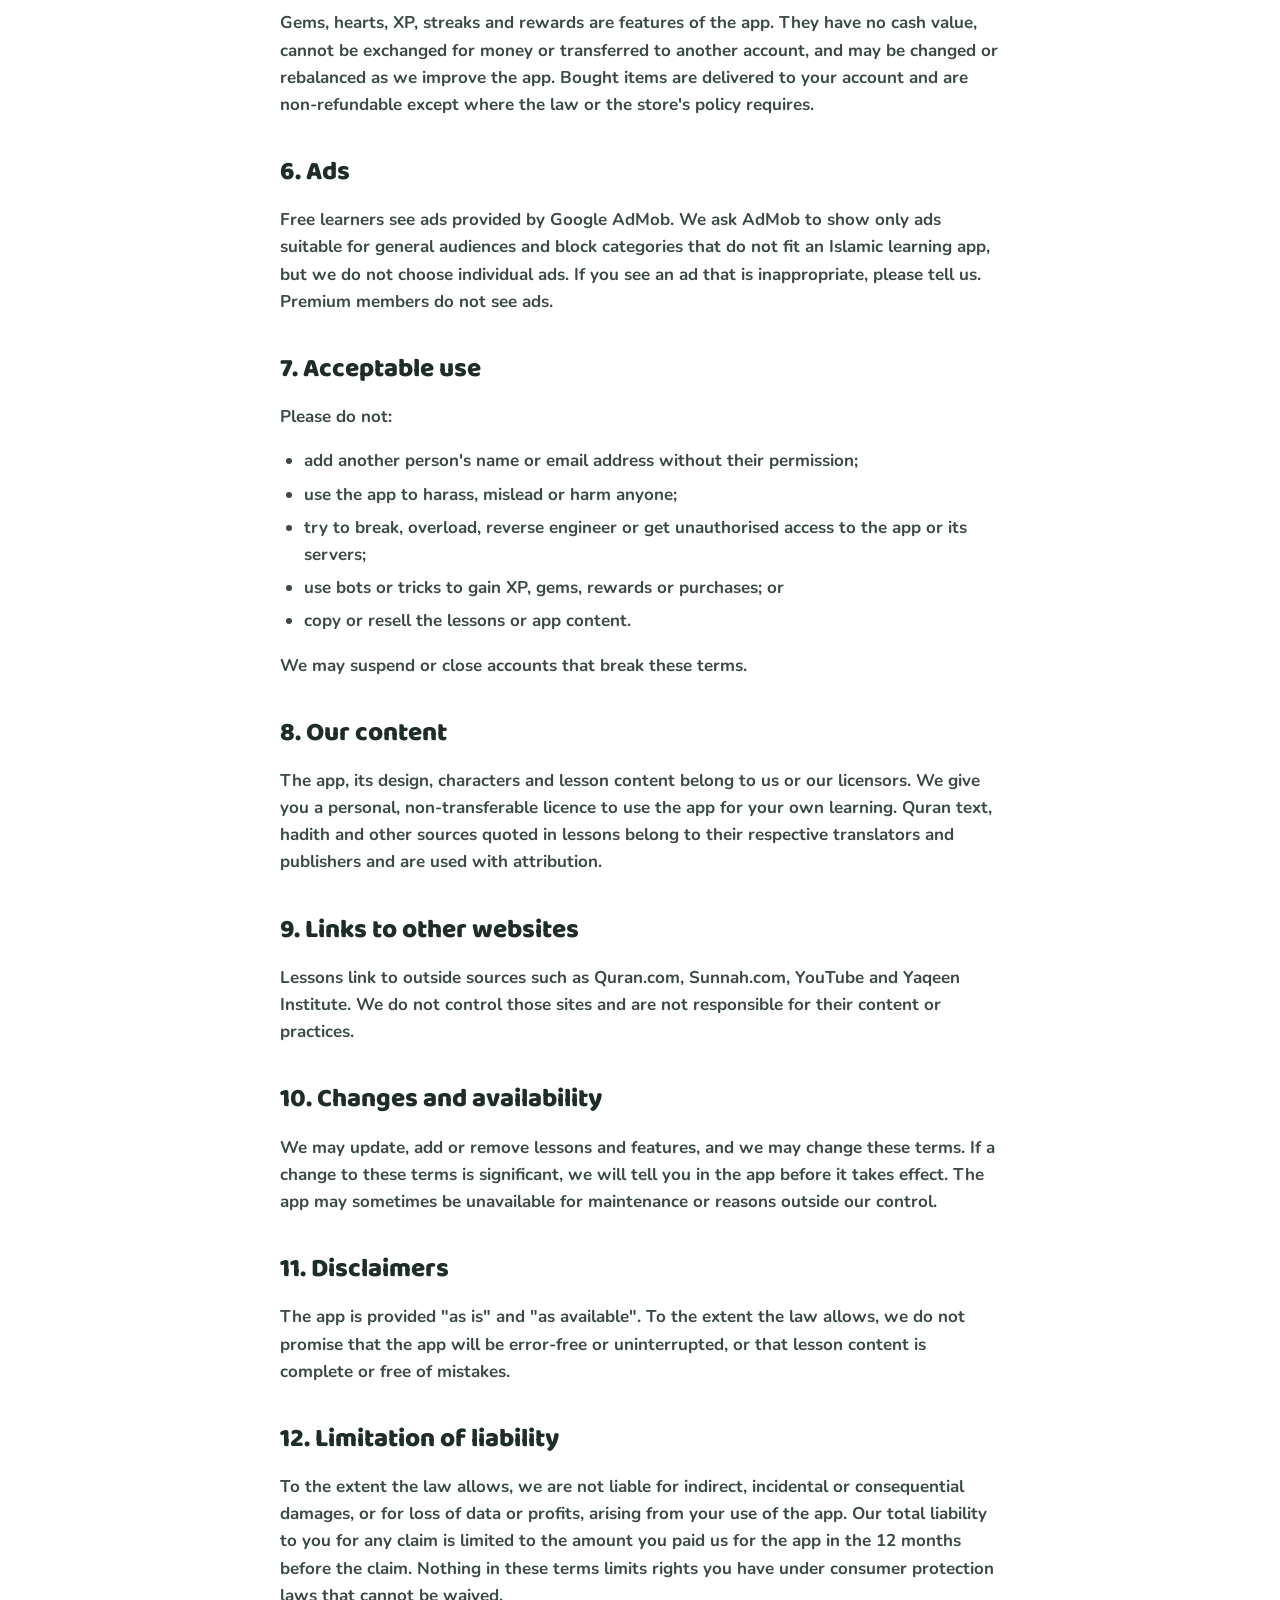
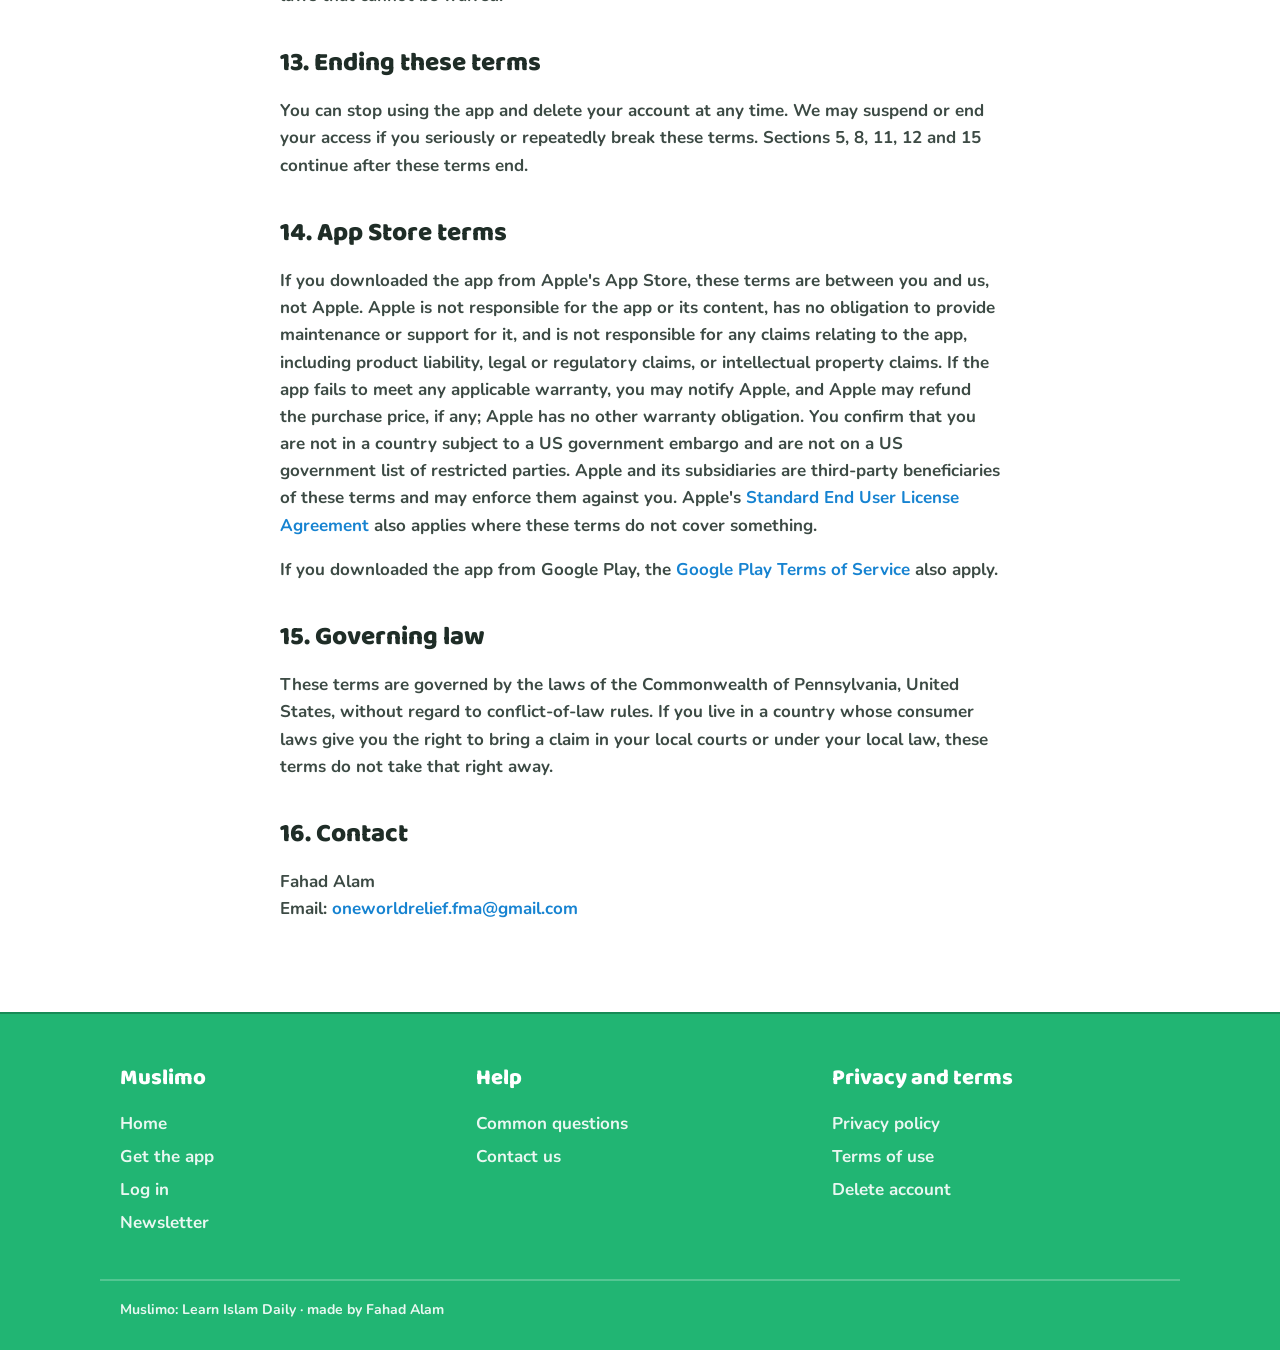
<file: Muslimo/terms.html>
<!doctype html>
<html lang="en">
<head>
  <meta charset="utf-8">
  <meta name="viewport" content="width=device-width, initial-scale=1">
  <title>Muslimo Terms of Use</title>
  <meta name="description" content="The terms that apply when you use the Muslimo app.">
  <link rel="icon" href="favicon.png">
  <link rel="stylesheet" href="styles.css">
</head>
<body>
  <header class="top">
  <div class="bar">
    <a class="brand" href="./"><img src="icon.png" alt="" width="40" height="40"><span>muslimo</span></a>
    <nav class="links" aria-label="Main">
      <a class="hide-sm" href="./#help">Help</a>
      <a class="hide-sm" href="privacy.html">Privacy</a>
      <a href="log-in.html" class="btn ghost small">Log in</a>
    </nav>
  </div>
</header>
  <main class="page">
    <h1>Terms of Use</h1>
    <p class="updated">Last updated: October 18, 2026</p>

    <p>These terms are an agreement between you and Fahad Alam ("we", "us") for your use of the Muslimo app and website (the "app"). By using the app you agree to these terms and to our <a href="privacy.html">Privacy Policy</a>. If you do not agree, please do not use the app.</p>

    <h2>1. Who can use Muslimo</h2>
    <p>Muslimo is for learners of all ages. Children under 13 may use the app without an account, or with an account that a parent or guardian creates for them. If you are under the age of adulthood where you live, a parent or guardian must agree to these terms for you and is responsible for any purchases made on your account.</p>

    <h2>2. About the lessons</h2>
    <p>Muslimo is an educational tool that teaches Islamic knowledge in short lessons and quizzes, drawing on the Quran, hadith, seerah and the works of scholars. We work to keep lessons accurate and to cite sources, but lessons are simplified for learning and may contain mistakes. The app is not a fatwa service and does not replace a qualified scholar. For religious rulings that affect you, please ask a trusted, qualified scholar. If you find a mistake, email us and we will review it.</p>

    <h2>3. Your account</h2>
    <p>You can use most lessons without an account. If you create one, give accurate information, keep your password private, and tell us if you think someone else has used your account. You are responsible for activity on your account. You can delete your account at any time, as explained on our <a href="delete-account.html">account deletion page</a>.</p>

    <h2>4. Premium subscriptions</h2>
    <ul>
      <li>Muslimo Premium is an optional auto-renewing subscription, billed monthly or yearly, that removes ads and unlocks premium features such as unlimited hearts, premium lesson branches and mastery tests.</li>
      <li>Payment is charged to your Apple ID or Google Play account when you confirm the purchase.</li>
      <li>Your subscription renews automatically at the same price and length unless you turn off auto-renew at least 24 hours before the end of the current period. Your account is charged for renewal within 24 hours before the end of the current period.</li>
      <li>You can manage or cancel your subscription in your App Store account settings or in Google Play under Payments and subscriptions. Deleting the app or your Muslimo account does not cancel a subscription.</li>
      <li>If a free trial is offered, any unused part of the trial ends when you buy a subscription. If you do not cancel before a trial ends, the subscription starts and you are charged.</li>
      <li>Refunds are handled by Apple or Google under their policies. We cannot issue refunds for store purchases ourselves.</li>
      <li>We may change prices for future periods. Apple or Google will tell you before a price change takes effect, as their rules require.</li>
    </ul>

    <h2>5. Gems, hearts and other in-app items</h2>
    <p>Gems, hearts, XP, streaks and rewards are features of the app. They have no cash value, cannot be exchanged for money or transferred to another account, and may be changed or rebalanced as we improve the app. Bought items are delivered to your account and are non-refundable except where the law or the store's policy requires.</p>

    <h2>6. Ads</h2>
    <p>Free learners see ads provided by Google AdMob. We ask AdMob to show only ads suitable for general audiences and block categories that do not fit an Islamic learning app, but we do not choose individual ads. If you see an ad that is inappropriate, please tell us. Premium members do not see ads.</p>

    <h2>7. Acceptable use</h2>
    <p>Please do not:</p>
    <ul>
      <li>add another person's name or email address without their permission;</li>
      <li>use the app to harass, mislead or harm anyone;</li>
      <li>try to break, overload, reverse engineer or get unauthorised access to the app or its servers;</li>
      <li>use bots or tricks to gain XP, gems, rewards or purchases; or</li>
      <li>copy or resell the lessons or app content.</li>
    </ul>
    <p>We may suspend or close accounts that break these terms.</p>

    <h2>8. Our content</h2>
    <p>The app, its design, characters and lesson content belong to us or our licensors. We give you a personal, non-transferable licence to use the app for your own learning. Quran text, hadith and other sources quoted in lessons belong to their respective translators and publishers and are used with attribution.</p>

    <h2>9. Links to other websites</h2>
    <p>Lessons link to outside sources such as Quran.com, Sunnah.com, YouTube and Yaqeen Institute. We do not control those sites and are not responsible for their content or practices.</p>

    <h2>10. Changes and availability</h2>
    <p>We may update, add or remove lessons and features, and we may change these terms. If a change to these terms is significant, we will tell you in the app before it takes effect. The app may sometimes be unavailable for maintenance or reasons outside our control.</p>

    <h2>11. Disclaimers</h2>
    <p>The app is provided "as is" and "as available". To the extent the law allows, we do not promise that the app will be error-free or uninterrupted, or that lesson content is complete or free of mistakes.</p>

    <h2>12. Limitation of liability</h2>
    <p>To the extent the law allows, we are not liable for indirect, incidental or consequential damages, or for loss of data or profits, arising from your use of the app. Our total liability to you for any claim is limited to the amount you paid us for the app in the 12 months before the claim. Nothing in these terms limits rights you have under consumer protection laws that cannot be waived.</p>

    <h2>13. Ending these terms</h2>
    <p>You can stop using the app and delete your account at any time. We may suspend or end your access if you seriously or repeatedly break these terms. Sections 5, 8, 11, 12 and 15 continue after these terms end.</p>

    <h2>14. App Store terms</h2>
    <p>If you downloaded the app from Apple's App Store, these terms are between you and us, not Apple. Apple is not responsible for the app or its content, has no obligation to provide maintenance or support for it, and is not responsible for any claims relating to the app, including product liability, legal or regulatory claims, or intellectual property claims. If the app fails to meet any applicable warranty, you may notify Apple, and Apple may refund the purchase price, if any; Apple has no other warranty obligation. You confirm that you are not in a country subject to a US government embargo and are not on a US government list of restricted parties. Apple and its subsidiaries are third-party beneficiaries of these terms and may enforce them against you. Apple's <a href="https://www.apple.com/legal/internet-services/itunes/dev/stdeula/">Standard End User License Agreement</a> also applies where these terms do not cover something.</p>
    <p>If you downloaded the app from Google Play, the <a href="https://play.google.com/about/play-terms/">Google Play Terms of Service</a> also apply.</p>

    <h2>15. Governing law</h2>
    <p>These terms are governed by the laws of the Commonwealth of Pennsylvania, United States, without regard to conflict-of-law rules. If you live in a country whose consumer laws give you the right to bring a claim in your local courts or under your local law, these terms do not take that right away.</p>

    <h2>16. Contact</h2>
    <p>Fahad Alam<br>Email: <a href="mailto:oneworldrelief.fma@gmail.com">oneworldrelief.fma@gmail.com</a></p>
  </main>
  <footer class="site">
  <div class="foot">
    <div>
      <h3>Muslimo</h3>
      <a href="./">Home</a>
      <a href="./#get-app">Get the app</a>
      <a href="log-in.html">Log in</a>
      <a href="newsletter.html">Newsletter</a>
    </div>
    <div>
      <h3>Help</h3>
      <a href="./#help">Common questions</a>
      <a href="mailto:oneworldrelief.fma@gmail.com">Contact us</a>
    </div>
    <div>
      <h3>Privacy and terms</h3>
      <a href="privacy.html">Privacy policy</a>
      <a href="terms.html" aria-current="page">Terms of use</a>
      <a href="delete-account.html">Delete account</a>
    </div>
  </div>
  <div class="foot-base">Muslimo: Learn Islam Daily · made by Fahad Alam</div>
</footer>
</body>
</html>
</file>
<file: Muslimo/styles.css>
/* Muslimo website: big friendly type, chunky buttons that press down, lots of white space.
   Colors and fonts match the app (src/ui/theme.ts). Fonts are served from this site (no third-party requests). */

@font-face {
  font-family: "Nunito";
  font-weight: 700;
  font-display: swap;
  src: url("fonts/Nunito_700Bold.woff2") format("woff2");
}

@font-face {
  font-family: "Nunito";
  font-weight: 800;
  font-display: swap;
  src: url("fonts/Nunito_800ExtraBold.woff2") format("woff2");
}

@font-face {
  font-family: "Baloo Bhaijaan 2";
  font-weight: 800;
  font-display: swap;
  src: url("fonts/BalooBhaijaan2_800ExtraBold.woff2") format("woff2");
}

:root {
  --green: #21b573;
  --green-lip: #178a56;
  --green-ink: #13804c;
  --green-soft: #ddf7e8;
  --blue: #2fa8ff;
  --blue-lip: #1683d1;
  --gold: #ffc21a;
  --flame: #ff8a1f;
  --date: #b5541e;
  --heart: #ff4d5e;
  --ink: #3c4a44;
  --ink-strong: #1f2d27;
  --ink-soft: #77857f;
  --line: #e3eae6;
  --line-lip: #ccd6d1;
  --mist: #f3f8f5;
  --sand: #fff4dc;
  --display: "Baloo Bhaijaan 2", "Nunito", system-ui, sans-serif;

  /* Older names, still used by stats.html and the legal pages. */
  --bg: #ffffff;
  --surface: #ffffff;
  --text: var(--ink);
  --muted: var(--ink-soft);
  --accent: var(--green-ink);
  --accent-soft: var(--green-soft);
  --border: var(--line);
}

* {
  box-sizing: border-box;
}

html {
  scroll-behavior: smooth;
}

body {
  margin: 0;
  background: #fff;
  color: var(--ink);
  font-family: "Nunito", system-ui, -apple-system, "Segoe UI", Roboto, Arial, sans-serif;
  font-weight: 700;
  font-size: 17px;
  line-height: 1.6;
  -webkit-font-smoothing: antialiased;
}

a {
  color: var(--blue-lip);
  text-decoration: none;
}

a:hover {
  text-decoration: underline;
}

img {
  max-width: 100%;
}

:focus-visible {
  outline: 3px solid var(--blue);
  outline-offset: 3px;
  border-radius: 8px;
}

/* ---------- Top bar ---------- */

header.top {
  position: sticky;
  top: 0;
  z-index: 10;
  background: rgba(255, 255, 255, 0.96);
  border-bottom: 2px solid var(--line);
}

.bar {
  max-width: 1080px;
  margin: 0 auto;
  padding: 12px 20px;
  display: flex;
  align-items: center;
  gap: 14px;
  flex-wrap: wrap;
}

.brand {
  display: flex;
  align-items: center;
  gap: 10px;
  margin-right: auto;
  font-family: var(--display);
  font-weight: 800;
  font-size: 30px;
  line-height: 1;
  letter-spacing: -0.5px;
  color: var(--green);
  text-decoration: none;
}

.brand:hover {
  text-decoration: none;
}

.brand img {
  width: 40px;
  height: 40px;
  border-radius: 11px;
}

.brand span {
  padding-top: 6px;
}

nav.links {
  display: flex;
  align-items: center;
  gap: 4px;
  flex-wrap: wrap;
}

nav.links a {
  color: var(--ink-soft);
  font-weight: 800;
  font-size: 14px;
  letter-spacing: 0.6px;
  text-transform: uppercase;
  padding: 8px 10px;
  border-radius: 12px;
}

nav.links a:hover {
  background: var(--mist);
  text-decoration: none;
}

nav.links a[aria-current="page"] {
  color: var(--green-ink);
}

/* ---------- Buttons that press down ---------- */

.btn {
  --face: var(--green);
  --lip: var(--green-lip);
  --label: #fff;
  display: inline-flex;
  align-items: center;
  justify-content: center;
  gap: 8px;
  min-height: 50px;
  padding: 12px 22px;
  border: 0;
  border-radius: 16px;
  background: var(--face);
  color: var(--label);
  box-shadow: 0 4px 0 var(--lip);
  font: inherit;
  font-weight: 800;
  font-size: 15px;
  letter-spacing: 0.8px;
  text-transform: uppercase;
  text-align: center;
  cursor: pointer;
  transition: transform 0.08s ease, box-shadow 0.08s ease, filter 0.15s ease;
  -webkit-tap-highlight-color: transparent;
}

.btn:hover {
  filter: brightness(1.06);
  text-decoration: none;
}

.btn:active {
  transform: translateY(4px);
  box-shadow: 0 0 0 var(--lip);
}

.btn.blue {
  --face: var(--blue);
  --lip: var(--blue-lip);
}

.btn.ghost {
  --face: #fff;
  --lip: var(--line-lip);
  --label: var(--blue-lip);
  border: 2px solid var(--line-lip);
  border-bottom-width: 2px;
}

.btn.small {
  min-height: 42px;
  padding: 8px 16px;
  font-size: 13px;
  border-radius: 14px;
}

.btn.wide {
  width: 100%;
}

.btn[disabled] {
  --face: var(--line);
  --lip: var(--line-lip);
  --label: var(--ink-soft);
  cursor: default;
  filter: none;
}

/* ---------- Home: hero ---------- */

.hero {
  max-width: 1080px;
  margin: 0 auto;
  padding: 48px 20px 56px;
  display: grid;
  grid-template-columns: 1fr 1fr;
  align-items: center;
  gap: 40px;
}

.hero-art {
  width: 100%;
  max-width: 440px;
  justify-self: center;
}

.hero-copy {
  max-width: 440px;
  justify-self: center;
  text-align: center;
}

.hero h1 {
  font-family: var(--display);
  font-weight: 800;
  font-size: 40px;
  line-height: 1.15;
  color: var(--ink-strong);
  margin: 0 0 28px;
}

.hero .actions {
  display: grid;
  gap: 14px;
  max-width: 340px;
  margin: 0 auto;
}

.hero .note {
  color: var(--ink-soft);
  font-size: 15px;
  margin: 18px 0 0;
}

/* The camel gently breathes and the sun glows (switched off for people who prefer less motion). */
.camel-bob {
  animation: bob 3.2s ease-in-out infinite;
  transform-origin: 50% 100%;
}

.camel-head {
  animation: nod 3.2s ease-in-out infinite;
  transform-origin: 255px 150px;
}

.sun-glow {
  animation: glow 4s ease-in-out infinite;
  transform-origin: 200px 170px;
}

.float-a {
  animation: float 4.5s ease-in-out infinite;
}

.float-b {
  animation: float 5.2s ease-in-out -1.5s infinite;
}

.palm-leaves {
  animation: sway 4s ease-in-out infinite;
  transform-origin: 322px 238px;
}

@keyframes bob {
  0%, 100% { transform: translateY(0) scaleY(1); }
  50% { transform: translateY(-3px) scaleY(1.01); }
}

@keyframes nod {
  0%, 100% { transform: rotate(0deg); }
  50% { transform: rotate(-4deg); }
}

@keyframes glow {
  0%, 100% { transform: scale(1); opacity: 1; }
  50% { transform: scale(1.04); opacity: 0.85; }
}

@keyframes float {
  0%, 100% { transform: translateY(0); }
  50% { transform: translateY(-10px); }
}

@keyframes sway {
  0%, 100% { transform: rotate(0deg); }
  50% { transform: rotate(3deg); }
}

@media (prefers-reduced-motion: reduce) {
  html {
    scroll-behavior: auto;
  }
  .camel-bob,
  .camel-head,
  .sun-glow,
  .float-a,
  .float-b,
  .palm-leaves {
    animation: none;
  }
}

/* ---------- Home: topic strip ---------- */

.topics {
  border-top: 2px solid var(--line);
  border-bottom: 2px solid var(--line);
}

.topics ul {
  list-style: none;
  max-width: 1080px;
  margin: 0 auto;
  padding: 14px 20px;
  display: flex;
  gap: 10px;
  overflow-x: auto;
  scrollbar-width: none;
}

.topics ul::-webkit-scrollbar {
  display: none;
}

.topics li {
  flex: none;
  display: flex;
  align-items: center;
  gap: 8px;
  padding: 8px 14px;
  border-radius: 14px;
  color: var(--ink-soft);
  font-weight: 800;
  font-size: 15px;
  letter-spacing: 0.5px;
  text-transform: uppercase;
  white-space: nowrap;
}

.topics .dot {
  width: 26px;
  height: 26px;
  border-radius: 8px;
  box-shadow: inset 0 -3px 0 rgba(0, 0, 0, 0.15);
}

.topics .ar {
  font-family: var(--display);
  text-transform: none;
  letter-spacing: 0;
  color: var(--line-lip);
}

/* ---------- Home: feature rows ---------- */

.feature {
  max-width: 980px;
  margin: 0 auto;
  padding: 72px 20px;
  display: grid;
  grid-template-columns: 1fr 1fr;
  align-items: center;
  gap: 56px;
}

.feature + .feature {
  border-top: 2px solid var(--line);
}

.feature.flip .feature-copy {
  order: 2;
}

.feature h2 {
  font-family: var(--display);
  font-weight: 800;
  font-size: 44px;
  line-height: 1.05;
  color: var(--green);
  margin: 0 0 16px;
}

.feature p {
  color: var(--ink-soft);
  font-size: 18px;
  margin: 0;
}

.phone {
  justify-self: center;
  width: 100%;
  max-width: 280px;
  padding: 10px;
  border-radius: 44px;
  background: #fff;
  border: 2px solid var(--line);
  box-shadow: 0 6px 0 var(--line), 0 24px 48px rgba(31, 45, 39, 0.1);
}

.phone img {
  display: block;
  width: 100%;
  height: auto;
  border-radius: 34px;
}

.pill-row {
  display: flex;
  flex-wrap: wrap;
  gap: 8px;
  margin-top: 18px;
}

.pill {
  padding: 4px 12px;
  border-radius: 999px;
  border: 2px solid var(--line);
  color: var(--ink);
  font-size: 15px;
}

/* ---------- Home: big green "get the app" band ---------- */

.band {
  background: var(--green);
  color: #fff;
  text-align: center;
  padding: 72px 20px 80px;
  position: relative;
  overflow: hidden;
}

.band h2 {
  font-family: var(--display);
  font-weight: 800;
  font-size: 48px;
  line-height: 1.1;
  margin: 0 0 10px;
}

.band p {
  margin: 0 auto 28px;
  max-width: 520px;
  font-size: 18px;
  opacity: 0.95;
}

.stores {
  display: flex;
  justify-content: center;
  flex-wrap: wrap;
  gap: 14px;
}

.store {
  display: flex;
  align-items: center;
  gap: 12px;
  min-width: 230px;
  padding: 12px 20px;
  border-radius: 16px;
  background: #fff;
  color: var(--ink-strong);
  box-shadow: 0 4px 0 var(--green-lip);
  text-align: left;
  line-height: 1.2;
}

a.store {
  text-decoration: none;
}

a.store:hover {
  transform: translateY(-2px);
}

.store svg {
  width: 30px;
  height: 30px;
  flex: none;
}

.store small {
  display: block;
  color: var(--ink-soft);
  font-size: 12px;
  letter-spacing: 0.6px;
  text-transform: uppercase;
}

.store strong {
  font-size: 18px;
  font-weight: 800;
}

.store .soon {
  margin-left: auto;
  padding: 2px 8px;
  border-radius: 8px;
  background: var(--gold);
  color: var(--ink-strong);
  font-size: 11px;
  font-weight: 800;
  letter-spacing: 0.6px;
  text-transform: uppercase;
}

/* ---------- Help / support ---------- */

.help {
  max-width: 760px;
  margin: 0 auto;
  padding: 72px 20px;
}

.help h2,
.page h1 {
  font-family: var(--display);
  font-weight: 800;
  color: var(--ink-strong);
  line-height: 1.15;
}

.help h2 {
  font-size: 38px;
  text-align: center;
  margin: 0 0 8px;
}

.help .lead {
  text-align: center;
  color: var(--ink-soft);
  margin: 0 0 28px;
}

.faq details {
  border: 2px solid var(--line);
  border-radius: 16px;
  margin: 10px 0;
  background: #fff;
}

.faq summary {
  cursor: pointer;
  list-style: none;
  padding: 16px 52px 16px 20px;
  font-weight: 800;
  color: var(--ink-strong);
  position: relative;
}

.faq summary::-webkit-details-marker {
  display: none;
}

.faq summary::after {
  content: "";
  position: absolute;
  right: 22px;
  top: 50%;
  width: 10px;
  height: 10px;
  margin-top: -7px;
  border-right: 3px solid var(--line-lip);
  border-bottom: 3px solid var(--line-lip);
  transform: rotate(45deg);
  transition: transform 0.2s ease;
}

.faq details[open] summary::after {
  transform: rotate(-135deg);
  margin-top: -2px;
}

.faq details p {
  margin: 0;
  padding: 0 20px 18px;
  color: var(--ink-soft);
}

.contact {
  display: flex;
  gap: 18px;
  align-items: center;
  border: 2px solid var(--line);
  border-radius: 20px;
  padding: 20px 22px;
  margin: 0 0 28px;
  background: var(--mist);
}

.contact p {
  margin: 0;
  color: var(--ink-soft);
}

.contact strong {
  color: var(--ink-strong);
  display: block;
  font-size: 19px;
}

.contact .mail-icon {
  flex: none;
  width: 56px;
  height: 56px;
  border-radius: 16px;
  background: var(--blue);
  box-shadow: inset 0 -4px 0 var(--blue-lip);
  display: grid;
  place-items: center;
}

/* ---------- Pages with long text (privacy, terms, delete account, stats) ---------- */

main.page {
  max-width: 760px;
  margin: 0 auto;
  padding: 40px 20px 72px;
}

.page h1 {
  font-size: 40px;
  margin: 0 0 6px;
}

.page h2 {
  font-family: var(--display);
  font-weight: 800;
  font-size: 26px;
  line-height: 1.2;
  color: var(--ink-strong);
  margin: 40px 0 8px;
}

.page h3 {
  font-size: 18px;
  font-weight: 800;
  color: var(--ink-strong);
  margin: 24px 0 4px;
}

.page p,
.page li {
  color: var(--ink);
}

.page ol,
.page ul {
  padding-left: 24px;
}

.page li {
  margin: 6px 0;
}

.page ol.steps {
  list-style: none;
  padding: 0;
  counter-reset: step;
}

.page ol.steps li {
  counter-increment: step;
  position: relative;
  min-height: 36px;
  padding: 4px 0 0 50px;
  margin: 14px 0;
}

.page ol.steps li::before {
  content: counter(step);
  position: absolute;
  left: 0;
  top: 0;
  width: 36px;
  height: 36px;
  border-radius: 50%;
  background: var(--green);
  box-shadow: inset 0 -3px 0 var(--green-lip);
  color: #fff;
  font-weight: 800;
  display: grid;
  place-items: center;
}

.updated {
  color: var(--ink-soft);
  font-size: 15px;
  margin: 0 0 24px;
}

.card {
  background: #fff;
  border: 2px solid var(--line);
  border-radius: 20px;
  padding: 20px 22px;
  margin: 18px 0;
}

.callout {
  background: var(--green-soft);
  border: 2px solid #bfeccf;
  border-radius: 20px;
  padding: 16px 20px;
  margin: 20px 0;
}

.callout.warn {
  background: var(--sand);
  border-color: #ffe1a1;
}

table {
  width: 100%;
  border-collapse: collapse;
  font-size: 15px;
  margin: 12px 0;
}

.table-wrap {
  overflow-x: auto;
  border: 2px solid var(--line);
  border-radius: 16px;
}

.table-wrap table {
  margin: 0;
}

th,
td {
  text-align: left;
  vertical-align: top;
  padding: 10px 12px;
  border-bottom: 2px solid var(--line);
}

tr:last-child td {
  border-bottom: 0;
}

th {
  color: var(--ink-soft);
  font-weight: 800;
  background: var(--mist);
}

/* ---------- Log in ---------- */

body.auth {
  background: #fff;
}

.auth-top {
  max-width: 1080px;
  margin: 0 auto;
  padding: 20px;
  display: flex;
  align-items: center;
  justify-content: space-between;
}

.close {
  width: 44px;
  height: 44px;
  display: grid;
  place-items: center;
  border-radius: 12px;
  color: var(--line-lip);
}

.close:hover {
  background: var(--mist);
}

.auth-box {
  max-width: 400px;
  margin: 0 auto;
  padding: 24px 20px 64px;
  text-align: center;
}

.auth-box h1 {
  font-family: var(--display);
  font-weight: 800;
  font-size: 32px;
  line-height: 1.2;
  color: var(--ink-strong);
  margin: 0 0 22px;
}

.fields {
  border: 2px solid var(--line);
  border-radius: 16px;
  background: var(--mist);
  overflow: hidden;
  margin-bottom: 18px;
  text-align: left;
}

.field {
  position: relative;
  display: flex;
  align-items: center;
}

.field + .field {
  border-top: 2px solid var(--line);
}

.field input {
  width: 100%;
  min-height: 54px;
  padding: 14px 16px;
  border: 0;
  background: transparent;
  color: var(--ink-strong);
  font: inherit;
  font-size: 17px;
}

.field input::placeholder {
  color: #9aa7a1;
}

.field input:focus {
  outline: none;
  background: #fff;
}

.field:focus-within {
  box-shadow: inset 0 0 0 2px var(--blue);
}

.field .inside {
  flex: none;
  margin-right: 14px;
  color: var(--ink-soft);
  font-size: 14px;
  font-weight: 800;
  letter-spacing: 0.6px;
  text-transform: uppercase;
}

.form-error {
  min-height: 1.5em;
  margin: -4px 0 12px;
  color: var(--heart);
  font-size: 15px;
}

.or {
  display: flex;
  align-items: center;
  gap: 14px;
  margin: 26px 0;
  color: var(--ink-soft);
  font-weight: 800;
  letter-spacing: 0.8px;
}

.or::before,
.or::after {
  content: "";
  flex: 1;
  height: 2px;
  background: var(--line);
}

.app-hint {
  display: flex;
  align-items: center;
  gap: 14px;
  padding: 14px 16px;
  border: 2px solid var(--line);
  border-bottom-width: 4px;
  border-radius: 16px;
  text-align: left;
  color: var(--ink-soft);
  font-size: 15px;
  line-height: 1.45;
}

.app-hint img {
  width: 44px;
  height: 44px;
  border-radius: 12px;
  flex: none;
}

.app-hint strong {
  color: var(--ink-strong);
}

.fine {
  margin-top: 28px;
  color: var(--ink-soft);
  font-size: 14px;
  line-height: 1.5;
}

.fine a {
  color: var(--ink-soft);
  text-decoration: underline;
}

/* Signed in: the learner's numbers. */

.avatar {
  width: 96px;
  height: 96px;
  margin: 0 auto 12px;
  border-radius: 50%;
  background: var(--blue);
  box-shadow: inset 0 -6px 0 var(--blue-lip);
  color: #fff;
  font-family: var(--display);
  font-weight: 800;
  font-size: 38px;
  display: grid;
  place-items: center;
}

.handle {
  color: var(--ink-soft);
  margin: -18px 0 22px;
}

.stat-grid {
  display: grid;
  grid-template-columns: repeat(3, 1fr);
  gap: 10px;
  margin-bottom: 22px;
}

.stat {
  border: 2px solid var(--line);
  border-radius: 16px;
  padding: 12px 8px;
}

.stat b {
  display: block;
  font-family: var(--display);
  font-weight: 800;
  font-size: 28px;
  line-height: 1.1;
}

.stat span {
  color: var(--ink-soft);
  font-size: 13px;
}

.stack {
  display: grid;
  gap: 12px;
}

[hidden] {
  display: none !important;
}

/* ---------- Footer ---------- */

footer.site {
  background: var(--green);
  color: #fff;
  border-top: 2px solid var(--green-lip);
}

.foot {
  max-width: 1080px;
  margin: 0 auto;
  padding: 48px 20px 40px;
  display: grid;
  grid-template-columns: repeat(auto-fit, minmax(170px, 1fr));
  gap: 28px;
}

.foot h3 {
  margin: 0 0 10px;
  font-family: var(--display);
  font-weight: 800;
  font-size: 22px;
}

.foot a {
  display: block;
  color: #fff;
  opacity: 0.9;
  padding: 3px 0;
}

.foot a:hover {
  opacity: 1;
}

.foot-base {
  max-width: 1080px;
  margin: 0 auto;
  padding: 18px 20px 28px;
  border-top: 2px solid rgba(255, 255, 255, 0.25);
  font-size: 14px;
  opacity: 0.9;
}

/* ---------- Small screens ---------- */

@media (max-width: 760px) {
  .hero {
    grid-template-columns: 1fr;
    gap: 20px;
    padding-top: 28px;
  }
  .hero-art {
    max-width: 320px;
  }
  .hero h1 {
    font-size: 32px;
  }
  .feature {
    grid-template-columns: 1fr;
    gap: 32px;
    padding: 56px 20px;
    text-align: center;
  }
  .feature.flip .feature-copy {
    order: 0;
  }
  .feature h2 {
    font-size: 36px;
  }
  .pill-row {
    justify-content: center;
  }
  .band h2 {
    font-size: 38px;
  }
  .help h2,
  .page h1 {
    font-size: 32px;
  }
  nav.links .hide-sm {
    display: none;
  }
}

@media (max-width: 400px) {
  .bar {
    padding: 10px 14px;
  }
  .brand {
    font-size: 26px;
  }
  .brand img {
    width: 34px;
    height: 34px;
  }
  .store {
    min-width: 0;
    width: 100%;
  }
  .contact {
    flex-direction: column;
    text-align: center;
  }
}

/* ---------- Newsletter (newsletter.html and the home page box) ---------- */

.news-lead {
  margin: -8px 0 22px;
  color: var(--ink-soft);
  font-size: 17px;
  line-height: 1.5;
}

.news-lead a {
  color: var(--blue-lip);
}

.news-icon {
  font-size: 56px;
  line-height: 1;
  margin-bottom: 12px;
}

.field select {
  width: 100%;
  min-height: 54px;
  padding: 14px 16px;
  border: 0;
  background: transparent;
  color: var(--ink-strong);
  font: inherit;
  font-size: 17px;
}

.field select:focus {
  outline: none;
  background: #fff;
}

.tick {
  display: flex;
  align-items: flex-start;
  gap: 10px;
  margin: 0 0 14px;
  text-align: left;
  color: var(--ink-soft);
  font-size: 15px;
  line-height: 1.45;
  cursor: pointer;
}

.tick input {
  flex: none;
  width: 22px;
  height: 22px;
  margin: 0;
  accent-color: var(--green);
}

.trap {
  position: absolute;
  left: -9999px;
  width: 1px;
  height: 1px;
  opacity: 0;
}

.news {
  max-width: 720px;
  margin: 0 auto;
  padding: 64px 20px;
  text-align: center;
}

.news h2 {
  font-family: var(--display);
  font-weight: 800;
  font-size: 36px;
  line-height: 1.15;
  color: var(--ink-strong);
  margin: 0 0 10px;
}

.news p {
  margin: 0 auto 24px;
  max-width: 520px;
  color: var(--ink-soft);
  font-size: 18px;
  line-height: 1.5;
}
</file>
